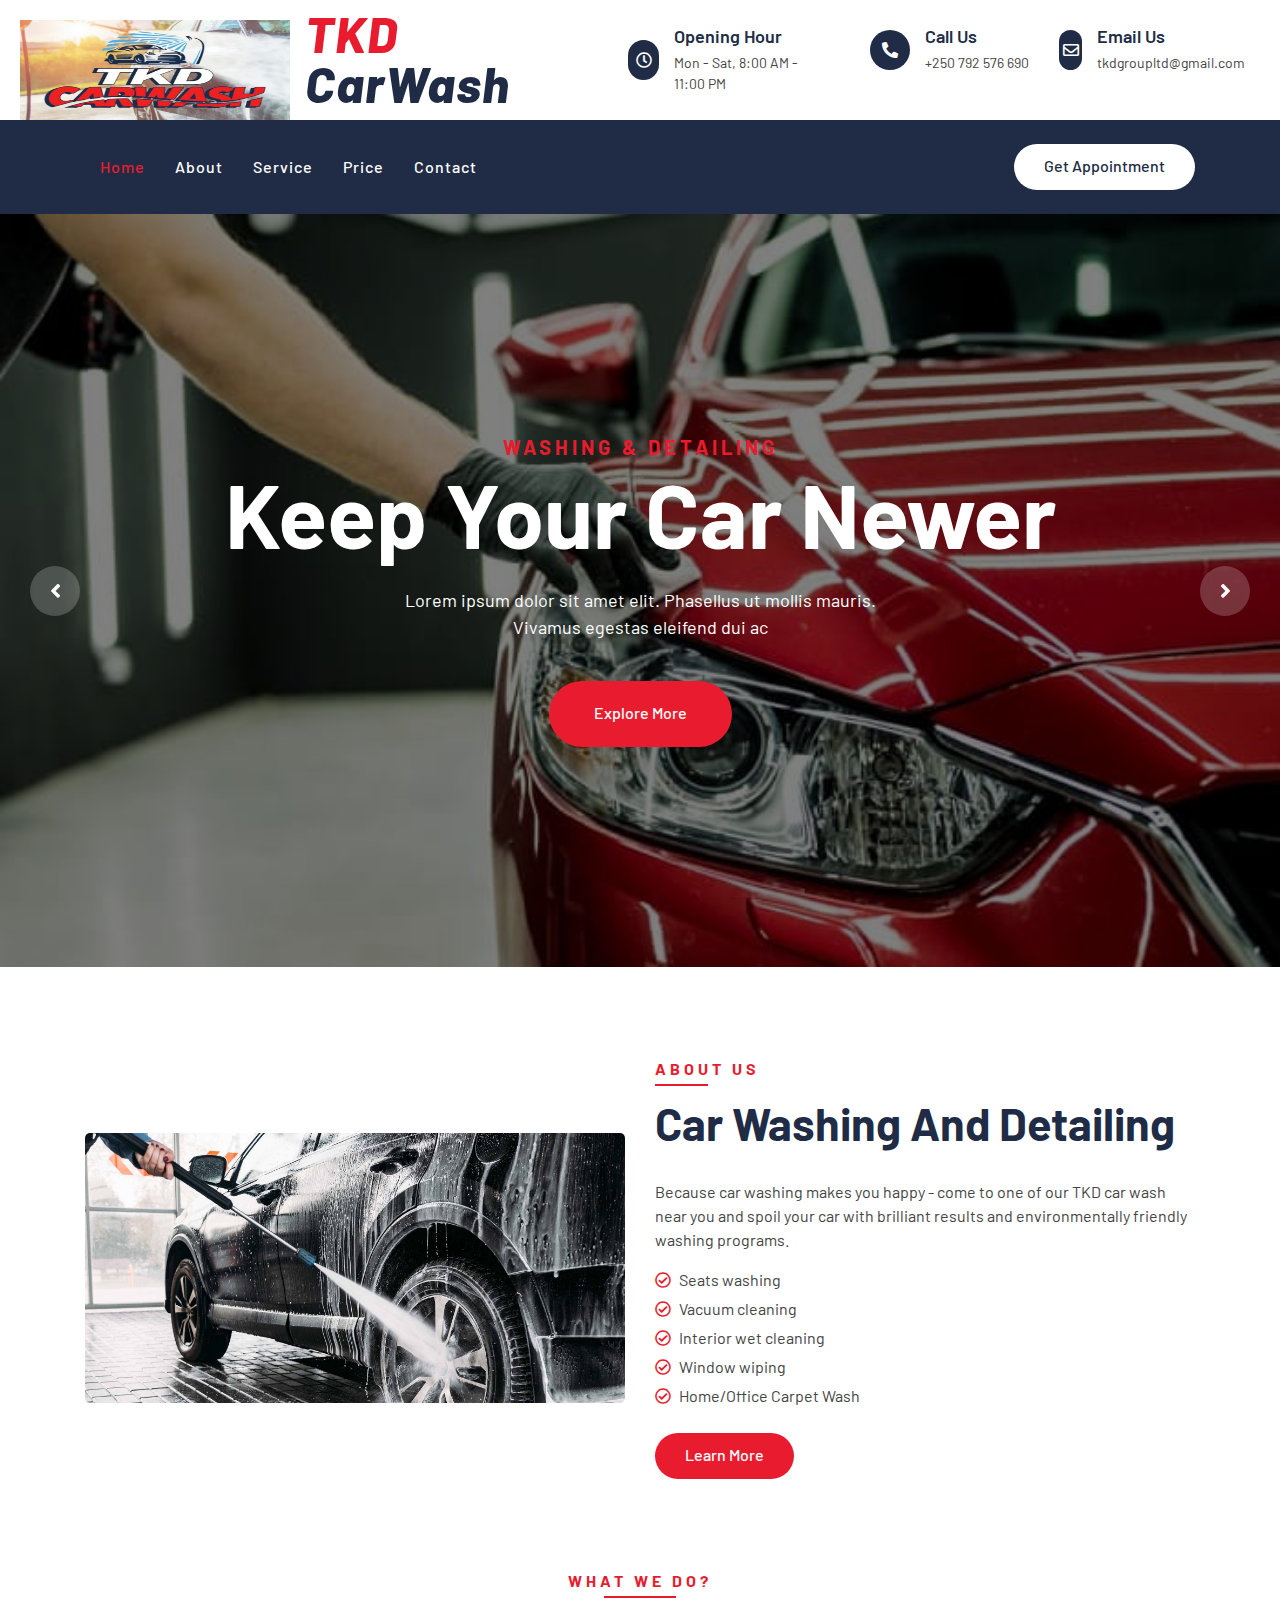
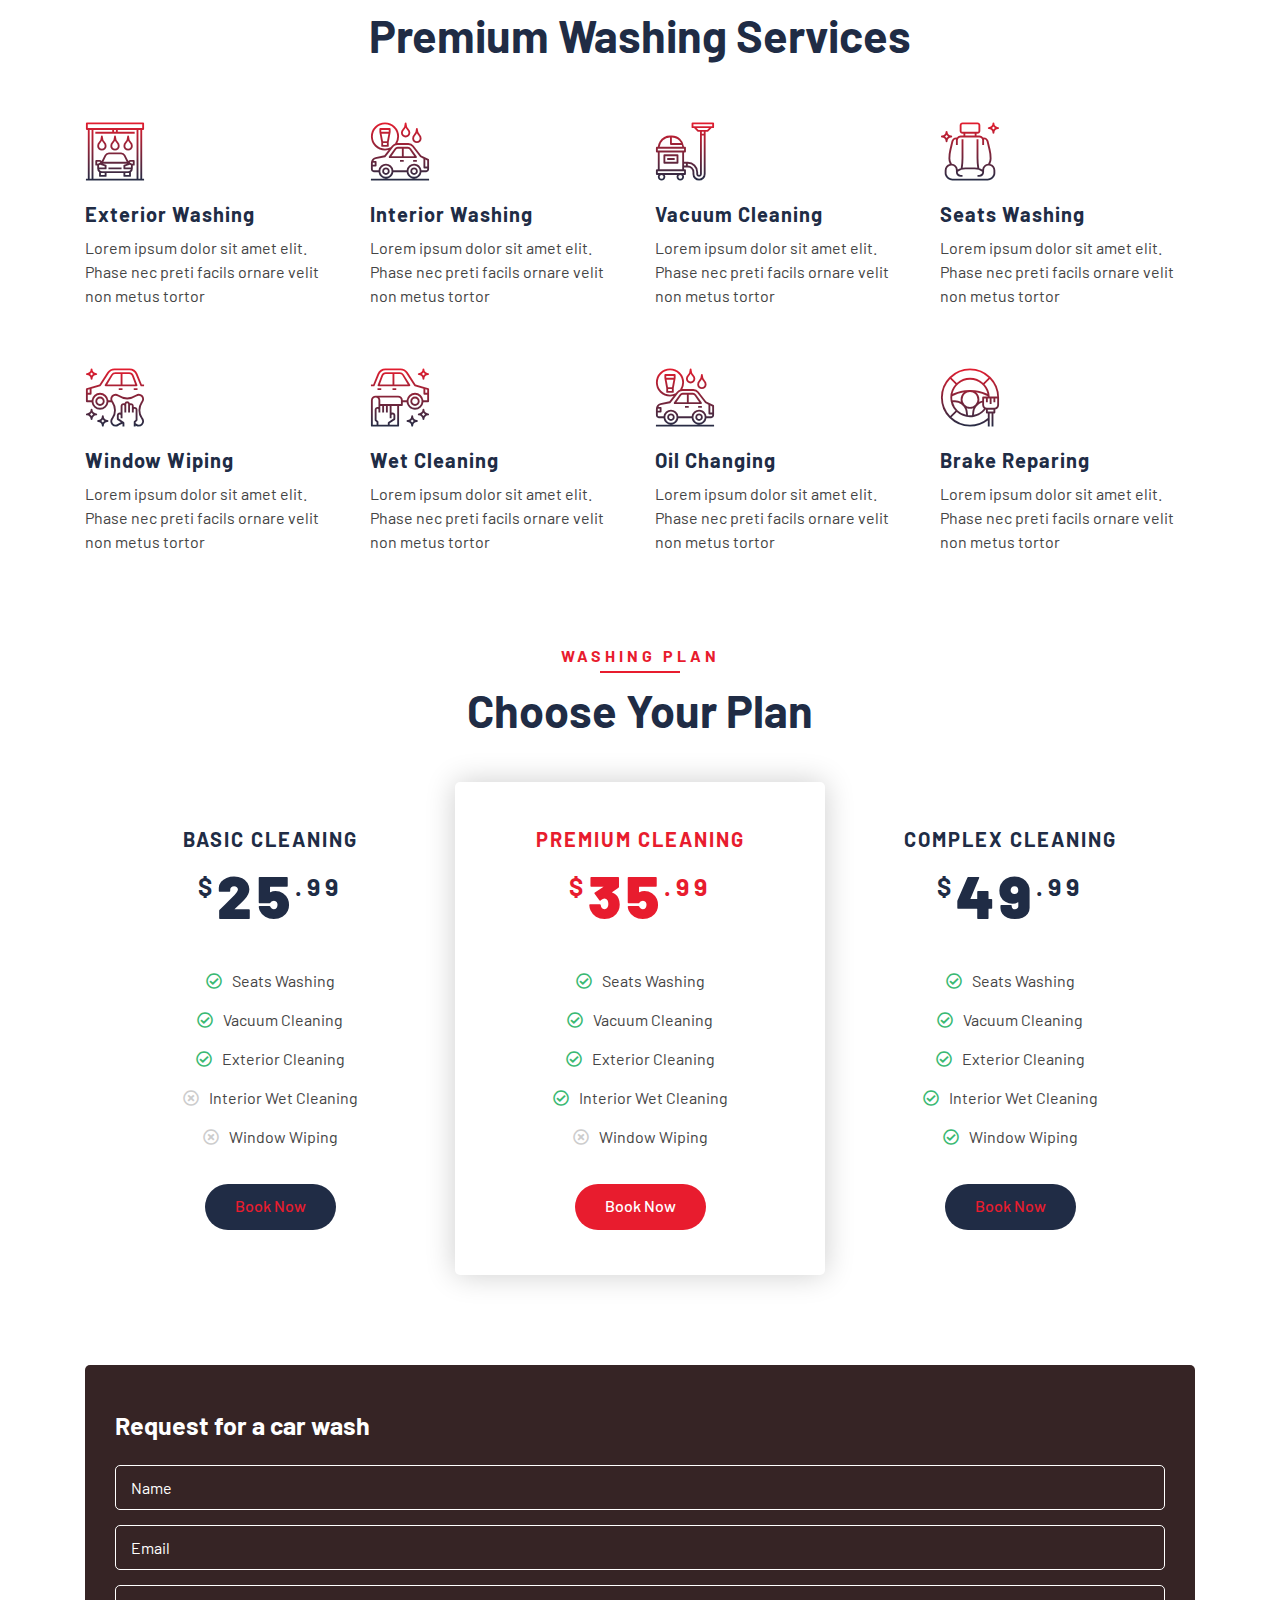
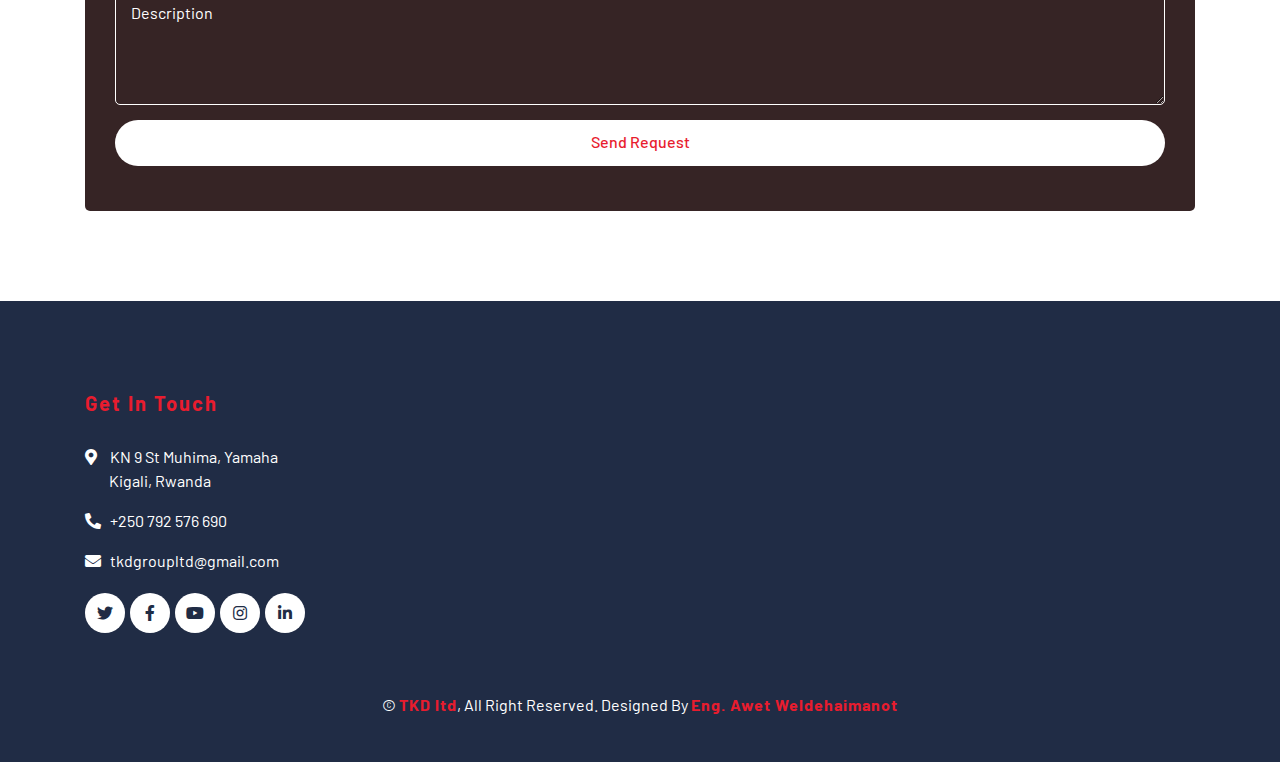
<file: index.html>
<!DOCTYPE html>
<html lang="en">
    <head>
        <meta charset="utf-8">
        <title>TKD - Car Wash</title>
        <meta content="width=device-width, initial-scale=1.0" name="viewport">
        <meta content="Free Website Template" name="keywords">
        <meta content="Free Website Template" name="description">

        <!-- Favicon -->
        <link href="img/favicon.ico" rel="icon">

        <!-- Google Font -->
        <link href="https://fonts.googleapis.com/css2?family=Barlow:wght@400;500;600;700;800;900&display=swap" rel="stylesheet"> 
        
        <!-- CSS Libraries -->
        <link href="https://stackpath.bootstrapcdn.com/bootstrap/4.4.1/css/bootstrap.min.css" rel="stylesheet">
        <link href="https://cdnjs.cloudflare.com/ajax/libs/font-awesome/5.10.0/css/all.min.css" rel="stylesheet">
        <link href="lib/flaticon/font/flaticon.css" rel="stylesheet">
        <link href="lib/animate/animate.min.css" rel="stylesheet">
        <link href="lib/owlcarousel/assets/owl.carousel.min.css" rel="stylesheet">

        <!-- Template Stylesheet -->
        <link href="css/style.css" rel="stylesheet">
    </head>

    <body>
        <!-- Top Bar Start -->
        <p></p>
        <div class="top-bar">
            <a href="index.html">
                <img src="img/logo.png" alt="logo" style="float: left;margin-top: 20px;width: 270px; height: 100px;">
            </a>
            <div class="container">
                <div class="row align-items-center">
                    <div class="col-lg-4 col-md-12">
                        <div class="logo">
                            <a href="index.html">
                                <h1>TKD <span>CarWash</span></h1>
                                <!-- <img src="img/logo2.png" alt="Logo" width="300px"> -->
                            </a>
                        </div>
                    </div>
                    <div class="col-lg-8 col-md-7 d-none d-lg-block">
                        <div class="row">
                            <div class="col-4">
                                <div class="top-bar-item">
                                    <div class="top-bar-icon">
                                        <i class="far fa-clock"></i>
                                    </div>
                                    <div class="top-bar-text">
                                        <h3>Opening Hour</h3>
                                        <p>Mon - Sat, 8:00 AM - 11:00 PM</p>
                                    </div>
                                </div>
                            </div>
                            <div class="col-4">
                                <div class="top-bar-item">
                                    <div class="top-bar-icon">
                                        <i class="fa fa-phone-alt"></i>
                                    </div>
                                    <div class="top-bar-text">
                                        <h3>Call Us</h3>
                                        <p>+250 792 576 690</p>
                                    </div>
                                </div>
                            </div>
                            <div class="col-4">
                                <div class="top-bar-item">
                                    <div class="top-bar-icon">
                                        <i class="far fa-envelope"></i>
                                    </div>
                                    <div class="top-bar-text">
                                        <h3>Email Us</h3>
                                        <p>tkdgroupltd@gmail.com</p>
                                    </div>
                                </div>
                            </div>
                        </div>
                    </div>
                </div>
            </div>
        </div>
        <!-- Top Bar End -->

        <!-- Nav Bar Start -->
        <div class="nav-bar">
            <div class="container">
                <nav class="navbar navbar-expand-lg bg-dark navbar-dark">
                    <a href="#" class="navbar-brand">MENU</a>
                    <button type="button" class="navbar-toggler" data-toggle="collapse" data-target="#navbarCollapse">
                        <span class="navbar-toggler-icon"></span>
                    </button>

                    <div class="collapse navbar-collapse justify-content-between" id="navbarCollapse">
                        <div class="navbar-nav mr-auto">
                            <a href="index.html" class="nav-item nav-link active">Home</a>
                            <a href="about.html" class="nav-item nav-link">About</a>
                            <a href="service.html" class="nav-item nav-link">Service</a>
                            <a href="price.html" class="nav-item nav-link">Price</a>
                            <!-- <a href="location.html" class="nav-item nav-link">Washing Points</a> -->
                            <!-- <div class="nav-item dropdown">
                                <a href="#" class="nav-link dropdown-toggle" data-toggle="dropdown">Pages</a>
                                <div class="dropdown-menu">
                                    <a href="blog.html" class="dropdown-item">Blog Grid</a>
                                    <a href="single.html" class="dropdown-item">Detail Page</a>
                                    <a href="team.html" class="dropdown-item">Team Member</a>
                                    <a href="booking.html" class="dropdown-item">Schedule Booking</a>
                                </div>
                            </div> -->
                            <a href="contact.html" class="nav-item nav-link">Contact</a>
                        </div>
                        <div class="ml-auto">
                            <a class="btn btn-custom" href="#">Get Appointment</a>
                        </div>
                    </div>
                </nav>
            </div>
        </div>
        <!-- Nav Bar End -->


        <!-- Carousel Start -->
        <div class="carousel">
            <div class="container-fluid">
                <div class="owl-carousel">
                    <div class="carousel-item">
                        <div class="carousel-img">
                            <img src="img/clean_car.jpg" alt="Image">
                        </div>
                        <div class="carousel-text">
                            <h3>Washing & Detailing</h3>
                            <h1>Keep your Car Newer</h1>
                            <p>
                                Lorem ipsum dolor sit amet elit. Phasellus ut mollis mauris. Vivamus egestas eleifend dui ac
                            </p>
                            <a class="btn btn-custom" href="">Explore More</a>
                        </div>
                    </div>
                    <div class="carousel-item">
                        <div class="carousel-img">
                            <img src="img/carousel-2.jpg" alt="Image">
                        </div>
                        <div class="carousel-text">
                            <h3>Washing & Detailing</h3>
                            <h1>Quality service for you</h1>
                            <p>
                                Morbi sagittis turpis id suscipit feugiat. Suspendisse eu augue urna. Morbi sagittis orci sodales
                            </p>
                            <a class="btn btn-custom" href="">Explore More</a>
                        </div>
                    </div>
                    <div class="carousel-item">
                        <div class="carousel-img">
                            <img src="img/carousel-3.jpg" alt="Image">
                        </div>
                        <div class="carousel-text">
                            <h3>Washing & Detailing</h3>
                            <h1>Exterior & Interior Washing</h1>
                            <p>
                                Sed ultrices, est eget feugiat accumsan, dui nibh egestas tortor, ut rhoncus nibh ligula euismod quam
                            </p>
                            <a class="btn btn-custom" href="">Explore More</a>
                        </div>
                    </div>
                </div>
            </div>
        </div>
        <!-- Carousel End -->
        

        <!-- About Start -->
        <div class="about">
            <div class="container">
                <div class="row align-items-center">
                    <div class="col-lg-6">
                        <div class="about-img">
                            <img src="img/aboutUs.jpg" alt="Image">
                        </div>
                    </div>
                    <div class="col-lg-6">
                        <div class="section-header text-left">
                            <p>About Us</p>
                            <h2>car washing and detailing</h2>
                        </div>
                        <div class="about-content">
                            <p>
                                Because car washing makes you happy - come to one of our TKD car wash  near you and spoil your car with brilliant results and environmentally friendly washing programs.
                            </p>
                            <ul>
                                <li><i class="far fa-check-circle"></i>Seats washing</li>
                                <li><i class="far fa-check-circle"></i>Vacuum cleaning</li>
                                <li><i class="far fa-check-circle"></i>Interior wet cleaning</li>
                                <li><i class="far fa-check-circle"></i>Window wiping</li>
                                <li><i class="far fa-check-circle"></i>Home/Office Carpet Wash</li>
                            </ul>
                            <a class="btn btn-custom" href="">Learn More</a>
                        </div>
                    </div>
                </div>
            </div>
        </div>
        <!-- About End -->


        <!-- Service Start -->
        <div class="service">
            <div class="container">
                <div class="section-header text-center">
                    <p>What We Do?</p>
                    <h2>Premium Washing Services</h2>
                </div>
                <div class="row">
                    <div class="col-lg-3 col-md-6">
                        <div class="service-item">
                            <i class="flaticon-car-wash-1"></i>
                            <h3>Exterior Washing</h3>
                            <p>Lorem ipsum dolor sit amet elit. Phase nec preti facils ornare velit non metus tortor</p>
                        </div>
                    </div>
                    <div class="col-lg-3 col-md-6">
                        <div class="service-item">
                            <i class="flaticon-car-wash"></i>
                            <h3>Interior Washing</h3>
                            <p>Lorem ipsum dolor sit amet elit. Phase nec preti facils ornare velit non metus tortor</p>
                        </div>
                    </div>
                    <div class="col-lg-3 col-md-6">
                        <div class="service-item">
                            <i class="flaticon-vacuum-cleaner"></i>
                            <h3>Vacuum Cleaning</h3>
                            <p>Lorem ipsum dolor sit amet elit. Phase nec preti facils ornare velit non metus tortor</p>
                        </div>
                    </div>
                    <div class="col-lg-3 col-md-6">
                        <div class="service-item">
                            <i class="flaticon-seat"></i>
                            <h3>Seats Washing</h3>
                            <p>Lorem ipsum dolor sit amet elit. Phase nec preti facils ornare velit non metus tortor</p>
                        </div>
                    </div>
                    <div class="col-lg-3 col-md-6">
                        <div class="service-item">
                            <i class="flaticon-car-service"></i>
                            <h3>Window Wiping</h3>
                            <p>Lorem ipsum dolor sit amet elit. Phase nec preti facils ornare velit non metus tortor</p>
                        </div>
                    </div>
                    <div class="col-lg-3 col-md-6">
                        <div class="service-item">
                            <i class="flaticon-car-service-2"></i>
                            <h3>Wet Cleaning</h3>
                            <p>Lorem ipsum dolor sit amet elit. Phase nec preti facils ornare velit non metus tortor</p>
                        </div>
                    </div>
                    <div class="col-lg-3 col-md-6">
                        <div class="service-item">
                            <i class="flaticon-car-wash"></i>
                            <h3>Oil Changing</h3>
                            <p>Lorem ipsum dolor sit amet elit. Phase nec preti facils ornare velit non metus tortor</p>
                        </div>
                    </div>
                    <div class="col-lg-3 col-md-6">
                        <div class="service-item">
                            <i class="flaticon-brush-1"></i>
                            <h3>Brake Reparing</h3>
                            <p>Lorem ipsum dolor sit amet elit. Phase nec preti facils ornare velit non metus tortor</p>
                        </div>
                    </div>
                </div>
            </div>
        </div>
        <!-- Service End -->
        
        
        <!-- Facts Start -->
        <!-- <div class="facts" data-parallax="scroll" data-image-src="img/facts.jpg">
            <div class="container">
                <div class="row">
                    <div class="col-lg-3 col-md-6">
                        <div class="facts-item">
                            <i class="fa fa-map-marker-alt"></i>
                            <div class="facts-text">
                                <h3 data-toggle="counter-up">25</h3>
                                <p>Service Points</p>
                            </div>
                        </div>
                    </div>
                    <div class="col-lg-3 col-md-6">
                        <div class="facts-item">
                            <i class="fa fa-user"></i>
                            <div class="facts-text">
                                <h3 data-toggle="counter-up">350</h3>
                                <p>Engineers & Workers</p>
                            </div>
                        </div>
                    </div>
                    <div class="col-lg-3 col-md-6">
                        <div class="facts-item">
                            <i class="fa fa-users"></i>
                            <div class="facts-text">
                                <h3 data-toggle="counter-up">1500</h3>
                                <p>Happy Clients</p>
                            </div>
                        </div>
                    </div>
                    <div class="col-lg-3 col-md-6">
                        <div class="facts-item">
                            <i class="fa fa-check"></i>
                            <div class="facts-text">
                                <h3 data-toggle="counter-up">5000</h3>
                                <p>Projects Completed</p>
                            </div>
                        </div>
                    </div>
                </div>
            </div>
        </div> -->
        <!-- Facts End -->
        
        
        <!-- Price Start -->
        <div class="price">
            <div class="container">
                <div class="section-header text-center">
                    <p>Washing Plan</p>
                    <h2>Choose Your Plan</h2>
                </div>
                <div class="row">
                    <div class="col-md-4">
                        <div class="price-item">
                            <div class="price-header">
                                <h3>Basic Cleaning</h3>
                                <h2><span>$</span><strong>25</strong><span>.99</span></h2>
                            </div>
                            <div class="price-body">
                                <ul>
                                    <li><i class="far fa-check-circle"></i>Seats Washing</li>
                                    <li><i class="far fa-check-circle"></i>Vacuum Cleaning</li>
                                    <li><i class="far fa-check-circle"></i>Exterior Cleaning</li>
                                    <li><i class="far fa-times-circle"></i>Interior Wet Cleaning</li>
                                    <li><i class="far fa-times-circle"></i>Window Wiping</li>
                                </ul>
                            </div>
                            <div class="price-footer">
                                <a class="btn btn-custom" href="">Book Now</a>
                            </div>
                        </div>
                    </div>
                    <div class="col-md-4">
                        <div class="price-item featured-item">
                            <div class="price-header">
                                <h3>Premium Cleaning</h3>
                                <h2><span>$</span><strong>35</strong><span>.99</span></h2>
                            </div>
                            <div class="price-body">
                                <ul>
                                    <li><i class="far fa-check-circle"></i>Seats Washing</li>
                                    <li><i class="far fa-check-circle"></i>Vacuum Cleaning</li>
                                    <li><i class="far fa-check-circle"></i>Exterior Cleaning</li>
                                    <li><i class="far fa-check-circle"></i>Interior Wet Cleaning</li>
                                    <li><i class="far fa-times-circle"></i>Window Wiping</li>
                                </ul>
                            </div>
                            <div class="price-footer">
                                <a class="btn btn-custom" href="">Book Now</a>
                            </div>
                        </div>
                    </div>
                    <div class="col-md-4">
                        <div class="price-item">
                            <div class="price-header">
                                <h3>Complex Cleaning</h3>
                                <h2><span>$</span><strong>49</strong><span>.99</span></h2>
                            </div>
                            <div class="price-body">
                                <ul>
                                    <li><i class="far fa-check-circle"></i>Seats Washing</li>
                                    <li><i class="far fa-check-circle"></i>Vacuum Cleaning</li>
                                    <li><i class="far fa-check-circle"></i>Exterior Cleaning</li>
                                    <li><i class="far fa-check-circle"></i>Interior Wet Cleaning</li>
                                    <li><i class="far fa-check-circle"></i>Window Wiping</li>
                                </ul>
                            </div>
                            <div class="price-footer">
                                <a class="btn btn-custom" href="">Book Now</a>
                            </div>
                        </div>
                    </div>
                </div>
            </div>
        </div>
        <!-- Price End -->
        
        
        <!-- Location Start -->
        <div class="location">
            <div class="container" style="align-items: center;">
                    <div class="row-md-6">

                        <div class="location-form" >
                            <h3>Request for a car wash</h3>
                            <form>
                                <div class="control-group">
                                    <input type="text" class="form-control" placeholder="Name" required="required" />
                                </div>
                                <div class="control-group">
                                    <input type="email" class="form-control" placeholder="Email" required="required" />
                                </div>
                                <div class="control-group">
                                    <textarea class="form-control" placeholder="Description" required="required"></textarea>
                                </div>
                                <div>
                                    <button class="btn btn-custom" type="submit">Send Request</button>
                                </div>
                            </form>
                        </div>
                    </center>
                    </div>
                </div>
            </div>
        </div>
        <!-- Location End -->


        <!-- Team Start -->
        <!-- <div class="team">
            <div class="container">
                <div class="section-header text-center">
                    <p>Meet Our Team</p>
                    <h2>Our Engineers & Workers</h2>
                </div>
                <div class="row">
                    <div class="col-lg-3 col-md-6">
                        <div class="team-item">
                            <div class="team-img">
                                <img src="img/team-1.jpg" alt="Team Image">
                            </div>
                            <div class="team-text">
                                <h2>Donald John</h2>
                                <p>Engineer</p>
                                <div class="team-social">
                                    <a href=""><i class="fab fa-twitter"></i></a>
                                    <a href=""><i class="fab fa-facebook-f"></i></a>
                                    <a href=""><i class="fab fa-linkedin-in"></i></a>
                                    <a href=""><i class="fab fa-instagram"></i></a>
                                </div>
                            </div>
                        </div>
                    </div>
                    <div class="col-lg-3 col-md-6">
                        <div class="team-item">
                            <div class="team-img">
                                <img src="img/team-2.jpg" alt="Team Image">
                            </div>
                            <div class="team-text">
                                <h2>Adam Phillips</h2>
                                <p>Engineer</p>
                                <div class="team-social">
                                    <a href=""><i class="fab fa-twitter"></i></a>
                                    <a href=""><i class="fab fa-facebook-f"></i></a>
                                    <a href=""><i class="fab fa-linkedin-in"></i></a>
                                    <a href=""><i class="fab fa-instagram"></i></a>
                                </div>
                            </div>
                        </div>
                    </div>
                    <div class="col-lg-3 col-md-6">
                        <div class="team-item">
                            <div class="team-img">
                                <img src="img/team-3.jpg" alt="Team Image">
                            </div>
                            <div class="team-text">
                                <h2>Thomas Olsen</h2>
                                <p>Worker</p>
                                <div class="team-social">
                                    <a href=""><i class="fab fa-twitter"></i></a>
                                    <a href=""><i class="fab fa-facebook-f"></i></a>
                                    <a href=""><i class="fab fa-linkedin-in"></i></a>
                                    <a href=""><i class="fab fa-instagram"></i></a>
                                </div>
                            </div>
                        </div>
                    </div>
                    <div class="col-lg-3 col-md-6">
                        <div class="team-item">
                            <div class="team-img">
                                <img src="img/team-4.jpg" alt="Team Image">
                            </div>
                            <div class="team-text">
                                <h2>James Alien</h2>
                                <p>Worker</p>
                                <div class="team-social">
                                    <a href=""><i class="fab fa-twitter"></i></a>
                                    <a href=""><i class="fab fa-facebook-f"></i></a>
                                    <a href=""><i class="fab fa-linkedin-in"></i></a>
                                    <a href=""><i class="fab fa-instagram"></i></a>
                                </div>
                            </div>
                        </div>
                    </div>
                </div>
            </div>
        </div> -->
        <!-- Team End -->
        
        
        <!-- Testimonial Start -->
        <!-- <div class="testimonial">
            <div class="container">
                <div class="section-header text-center">
                    <p>Testimonial</p>
                    <h2>What our clients say</h2>
                </div>
                <div class="owl-carousel testimonials-carousel">
                    <div class="testimonial-item">
                        <img src="img/testimonial-1.jpg" alt="Image">
                        <div class="testimonial-text">
                            <h3>Client Name</h3>
                            <h4>Profession</h4>
                            <p>
                                Lorem ipsum dolor sit amet elit. Phasel preti mi facilis ornare velit non vulputa. Aliqu metus tortor auctor gravid
                            </p>
                        </div>
                    </div>
                    <div class="testimonial-item">
                        <img src="img/testimonial-2.jpg" alt="Image">
                        <div class="testimonial-text">
                            <h3>Client Name</h3>
                            <h4>Profession</h4>
                            <p>
                                Lorem ipsum dolor sit amet elit. Phasel preti mi facilis ornare velit non vulputa. Aliqu metus tortor auctor gravid
                            </p>
                        </div>
                    </div>
                    <div class="testimonial-item">
                        <img src="img/testimonial-3.jpg" alt="Image">
                        <div class="testimonial-text">
                            <h3>Client Name</h3>
                            <h4>Profession</h4>
                            <p>
                                Lorem ipsum dolor sit amet elit. Phasel preti mi facilis ornare velit non vulputa. Aliqu metus tortor auctor gravid
                            </p>
                        </div>
                    </div>
                    <div class="testimonial-item">
                        <img src="img/testimonial-4.jpg" alt="Image">
                        <div class="testimonial-text">
                            <h3>Client Name</h3>
                            <h4>Profession</h4>
                            <p>
                                Lorem ipsum dolor sit amet elit. Phasel preti mi facilis ornare velit non vulputa. Aliqu metus tortor auctor gravid
                            </p>
                        </div>
                    </div>
                </div>
            </div>
        </div> -->
        <!-- Testimonial End -->


        <!-- Blog Start -->
        <!-- <div class="blog">
            <div class="container">
                <div class="section-header text-center">
                    <p>Our Blog</p>
                    <h2>Latest news & articles</h2>
                </div>
                <div class="row">
                    <div class="col-lg-4">
                        <div class="blog-item">
                            <div class="blog-img">
                                <img src="img/blog-1.jpg" alt="Image">
                                <div class="meta-date">
                                    <span>01</span>
                                    <strong>Jan</strong>
                                    <span>2045</span>
                                </div>
                            </div>
                            <div class="blog-text">
                                <h3><a href="#">Lorem ipsum dolor sit amet</a></h3>
                                <p>
                                    Lorem ipsum dolor sit amet elit. Pellent iaculis blandit lorem, quis convall diam eleife. Nam in arcu sit amet massa ferment quis enim. Nunc  augue velit metus congue eget semper
                                </p>
                            </div>
                            <div class="blog-meta">
                                <p><i class="fa fa-user"></i><a href="">Admin</a></p>
                                <p><i class="fa fa-folder"></i><a href="">Web Design</a></p>
                                <p><i class="fa fa-comments"></i><a href="">15 Comments</a></p>
                            </div>
                        </div>
                    </div>
                    <div class="col-lg-4">
                        <div class="blog-item">
                            <div class="blog-img">
                                <img src="img/blog-2.jpg" alt="Image">
                                <div class="meta-date">
                                    <span>01</span>
                                    <strong>Jan</strong>
                                    <span>2045</span>
                                </div>
                            </div>
                            <div class="blog-text">
                                <h3><a href="#">Lorem ipsum dolor sit amet</a></h3>
                                <p>
                                    Lorem ipsum dolor sit amet elit. Pellent iaculis blandit lorem, quis convall diam eleife. Nam in arcu sit amet massa ferment quis enim. Nunc  augue velit metus congue eget semper
                                </p>
                            </div>
                            <div class="blog-meta">
                                <p><i class="fa fa-user"></i><a href="">Admin</a></p>
                                <p><i class="fa fa-folder"></i><a href="">Web Design</a></p>
                                <p><i class="fa fa-comments"></i><a href="">15 Comments</a></p>
                            </div>
                        </div>
                    </div>
                    <div class="col-lg-4">
                        <div class="blog-item">
                            <div class="blog-img">
                                <img src="img/blog-3.jpg" alt="Image">
                                <div class="meta-date">
                                    <span>01</span>
                                    <strong>Jan</strong>
                                    <span>2045</span>
                                </div>
                            </div>
                            <div class="blog-text">
                                <h3><a href="#">Lorem ipsum dolor sit amet</a></h3>
                                <p>
                                    Lorem ipsum dolor sit amet elit. Pellent iaculis blandit lorem, quis convall diam eleife. Nam in arcu sit amet massa ferment quis enim. Nunc  augue velit metus congue eget semper
                                </p>
                            </div>
                            <div class="blog-meta">
                                <p><i class="fa fa-user"></i><a href="">Admin</a></p>
                                <p><i class="fa fa-folder"></i><a href="">Web Design</a></p>
                                <p><i class="fa fa-comments"></i><a href="">15 Comments</a></p>
                            </div>
                        </div>
                    </div>
                </div>
            </div>
        </div> -->
        <!-- Blog End -->


        <!-- Footer Start -->
        <div class="footer">
            <div class="container">
                <div class="row">
                    <div class="col-lg-3 col-md-6">
                        <div class="footer-contact">
                            <h2>Get In Touch</h2>
                            <p><i class="fa fa-map-marker-alt"></i>KN 9 St Muhima, Yamaha<br> &nbsp;&nbsp;&nbsp;&nbsp;&nbsp;&nbsp;&nbsp;&nbsp;Kigali, Rwanda</p>
                            <p><i class="fa fa-phone-alt"></i>+250 792 576 690</p>
                            <p><i class="fa fa-envelope"></i>tkdgroupltd@gmail.com</p>
                            <div class="footer-social">
                                <a class="btn" href=""><i class="fab fa-twitter"></i></a>
                                <a class="btn" href=""><i class="fab fa-facebook-f"></i></a>
                                <a class="btn" href=""><i class="fab fa-youtube"></i></a>
                                <a class="btn" href=""><i class="fab fa-instagram"></i></a>
                                <a class="btn" href=""><i class="fab fa-linkedin-in"></i></a>
                            </div>
                        </div>
                    </div>
                    <!-- <div class="col-lg-3 col-md-6">
                        <div class="footer-link">
                            <h2>Popular Links</h2>
                            <a href="">About Us</a>
                            <a href="">Contact Us</a>
                            <a href="">Our Service</a>
                            <a href="">Service Points</a>
                            <a href="">Pricing Plan</a>
                        </div>
                    </div>
                    <div class="col-lg-3 col-md-6">
                        <div class="footer-link">
                            <h2>Useful Links</h2>
                            <a href="">Terms of use</a>
                            <a href="">Privacy policy</a>
                            <a href="">Cookies</a>
                            <a href="">Help</a>
                            <a href="">FQAs</a>
                        </div>
                    </div>
                    <div class="col-lg-3 col-md-6">
                        <div class="footer-newsletter">
                            <h2>Newsletter</h2>
                            <form>
                                <input class="form-control" placeholder="Full Name">
                                <input class="form-control" placeholder="Email">
                                <button class="btn btn-custom">Submit</button>
                            </form>
                        </div>
                    </div> -->
                </div>
            </div>
            <div class="container copyright">
                <p>&copy; <a href="#">TKD ltd</a>, All Right Reserved. Designed By <a href="https://github.com/Awate19">Eng. Awet Weldehaimanot</a></p>
            </div>
        </div>
        <!-- Footer End -->
        
        <!-- Back to top button -->
        <a href="#" class="back-to-top"><i class="fa fa-chevron-up"></i></a>
        
        <!-- Pre Loader -->
        <div id="loader" class="show">
            <div class="loader"></div>
        </div>

        <!-- JavaScript Libraries -->
        <script src="https://code.jquery.com/jquery-3.4.1.min.js"></script>
        <script src="https://stackpath.bootstrapcdn.com/bootstrap/4.4.1/js/bootstrap.bundle.min.js"></script>
        <script src="lib/easing/easing.min.js"></script>
        <script src="lib/owlcarousel/owl.carousel.min.js"></script>
        <script src="lib/waypoints/waypoints.min.js"></script>
        <script src="lib/counterup/counterup.min.js"></script>
        
        <!-- Contact Javascript File -->
        <script src="mail/jqBootstrapValidation.min.js"></script>
        <script src="mail/contact.js"></script>

        <!-- Template Javascript -->
        <script src="js/main.js"></script>
    </body>
</html>
</file>
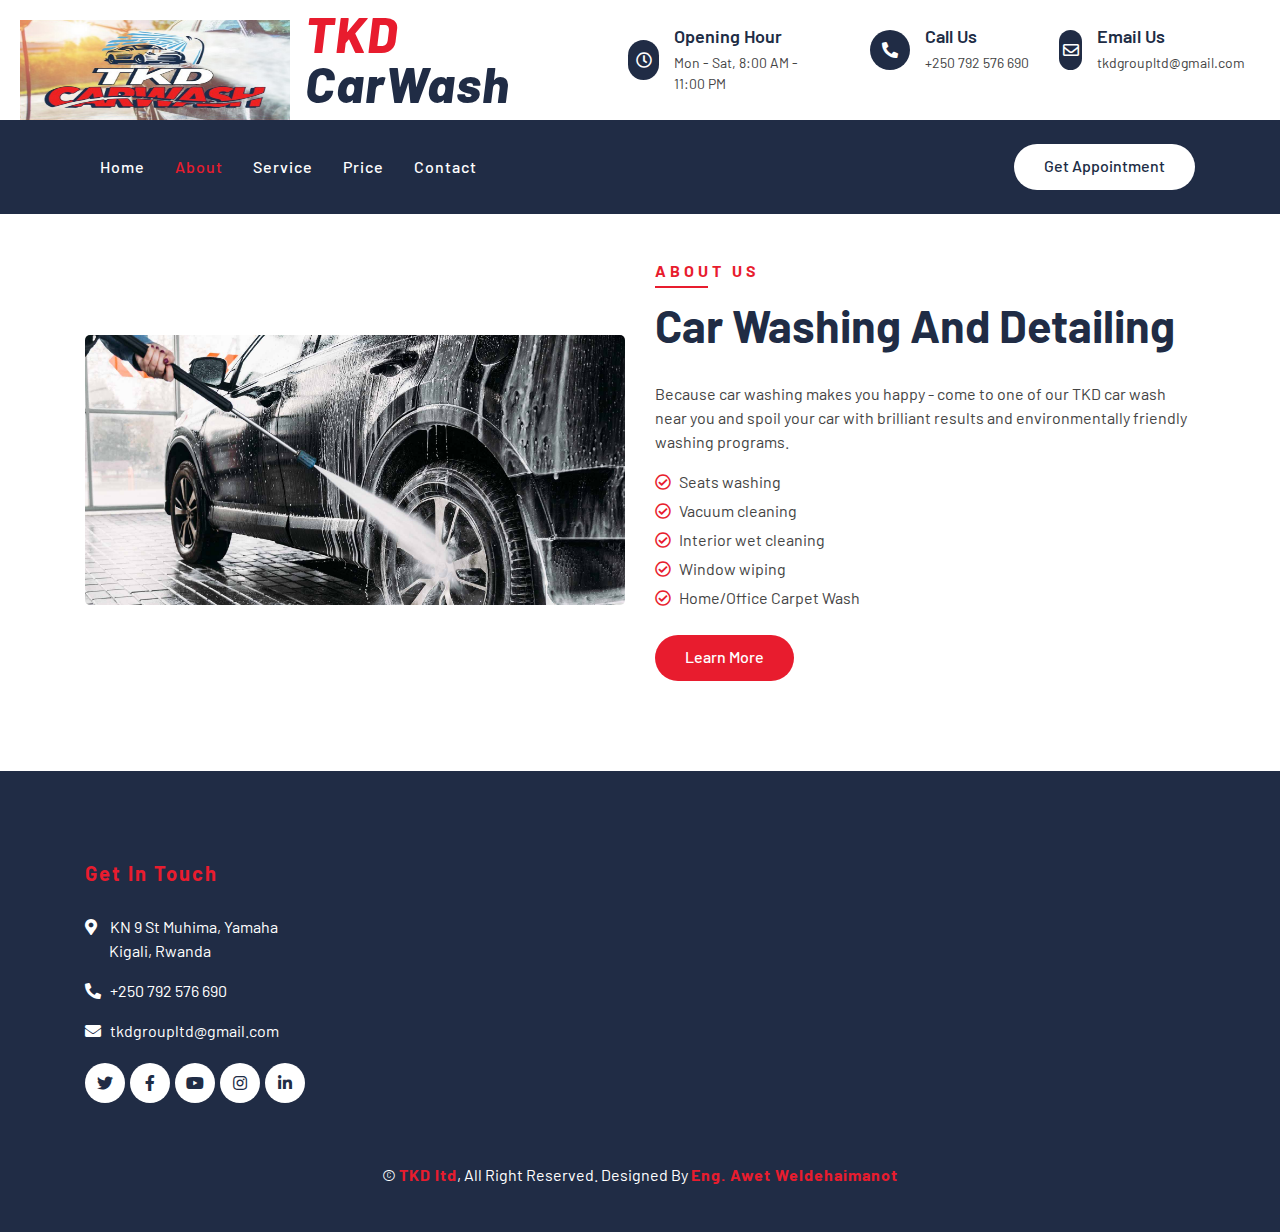
<file: about.html>
<!DOCTYPE html>
<html lang="en">
    <head>
        <meta charset="utf-8">
        <title>AutoWash - Car Wash Website Template</title>
        <meta content="width=device-width, initial-scale=1.0" name="viewport">
        <meta content="Free Website Template" name="keywords">
        <meta content="Free Website Template" name="description">

        <!-- Favicon -->
        <link href="img/favicon.ico" rel="icon">

        <!-- Google Font -->
        <link href="https://fonts.googleapis.com/css2?family=Barlow:wght@400;500;600;700;800;900&display=swap" rel="stylesheet"> 
        
        <!-- CSS Libraries -->
        <link href="https://stackpath.bootstrapcdn.com/bootstrap/4.4.1/css/bootstrap.min.css" rel="stylesheet">
        <link href="https://cdnjs.cloudflare.com/ajax/libs/font-awesome/5.10.0/css/all.min.css" rel="stylesheet">
        <link href="lib/flaticon/font/flaticon.css" rel="stylesheet">
        <link href="lib/animate/animate.min.css" rel="stylesheet">
        <link href="lib/owlcarousel/assets/owl.carousel.min.css" rel="stylesheet">

        <!-- Template Stylesheet -->
        <link href="css/style.css" rel="stylesheet">
    </head>

    <body>
        <!-- Top Bar Start -->
        <p></p>
        <div class="top-bar">
            <a href="index.html">
                <img src="img/logo.png" alt="logo" style="float: left;margin-top: 20px;width: 270px; height: 100px;">
            </a>
            <div class="container">
                <div class="row align-items-center">
                    <div class="col-lg-4 col-md-12">
                        <div class="logo">
                            <a href="index.html">
                                <h1>TKD <span>CarWash</span></h1>
                                <!-- <img src="img/logo2.png" alt="Logo" width="300px"> -->
                            </a>
                        </div>
                    </div>
                    <div class="col-lg-8 col-md-7 d-none d-lg-block">
                        <div class="row">
                            <div class="col-4">
                                <div class="top-bar-item">
                                    <div class="top-bar-icon">
                                        <i class="far fa-clock"></i>
                                    </div>
                                    <div class="top-bar-text">
                                        <h3>Opening Hour</h3>
                                        <p>Mon - Sat, 8:00 AM - 11:00 PM</p>
                                    </div>
                                </div>
                            </div>
                            <div class="col-4">
                                <div class="top-bar-item">
                                    <div class="top-bar-icon">
                                        <i class="fa fa-phone-alt"></i>
                                    </div>
                                    <div class="top-bar-text">
                                        <h3>Call Us</h3>
                                        <p>+250 792 576 690</p>
                                    </div>
                                </div>
                            </div>
                            <div class="col-4">
                                <div class="top-bar-item">
                                    <div class="top-bar-icon">
                                        <i class="far fa-envelope"></i>
                                    </div>
                                    <div class="top-bar-text">
                                        <h3>Email Us</h3>
                                        <p>tkdgroupltd@gmail.com</p>
                                    </div>
                                </div>
                            </div>
                        </div>
                    </div>
                </div>
            </div>
        </div>
        <!-- Top Bar End -->

        <!-- Nav Bar Start -->
        <div class="nav-bar">
            <div class="container">
                <nav class="navbar navbar-expand-lg bg-dark navbar-dark">
                    <a href="#" class="navbar-brand">MENU</a>
                    <button type="button" class="navbar-toggler" data-toggle="collapse" data-target="#navbarCollapse">
                        <span class="navbar-toggler-icon"></span>
                    </button>

                    <div class="collapse navbar-collapse justify-content-between" id="navbarCollapse">
                        <div class="navbar-nav mr-auto">
                            <a href="index.html" class="nav-item nav-link">Home</a>
                            <a href="about.html" class="nav-item nav-link active">About</a>
                            <a href="service.html" class="nav-item nav-link">Service</a>
                            <a href="price.html" class="nav-item nav-link">Price</a>
                            <!-- <a href="location.html" class="nav-item nav-link">Washing Points</a> -->
                            <!-- <div class="nav-item dropdown">
                                <a href="#" class="nav-link dropdown-toggle" data-toggle="dropdown">Pages</a>
                                <div class="dropdown-menu">
                                    <a href="blog.html" class="dropdown-item">Blog Grid</a>
                                    <a href="single.html" class="dropdown-item">Detail Page</a>
                                    <a href="team.html" class="dropdown-item">Team Member</a>
                                    <a href="booking.html" class="dropdown-item">Schedule Booking</a>
                                </div>
                            </div> -->
                            <a href="contact.html" class="nav-item nav-link">Contact</a>
                        </div>
                        <div class="ml-auto">
                            <a class="btn btn-custom" href="#">Get Appointment</a>
                        </div>
                    </div>
                </nav>
            </div>
        </div>
        <!-- Nav Bar End -->

        
        
        <!-- Page Header Start -->
        <!-- <div class="page-header">
            <div class="container">
                <div class="row">
                    <div class="col-12">
                        <h2>About Us</h2>
                    </div>
                    <div class="col-12">
                        <a href="">Home</a>
                        <a href="">About Us</a>
                    </div>
                </div>
            </div>
        </div> -->
        <!-- Page Header End -->
        

        <!-- About Start -->
        <div class="about">
            <div class="container">
                <div class="row align-items-center">
                    <div class="col-lg-6">
                        <div class="about-img">
                            <img src="img/aboutUs.jpg" alt="Image">
                        </div>
                    </div>
                    <div class="col-lg-6">
                        <div class="section-header text-left">
                            <p>About Us</p>
                            <h2>car washing and detailing</h2>
                        </div>
                        <div class="about-content">
                            <p>
                                Because car washing makes you happy - come to one of our TKD car wash  near you and spoil your car with brilliant results and environmentally friendly washing programs.
                            </p>
                            <ul>
                                <li><i class="far fa-check-circle"></i>Seats washing</li>
                                <li><i class="far fa-check-circle"></i>Vacuum cleaning</li>
                                <li><i class="far fa-check-circle"></i>Interior wet cleaning</li>
                                <li><i class="far fa-check-circle"></i>Window wiping</li>
                                <li><i class="far fa-check-circle"></i>Home/Office Carpet Wash</li>
                            </ul>
                            <a class="btn btn-custom" href="">Learn More</a>
                        </div>
                    </div>
                </div>
            </div>
        </div>
        <!-- About End -->
        
        
        <!-- Facts Start -->
        <!-- <div class="facts" data-parallax="scroll" data-image-src="img/facts.jpg">
            <div class="container">
                <div class="row">
                    <div class="col-lg-3 col-md-6">
                        <div class="facts-item">
                            <i class="fa fa-map-marker-alt"></i>
                            <div class="facts-text">
                                <h3 data-toggle="counter-up">25</h3>
                                <p>Service Points</p>
                            </div>
                        </div>
                    </div>
                    <div class="col-lg-3 col-md-6">
                        <div class="facts-item">
                            <i class="fa fa-user"></i>
                            <div class="facts-text">
                                <h3 data-toggle="counter-up">350</h3>
                                <p>Engineers & Workers</p>
                            </div>
                        </div>
                    </div>
                    <div class="col-lg-3 col-md-6">
                        <div class="facts-item">
                            <i class="fa fa-users"></i>
                            <div class="facts-text">
                                <h3 data-toggle="counter-up">1500</h3>
                                <p>Happy Clients</p>
                            </div>
                        </div>
                    </div>
                    <div class="col-lg-3 col-md-6">
                        <div class="facts-item">
                            <i class="fa fa-check"></i>
                            <div class="facts-text">
                                <h3 data-toggle="counter-up">5000</h3>
                                <p>Projects Completed</p>
                            </div>
                        </div>
                    </div>
                </div>
            </div>
        </div> -->
        <!-- Facts End -->


        <!-- Team Start -->
        <!-- <div class="team">
            <div class="container">
                <div class="section-header text-center">
                    <p>Meet Our Team</p>
                    <h2>Our Engineers & Workers</h2>
                </div>
                <div class="row">
                    <div class="col-lg-3 col-md-6">
                        <div class="team-item">
                            <div class="team-img">
                                <img src="img/team-1.jpg" alt="Team Image">
                            </div>
                            <div class="team-text">
                                <h2>Donald John</h2>
                                <p>Engineer</p>
                                <div class="team-social">
                                    <a href=""><i class="fab fa-twitter"></i></a>
                                    <a href=""><i class="fab fa-facebook-f"></i></a>
                                    <a href=""><i class="fab fa-linkedin-in"></i></a>
                                    <a href=""><i class="fab fa-instagram"></i></a>
                                </div>
                            </div>
                        </div>
                    </div>
                    <div class="col-lg-3 col-md-6">
                        <div class="team-item">
                            <div class="team-img">
                                <img src="img/team-2.jpg" alt="Team Image">
                            </div>
                            <div class="team-text">
                                <h2>Adam Phillips</h2>
                                <p>Engineer</p>
                                <div class="team-social">
                                    <a href=""><i class="fab fa-twitter"></i></a>
                                    <a href=""><i class="fab fa-facebook-f"></i></a>
                                    <a href=""><i class="fab fa-linkedin-in"></i></a>
                                    <a href=""><i class="fab fa-instagram"></i></a>
                                </div>
                            </div>
                        </div>
                    </div>
                    <div class="col-lg-3 col-md-6">
                        <div class="team-item">
                            <div class="team-img">
                                <img src="img/team-3.jpg" alt="Team Image">
                            </div>
                            <div class="team-text">
                                <h2>Thomas Olsen</h2>
                                <p>Worker</p>
                                <div class="team-social">
                                    <a href=""><i class="fab fa-twitter"></i></a>
                                    <a href=""><i class="fab fa-facebook-f"></i></a>
                                    <a href=""><i class="fab fa-linkedin-in"></i></a>
                                    <a href=""><i class="fab fa-instagram"></i></a>
                                </div>
                            </div>
                        </div>
                    </div>
                    <div class="col-lg-3 col-md-6">
                        <div class="team-item">
                            <div class="team-img">
                                <img src="img/team-4.jpg" alt="Team Image">
                            </div>
                            <div class="team-text">
                                <h2>James Alien</h2>
                                <p>Worker</p>
                                <div class="team-social">
                                    <a href=""><i class="fab fa-twitter"></i></a>
                                    <a href=""><i class="fab fa-facebook-f"></i></a>
                                    <a href=""><i class="fab fa-linkedin-in"></i></a>
                                    <a href=""><i class="fab fa-instagram"></i></a>
                                </div>
                            </div>
                        </div>
                    </div>
                </div>
            </div>
        </div> -->
        <!-- Team End -->


        <!-- Footer Start -->
        <div class="footer">
            <div class="container">
                <div class="row">
                    <div class="col-lg-3 col-md-6">
                        <div class="footer-contact">
                            <h2>Get In Touch</h2>
                            <p><i class="fa fa-map-marker-alt"></i>KN 9 St Muhima, Yamaha<br> &nbsp;&nbsp;&nbsp;&nbsp;&nbsp;&nbsp;&nbsp;&nbsp;Kigali, Rwanda</p>
                            <p><i class="fa fa-phone-alt"></i>+250 792 576 690</p>
                            <p><i class="fa fa-envelope"></i>tkdgroupltd@gmail.com</p>
                            <div class="footer-social">
                                <a class="btn" href=""><i class="fab fa-twitter"></i></a>
                                <a class="btn" href=""><i class="fab fa-facebook-f"></i></a>
                                <a class="btn" href=""><i class="fab fa-youtube"></i></a>
                                <a class="btn" href=""><i class="fab fa-instagram"></i></a>
                                <a class="btn" href=""><i class="fab fa-linkedin-in"></i></a>
                            </div>
                        </div>
                    </div>
                    <!-- <div class="col-lg-3 col-md-6">
                        <div class="footer-link">
                            <h2>Popular Links</h2>
                            <a href="">About Us</a>
                            <a href="">Contact Us</a>
                            <a href="">Our Service</a>
                            <a href="">Service Points</a>
                            <a href="">Pricing Plan</a>
                        </div>
                    </div>
                    <div class="col-lg-3 col-md-6">
                        <div class="footer-link">
                            <h2>Useful Links</h2>
                            <a href="">Terms of use</a>
                            <a href="">Privacy policy</a>
                            <a href="">Cookies</a>
                            <a href="">Help</a>
                            <a href="">FQAs</a>
                        </div>
                    </div>
                    <div class="col-lg-3 col-md-6">
                        <div class="footer-newsletter">
                            <h2>Newsletter</h2>
                            <form>
                                <input class="form-control" placeholder="Full Name">
                                <input class="form-control" placeholder="Email">
                                <button class="btn btn-custom">Submit</button>
                            </form>
                        </div>
                    </div> -->
                </div>
            </div>
            <div class="container copyright">
                <p>&copy; <a href="#">TKD ltd</a>, All Right Reserved. Designed By <a href="https://github.com/Awate19">Eng. Awet Weldehaimanot</a></p>
            </div>
        </div>
        <!-- Footer End -->
        
        <!-- Back to top button -->
        <a href="#" class="back-to-top"><i class="fa fa-chevron-up"></i></a>
        
        <!-- Pre Loader -->
        <div id="loader" class="show">
            <div class="loader"></div>
        </div>

        <!-- JavaScript Libraries -->
        <script src="https://code.jquery.com/jquery-3.4.1.min.js"></script>
        <script src="https://stackpath.bootstrapcdn.com/bootstrap/4.4.1/js/bootstrap.bundle.min.js"></script>
        <script src="lib/easing/easing.min.js"></script>
        <script src="lib/owlcarousel/owl.carousel.min.js"></script>
        <script src="lib/waypoints/waypoints.min.js"></script>
        <script src="lib/counterup/counterup.min.js"></script>
        
        <!-- Contact Javascript File -->
        <script src="mail/jqBootstrapValidation.min.js"></script>
        <script src="mail/contact.js"></script>

        <!-- Template Javascript -->
        <script src="js/main.js"></script>
    </body>
</html>
</file>
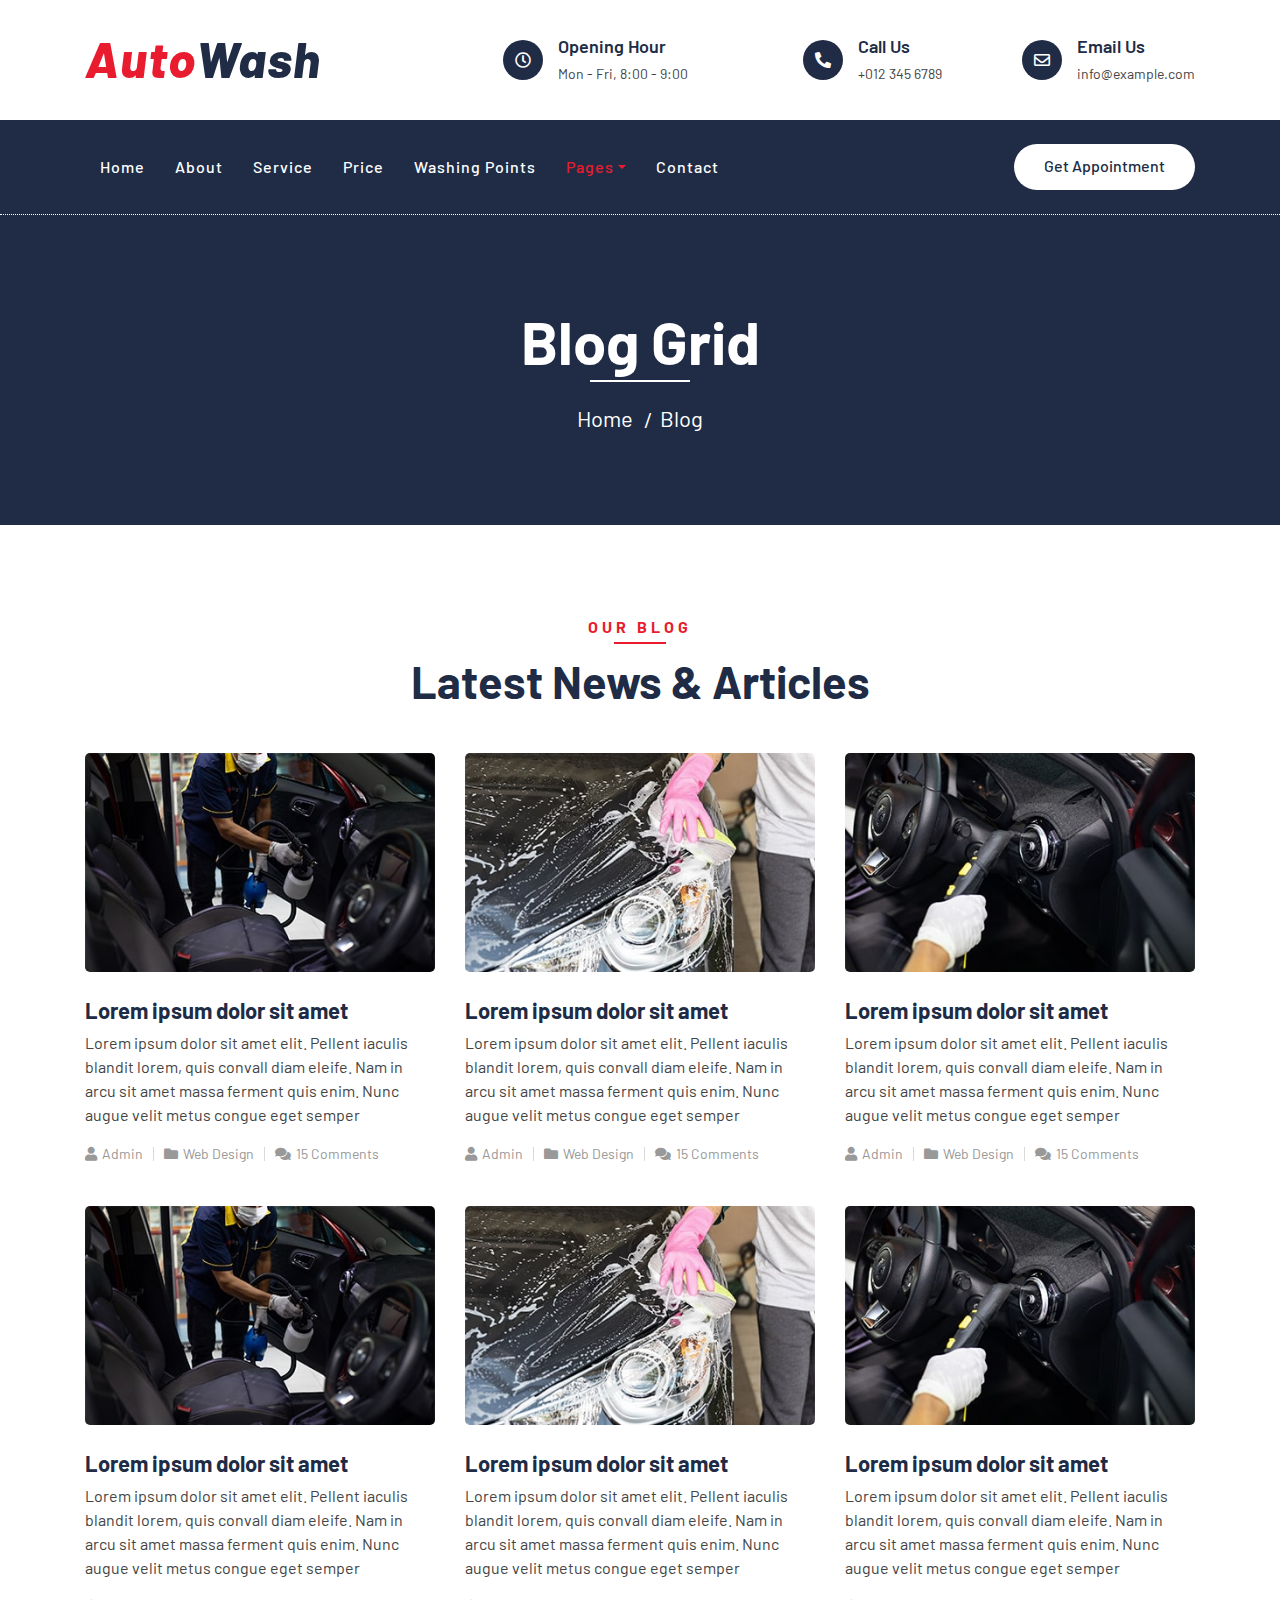
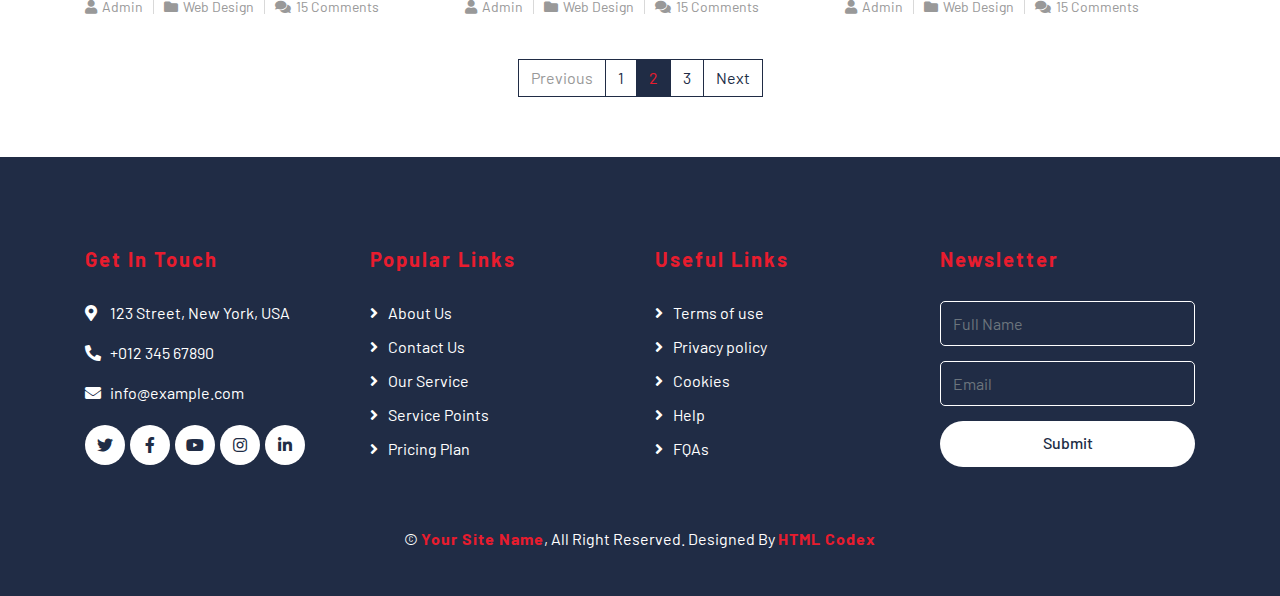
<file: blog.html>
<!DOCTYPE html>
<html lang="en">
    <head>
        <meta charset="utf-8">
        <title>AutoWash - Car Wash Website Template</title>
        <meta content="width=device-width, initial-scale=1.0" name="viewport">
        <meta content="Free Website Template" name="keywords">
        <meta content="Free Website Template" name="description">

        <!-- Favicon -->
        <link href="img/favicon.ico" rel="icon">

        <!-- Google Font -->
        <link href="https://fonts.googleapis.com/css2?family=Barlow:wght@400;500;600;700;800;900&display=swap" rel="stylesheet"> 
        
        <!-- CSS Libraries -->
        <link href="https://stackpath.bootstrapcdn.com/bootstrap/4.4.1/css/bootstrap.min.css" rel="stylesheet">
        <link href="https://cdnjs.cloudflare.com/ajax/libs/font-awesome/5.10.0/css/all.min.css" rel="stylesheet">
        <link href="lib/flaticon/font/flaticon.css" rel="stylesheet">
        <link href="lib/animate/animate.min.css" rel="stylesheet">
        <link href="lib/owlcarousel/assets/owl.carousel.min.css" rel="stylesheet">

        <!-- Template Stylesheet -->
        <link href="css/style.css" rel="stylesheet">
    </head>

    <body>
        <!-- Top Bar Start -->
        <div class="top-bar">
            <div class="container">
                <div class="row align-items-center">
                    <div class="col-lg-4 col-md-12">
                        <div class="logo">
                            <a href="index.html">
                                <h1>Auto<span>Wash</span></h1>
                                <!-- <img src="img/logo.jpg" alt="Logo"> -->
                            </a>
                        </div>
                    </div>
                    <div class="col-lg-8 col-md-7 d-none d-lg-block">
                        <div class="row">
                            <div class="col-4">
                                <div class="top-bar-item">
                                    <div class="top-bar-icon">
                                        <i class="far fa-clock"></i>
                                    </div>
                                    <div class="top-bar-text">
                                        <h3>Opening Hour</h3>
                                        <p>Mon - Fri, 8:00 - 9:00</p>
                                    </div>
                                </div>
                            </div>
                            <div class="col-4">
                                <div class="top-bar-item">
                                    <div class="top-bar-icon">
                                        <i class="fa fa-phone-alt"></i>
                                    </div>
                                    <div class="top-bar-text">
                                        <h3>Call Us</h3>
                                        <p>+012 345 6789</p>
                                    </div>
                                </div>
                            </div>
                            <div class="col-4">
                                <div class="top-bar-item">
                                    <div class="top-bar-icon">
                                        <i class="far fa-envelope"></i>
                                    </div>
                                    <div class="top-bar-text">
                                        <h3>Email Us</h3>
                                        <p>info@example.com</p>
                                    </div>
                                </div>
                            </div>
                        </div>
                    </div>
                </div>
            </div>
        </div>
        <!-- Top Bar End -->

        <!-- Nav Bar Start -->
        <div class="nav-bar">
            <div class="container">
                <nav class="navbar navbar-expand-lg bg-dark navbar-dark">
                    <a href="#" class="navbar-brand">MENU</a>
                    <button type="button" class="navbar-toggler" data-toggle="collapse" data-target="#navbarCollapse">
                        <span class="navbar-toggler-icon"></span>
                    </button>

                    <div class="collapse navbar-collapse justify-content-between" id="navbarCollapse">
                        <div class="navbar-nav mr-auto">
                            <a href="index.html" class="nav-item nav-link">Home</a>
                            <a href="about.html" class="nav-item nav-link">About</a>
                            <a href="service.html" class="nav-item nav-link">Service</a>
                            <a href="price.html" class="nav-item nav-link">Price</a>
                            <a href="location.html" class="nav-item nav-link">Washing Points</a>
                            <div class="nav-item dropdown">
                                <a href="#" class="nav-link dropdown-toggle active" data-toggle="dropdown">Pages</a>
                                <div class="dropdown-menu">
                                    <a href="blog.html" class="dropdown-item">Blog Grid</a>
                                    <a href="single.html" class="dropdown-item">Detail Page</a>
                                    <a href="team.html" class="dropdown-item">Team Member</a>
                                    <a href="booking.html" class="dropdown-item">Schedule Booking</a>
                                </div>
                            </div>
                            <a href="contact.html" class="nav-item nav-link">Contact</a>
                        </div>
                        <div class="ml-auto">
                            <a class="btn btn-custom" href="#">Get Appointment</a>
                        </div>
                    </div>
                </nav>
            </div>
        </div>
        <!-- Nav Bar End -->
        
        
        <!-- Page Header Start -->
        <div class="page-header">
            <div class="container">
                <div class="row">
                    <div class="col-12">
                        <h2>Blog Grid</h2>
                    </div>
                    <div class="col-12">
                        <a href="">Home</a>
                        <a href="">Blog</a>
                    </div>
                </div>
            </div>
        </div>
        <!-- Page Header End -->
        
        
        <!-- Blog Start -->
        <div class="blog">
            <div class="container">
                <div class="section-header text-center">
                    <p>Our Blog</p>
                    <h2>Latest news & articles</h2>
                </div>
                <div class="row">
                    <div class="col-lg-4">
                        <div class="blog-item">
                            <div class="blog-img">
                                <img src="img/blog-1.jpg" alt="Image">
                                <div class="meta-date">
                                    <span>01</span>
                                    <strong>Jan</strong>
                                    <span>2045</span>
                                </div>
                            </div>
                            <div class="blog-text">
                                <h3><a href="#">Lorem ipsum dolor sit amet</a></h3>
                                <p>
                                    Lorem ipsum dolor sit amet elit. Pellent iaculis blandit lorem, quis convall diam eleife. Nam in arcu sit amet massa ferment quis enim. Nunc  augue velit metus congue eget semper
                                </p>
                            </div>
                            <div class="blog-meta">
                                <p><i class="fa fa-user"></i><a href="">Admin</a></p>
                                <p><i class="fa fa-folder"></i><a href="">Web Design</a></p>
                                <p><i class="fa fa-comments"></i><a href="">15 Comments</a></p>
                            </div>
                        </div>
                    </div>
                    <div class="col-lg-4">
                        <div class="blog-item">
                            <div class="blog-img">
                                <img src="img/blog-2.jpg" alt="Image">
                                <div class="meta-date">
                                    <span>01</span>
                                    <strong>Jan</strong>
                                    <span>2045</span>
                                </div>
                            </div>
                            <div class="blog-text">
                                <h3><a href="#">Lorem ipsum dolor sit amet</a></h3>
                                <p>
                                    Lorem ipsum dolor sit amet elit. Pellent iaculis blandit lorem, quis convall diam eleife. Nam in arcu sit amet massa ferment quis enim. Nunc  augue velit metus congue eget semper
                                </p>
                            </div>
                            <div class="blog-meta">
                                <p><i class="fa fa-user"></i><a href="">Admin</a></p>
                                <p><i class="fa fa-folder"></i><a href="">Web Design</a></p>
                                <p><i class="fa fa-comments"></i><a href="">15 Comments</a></p>
                            </div>
                        </div>
                    </div>
                    <div class="col-lg-4">
                        <div class="blog-item">
                            <div class="blog-img">
                                <img src="img/blog-3.jpg" alt="Image">
                                <div class="meta-date">
                                    <span>01</span>
                                    <strong>Jan</strong>
                                    <span>2045</span>
                                </div>
                            </div>
                            <div class="blog-text">
                                <h3><a href="#">Lorem ipsum dolor sit amet</a></h3>
                                <p>
                                    Lorem ipsum dolor sit amet elit. Pellent iaculis blandit lorem, quis convall diam eleife. Nam in arcu sit amet massa ferment quis enim. Nunc  augue velit metus congue eget semper
                                </p>
                            </div>
                            <div class="blog-meta">
                                <p><i class="fa fa-user"></i><a href="">Admin</a></p>
                                <p><i class="fa fa-folder"></i><a href="">Web Design</a></p>
                                <p><i class="fa fa-comments"></i><a href="">15 Comments</a></p>
                            </div>
                        </div>
                    </div>
                    <div class="col-lg-4">
                        <div class="blog-item">
                            <div class="blog-img">
                                <img src="img/blog-1.jpg" alt="Image">
                                <div class="meta-date">
                                    <span>01</span>
                                    <strong>Jan</strong>
                                    <span>2045</span>
                                </div>
                            </div>
                            <div class="blog-text">
                                <h3><a href="#">Lorem ipsum dolor sit amet</a></h3>
                                <p>
                                    Lorem ipsum dolor sit amet elit. Pellent iaculis blandit lorem, quis convall diam eleife. Nam in arcu sit amet massa ferment quis enim. Nunc  augue velit metus congue eget semper
                                </p>
                            </div>
                            <div class="blog-meta">
                                <p><i class="fa fa-user"></i><a href="">Admin</a></p>
                                <p><i class="fa fa-folder"></i><a href="">Web Design</a></p>
                                <p><i class="fa fa-comments"></i><a href="">15 Comments</a></p>
                            </div>
                        </div>
                    </div>
                    <div class="col-lg-4">
                        <div class="blog-item">
                            <div class="blog-img">
                                <img src="img/blog-2.jpg" alt="Image">
                                <div class="meta-date">
                                    <span>01</span>
                                    <strong>Jan</strong>
                                    <span>2045</span>
                                </div>
                            </div>
                            <div class="blog-text">
                                <h3><a href="#">Lorem ipsum dolor sit amet</a></h3>
                                <p>
                                    Lorem ipsum dolor sit amet elit. Pellent iaculis blandit lorem, quis convall diam eleife. Nam in arcu sit amet massa ferment quis enim. Nunc  augue velit metus congue eget semper
                                </p>
                            </div>
                            <div class="blog-meta">
                                <p><i class="fa fa-user"></i><a href="">Admin</a></p>
                                <p><i class="fa fa-folder"></i><a href="">Web Design</a></p>
                                <p><i class="fa fa-comments"></i><a href="">15 Comments</a></p>
                            </div>
                        </div>
                    </div>
                    <div class="col-lg-4">
                        <div class="blog-item">
                            <div class="blog-img">
                                <img src="img/blog-3.jpg" alt="Image">
                                <div class="meta-date">
                                    <span>01</span>
                                    <strong>Jan</strong>
                                    <span>2045</span>
                                </div>
                            </div>
                            <div class="blog-text">
                                <h3><a href="#">Lorem ipsum dolor sit amet</a></h3>
                                <p>
                                    Lorem ipsum dolor sit amet elit. Pellent iaculis blandit lorem, quis convall diam eleife. Nam in arcu sit amet massa ferment quis enim. Nunc  augue velit metus congue eget semper
                                </p>
                            </div>
                            <div class="blog-meta">
                                <p><i class="fa fa-user"></i><a href="">Admin</a></p>
                                <p><i class="fa fa-folder"></i><a href="">Web Design</a></p>
                                <p><i class="fa fa-comments"></i><a href="">15 Comments</a></p>
                            </div>
                        </div>
                    </div>
                </div>
                <div class="row">
                    <div class="col-12">
                        <ul class="pagination justify-content-center">
                            <li class="page-item disabled"><a class="page-link" href="#">Previous</a></li>
                            <li class="page-item"><a class="page-link" href="#">1</a></li>
                            <li class="page-item active"><a class="page-link" href="#">2</a></li>
                            <li class="page-item"><a class="page-link" href="#">3</a></li>
                            <li class="page-item"><a class="page-link" href="#">Next</a></li>
                        </ul> 
                    </div>
                </div>
            </div>
        </div>
        <!-- Blog End -->


        <!-- Footer Start -->
        <div class="footer">
            <div class="container">
                <div class="row">
                    <div class="col-lg-3 col-md-6">
                        <div class="footer-contact">
                            <h2>Get In Touch</h2>
                            <p><i class="fa fa-map-marker-alt"></i>123 Street, New York, USA</p>
                            <p><i class="fa fa-phone-alt"></i>+012 345 67890</p>
                            <p><i class="fa fa-envelope"></i>info@example.com</p>
                            <div class="footer-social">
                                <a class="btn" href=""><i class="fab fa-twitter"></i></a>
                                <a class="btn" href=""><i class="fab fa-facebook-f"></i></a>
                                <a class="btn" href=""><i class="fab fa-youtube"></i></a>
                                <a class="btn" href=""><i class="fab fa-instagram"></i></a>
                                <a class="btn" href=""><i class="fab fa-linkedin-in"></i></a>
                            </div>
                        </div>
                    </div>
                    <div class="col-lg-3 col-md-6">
                        <div class="footer-link">
                            <h2>Popular Links</h2>
                            <a href="">About Us</a>
                            <a href="">Contact Us</a>
                            <a href="">Our Service</a>
                            <a href="">Service Points</a>
                            <a href="">Pricing Plan</a>
                        </div>
                    </div>
                    <div class="col-lg-3 col-md-6">
                        <div class="footer-link">
                            <h2>Useful Links</h2>
                            <a href="">Terms of use</a>
                            <a href="">Privacy policy</a>
                            <a href="">Cookies</a>
                            <a href="">Help</a>
                            <a href="">FQAs</a>
                        </div>
                    </div>
                    <div class="col-lg-3 col-md-6">
                        <div class="footer-newsletter">
                            <h2>Newsletter</h2>
                            <form>
                                <input class="form-control" placeholder="Full Name">
                                <input class="form-control" placeholder="Email">
                                <button class="btn btn-custom">Submit</button>
                            </form>
                        </div>
                    </div>
                </div>
            </div>
            <div class="container copyright">
                <p>&copy; <a href="#">Your Site Name</a>, All Right Reserved. Designed By <a href="https://htmlcodex.com">HTML Codex</a></p>
            </div>
        </div>
        <!-- Footer End -->
        
        <!-- Back to top button -->
        <a href="#" class="back-to-top"><i class="fa fa-chevron-up"></i></a>
        
        <!-- Pre Loader -->
        <div id="loader" class="show">
            <div class="loader"></div>
        </div>

        <!-- JavaScript Libraries -->
        <script src="https://code.jquery.com/jquery-3.4.1.min.js"></script>
        <script src="https://stackpath.bootstrapcdn.com/bootstrap/4.4.1/js/bootstrap.bundle.min.js"></script>
        <script src="lib/easing/easing.min.js"></script>
        <script src="lib/owlcarousel/owl.carousel.min.js"></script>
        <script src="lib/waypoints/waypoints.min.js"></script>
        <script src="lib/counterup/counterup.min.js"></script>
        
        <!-- Contact Javascript File -->
        <script src="mail/jqBootstrapValidation.min.js"></script>
        <script src="mail/contact.js"></script>

        <!-- Template Javascript -->
        <script src="js/main.js"></script>
    </body>
</html>
</file>
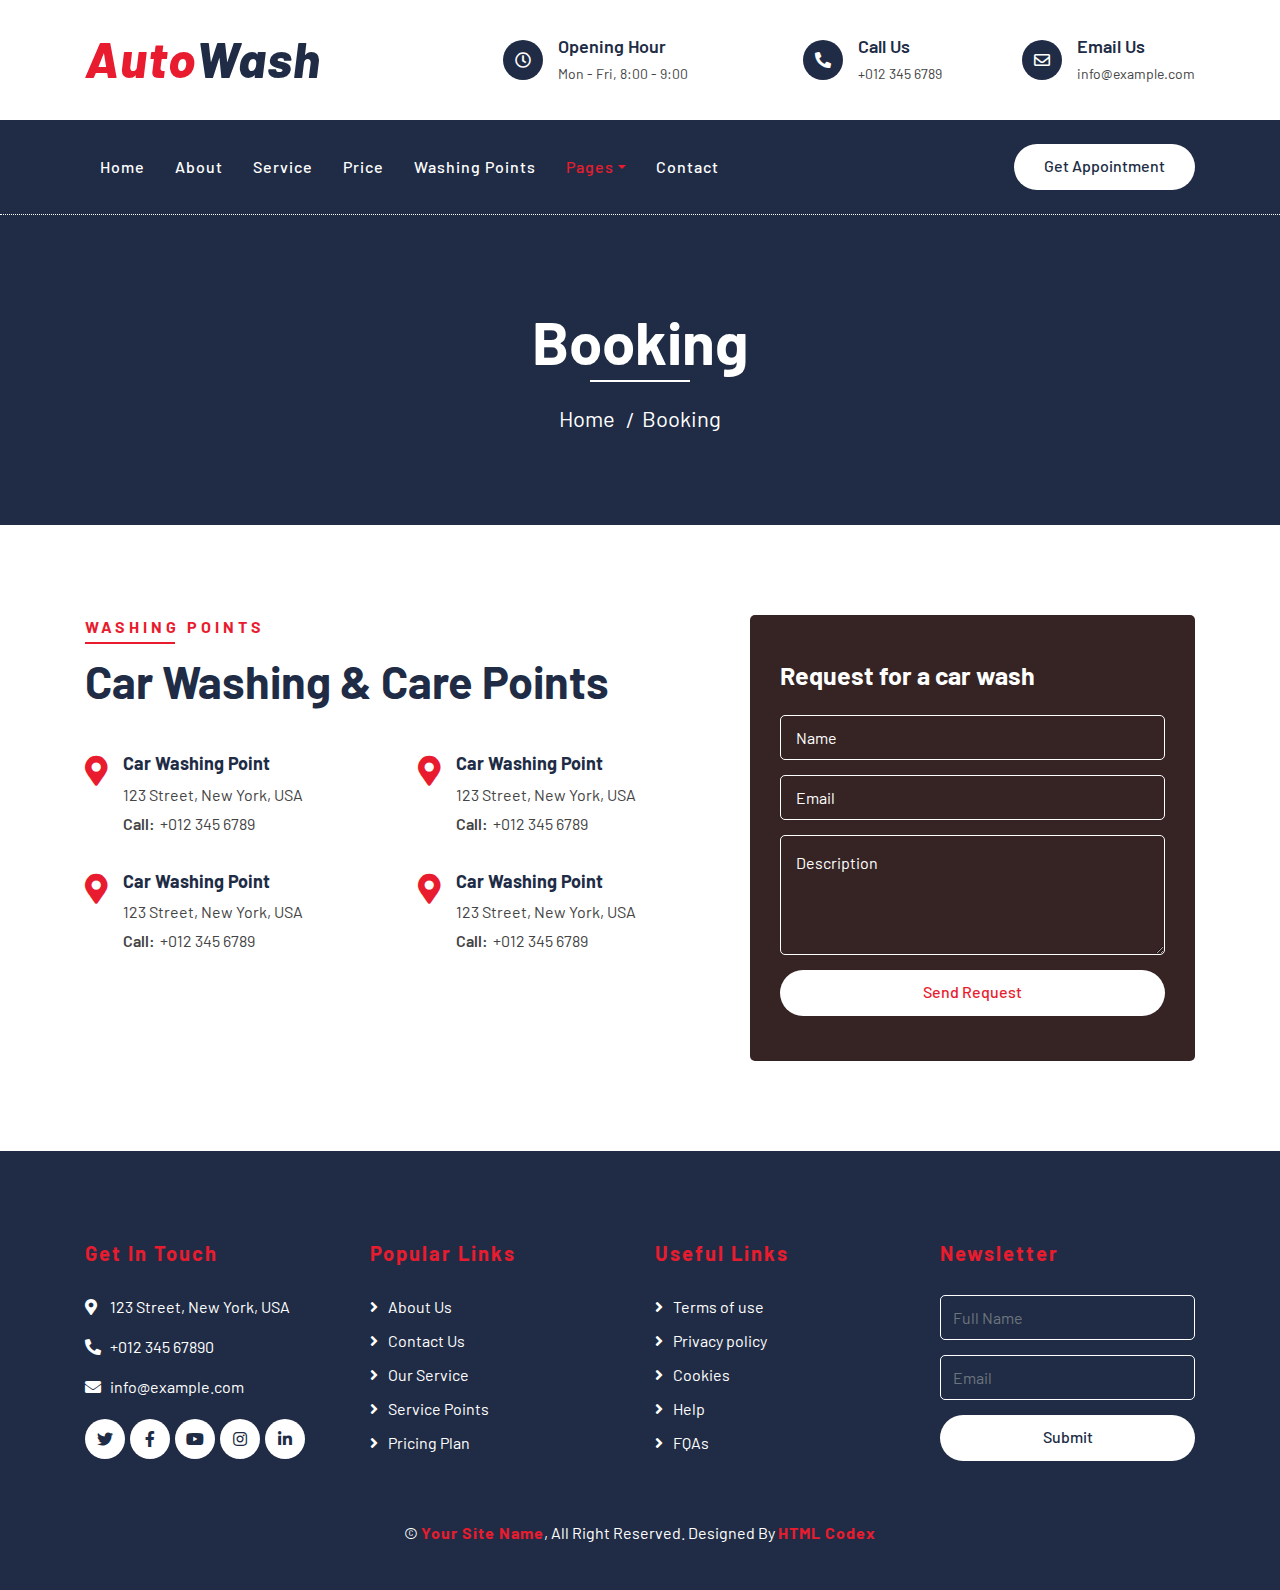
<file: booking.html>
<!DOCTYPE html>
<html lang="en">
    <head>
        <meta charset="utf-8">
        <title>AutoWash - Car Wash Website Template</title>
        <meta content="width=device-width, initial-scale=1.0" name="viewport">
        <meta content="Free Website Template" name="keywords">
        <meta content="Free Website Template" name="description">

        <!-- Favicon -->
        <link href="img/favicon.ico" rel="icon">

        <!-- Google Font -->
        <link href="https://fonts.googleapis.com/css2?family=Barlow:wght@400;500;600;700;800;900&display=swap" rel="stylesheet"> 
        
        <!-- CSS Libraries -->
        <link href="https://stackpath.bootstrapcdn.com/bootstrap/4.4.1/css/bootstrap.min.css" rel="stylesheet">
        <link href="https://cdnjs.cloudflare.com/ajax/libs/font-awesome/5.10.0/css/all.min.css" rel="stylesheet">
        <link href="lib/flaticon/font/flaticon.css" rel="stylesheet">
        <link href="lib/animate/animate.min.css" rel="stylesheet">
        <link href="lib/owlcarousel/assets/owl.carousel.min.css" rel="stylesheet">

        <!-- Template Stylesheet -->
        <link href="css/style.css" rel="stylesheet">
    </head>

    <body>
        <!-- Top Bar Start -->
        <div class="top-bar">
            <div class="container">
                <div class="row align-items-center">
                    <div class="col-lg-4 col-md-12">
                        <div class="logo">
                            <a href="index.html">
                                <h1>Auto<span>Wash</span></h1>
                                <!-- <img src="img/logo.jpg" alt="Logo"> -->
                            </a>
                        </div>
                    </div>
                    <div class="col-lg-8 col-md-7 d-none d-lg-block">
                        <div class="row">
                            <div class="col-4">
                                <div class="top-bar-item">
                                    <div class="top-bar-icon">
                                        <i class="far fa-clock"></i>
                                    </div>
                                    <div class="top-bar-text">
                                        <h3>Opening Hour</h3>
                                        <p>Mon - Fri, 8:00 - 9:00</p>
                                    </div>
                                </div>
                            </div>
                            <div class="col-4">
                                <div class="top-bar-item">
                                    <div class="top-bar-icon">
                                        <i class="fa fa-phone-alt"></i>
                                    </div>
                                    <div class="top-bar-text">
                                        <h3>Call Us</h3>
                                        <p>+012 345 6789</p>
                                    </div>
                                </div>
                            </div>
                            <div class="col-4">
                                <div class="top-bar-item">
                                    <div class="top-bar-icon">
                                        <i class="far fa-envelope"></i>
                                    </div>
                                    <div class="top-bar-text">
                                        <h3>Email Us</h3>
                                        <p>info@example.com</p>
                                    </div>
                                </div>
                            </div>
                        </div>
                    </div>
                </div>
            </div>
        </div>
        <!-- Top Bar End -->

        <!-- Nav Bar Start -->
        <div class="nav-bar">
            <div class="container">
                <nav class="navbar navbar-expand-lg bg-dark navbar-dark">
                    <a href="#" class="navbar-brand">MENU</a>
                    <button type="button" class="navbar-toggler" data-toggle="collapse" data-target="#navbarCollapse">
                        <span class="navbar-toggler-icon"></span>
                    </button>

                    <div class="collapse navbar-collapse justify-content-between" id="navbarCollapse">
                        <div class="navbar-nav mr-auto">
                            <a href="index.html" class="nav-item nav-link">Home</a>
                            <a href="about.html" class="nav-item nav-link">About</a>
                            <a href="service.html" class="nav-item nav-link">Service</a>
                            <a href="price.html" class="nav-item nav-link">Price</a>
                            <a href="location.html" class="nav-item nav-link">Washing Points</a>
                            <div class="nav-item dropdown">
                                <a href="#" class="nav-link dropdown-toggle active" data-toggle="dropdown">Pages</a>
                                <div class="dropdown-menu">
                                    <a href="blog.html" class="dropdown-item">Blog Grid</a>
                                    <a href="single.html" class="dropdown-item">Detail Page</a>
                                    <a href="team.html" class="dropdown-item">Team Member</a>
                                    <a href="booking.html" class="dropdown-item">Schedule Booking</a>
                                </div>
                            </div>
                            <a href="contact.html" class="nav-item nav-link">Contact</a>
                        </div>
                        <div class="ml-auto">
                            <a class="btn btn-custom" href="#">Get Appointment</a>
                        </div>
                    </div>
                </nav>
            </div>
        </div>
        <!-- Nav Bar End -->
        
        
        <!-- Page Header Start -->
        <div class="page-header">
            <div class="container">
                <div class="row">
                    <div class="col-12">
                        <h2>Booking</h2>
                    </div>
                    <div class="col-12">
                        <a href="">Home</a>
                        <a href="">Booking</a>
                    </div>
                </div>
            </div>
        </div>
        <!-- Page Header End -->
        
        
        <!-- Location Start -->
        <div class="location">
            <div class="container">
                <div class="row">
                    <div class="col-lg-7">
                        <div class="section-header text-left">
                            <p>Washing Points</p>
                            <h2>Car Washing & Care Points</h2>
                        </div>
                        <div class="row">
                            <div class="col-md-6">
                                <div class="location-item">
                                    <i class="fa fa-map-marker-alt"></i>
                                    <div class="location-text">
                                        <h3>Car Washing Point</h3>
                                        <p>123 Street, New York, USA</p>
                                        <p><strong>Call:</strong>+012 345 6789</p>
                                    </div>
                                </div>
                            </div>
                            <div class="col-md-6">
                                <div class="location-item">
                                    <i class="fa fa-map-marker-alt"></i>
                                    <div class="location-text">
                                        <h3>Car Washing Point</h3>
                                        <p>123 Street, New York, USA</p>
                                        <p><strong>Call:</strong>+012 345 6789</p>
                                    </div>
                                </div>
                            </div>
                            <div class="col-md-6">
                                <div class="location-item">
                                    <i class="fa fa-map-marker-alt"></i>
                                    <div class="location-text">
                                        <h3>Car Washing Point</h3>
                                        <p>123 Street, New York, USA</p>
                                        <p><strong>Call:</strong>+012 345 6789</p>
                                    </div>
                                </div>
                            </div>
                            <div class="col-md-6">
                                <div class="location-item">
                                    <i class="fa fa-map-marker-alt"></i>
                                    <div class="location-text">
                                        <h3>Car Washing Point</h3>
                                        <p>123 Street, New York, USA</p>
                                        <p><strong>Call:</strong>+012 345 6789</p>
                                    </div>
                                </div>
                            </div>
                        </div>
                    </div>
                    <div class="col-lg-5">
                        <div class="location-form">
                            <h3>Request for a car wash</h3>
                            <form>
                                <div class="control-group">
                                    <input type="text" class="form-control" placeholder="Name" required="required" />
                                </div>
                                <div class="control-group">
                                    <input type="email" class="form-control" placeholder="Email" required="required" />
                                </div>
                                <div class="control-group">
                                    <textarea class="form-control" placeholder="Description" required="required"></textarea>
                                </div>
                                <div>
                                    <button class="btn btn-custom" type="submit">Send Request</button>
                                </div>
                            </form>
                        </div>
                    </div>
                </div>
            </div>
        </div>
        <!-- Location End -->
        
        
        <!-- Footer Start -->
        <div class="footer">
            <div class="container">
                <div class="row">
                    <div class="col-lg-3 col-md-6">
                        <div class="footer-contact">
                            <h2>Get In Touch</h2>
                            <p><i class="fa fa-map-marker-alt"></i>123 Street, New York, USA</p>
                            <p><i class="fa fa-phone-alt"></i>+012 345 67890</p>
                            <p><i class="fa fa-envelope"></i>info@example.com</p>
                            <div class="footer-social">
                                <a class="btn" href=""><i class="fab fa-twitter"></i></a>
                                <a class="btn" href=""><i class="fab fa-facebook-f"></i></a>
                                <a class="btn" href=""><i class="fab fa-youtube"></i></a>
                                <a class="btn" href=""><i class="fab fa-instagram"></i></a>
                                <a class="btn" href=""><i class="fab fa-linkedin-in"></i></a>
                            </div>
                        </div>
                    </div>
                    <div class="col-lg-3 col-md-6">
                        <div class="footer-link">
                            <h2>Popular Links</h2>
                            <a href="">About Us</a>
                            <a href="">Contact Us</a>
                            <a href="">Our Service</a>
                            <a href="">Service Points</a>
                            <a href="">Pricing Plan</a>
                        </div>
                    </div>
                    <div class="col-lg-3 col-md-6">
                        <div class="footer-link">
                            <h2>Useful Links</h2>
                            <a href="">Terms of use</a>
                            <a href="">Privacy policy</a>
                            <a href="">Cookies</a>
                            <a href="">Help</a>
                            <a href="">FQAs</a>
                        </div>
                    </div>
                    <div class="col-lg-3 col-md-6">
                        <div class="footer-newsletter">
                            <h2>Newsletter</h2>
                            <form>
                                <input class="form-control" placeholder="Full Name">
                                <input class="form-control" placeholder="Email">
                                <button class="btn btn-custom">Submit</button>
                            </form>
                        </div>
                    </div>
                </div>
            </div>
            <div class="container copyright">
                <p>&copy; <a href="#">Your Site Name</a>, All Right Reserved. Designed By <a href="https://htmlcodex.com">HTML Codex</a></p>
            </div>
        </div>
        <!-- Footer End -->
        
        <!-- Back to top button -->
        <a href="#" class="back-to-top"><i class="fa fa-chevron-up"></i></a>
        
        <!-- Pre Loader -->
        <div id="loader" class="show">
            <div class="loader"></div>
        </div>

        <!-- JavaScript Libraries -->
        <script src="https://code.jquery.com/jquery-3.4.1.min.js"></script>
        <script src="https://stackpath.bootstrapcdn.com/bootstrap/4.4.1/js/bootstrap.bundle.min.js"></script>
        <script src="lib/easing/easing.min.js"></script>
        <script src="lib/owlcarousel/owl.carousel.min.js"></script>
        <script src="lib/waypoints/waypoints.min.js"></script>
        <script src="lib/counterup/counterup.min.js"></script>
        
        <!-- Contact Javascript File -->
        <script src="mail/jqBootstrapValidation.min.js"></script>
        <script src="mail/contact.js"></script>

        <!-- Template Javascript -->
        <script src="js/main.js"></script>
    </body>
</html>
</file>
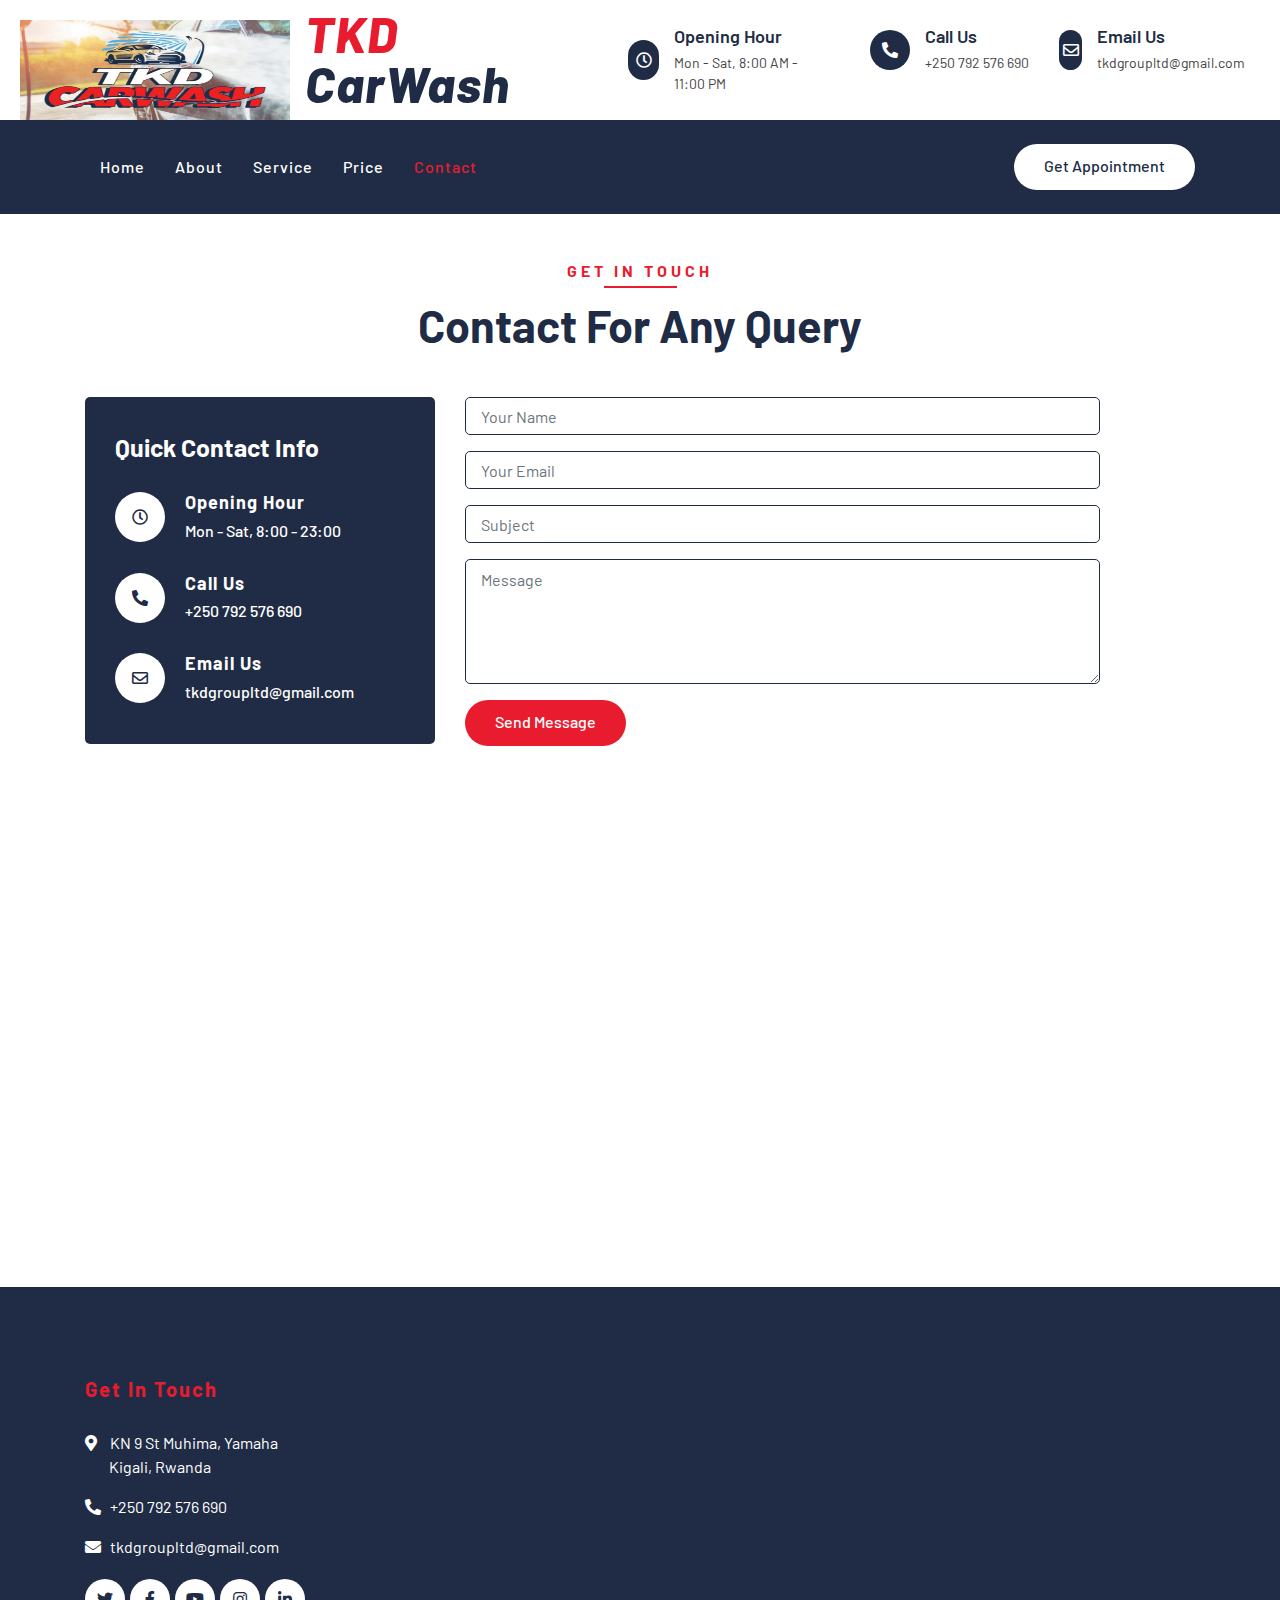
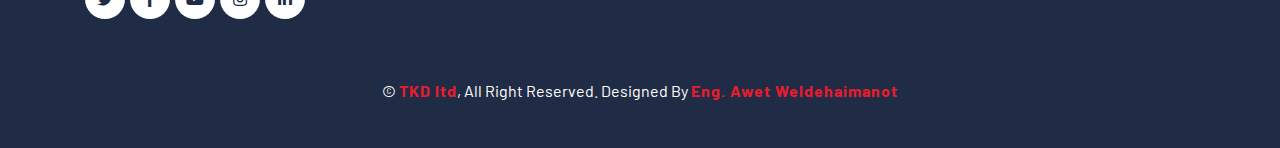
<file: contact.html>
<!DOCTYPE html>
<html lang="en">
    <head>
        <meta charset="utf-8">
        <title>Contact - TKD Car Wash</title>
        <meta content="width=device-width, initial-scale=1.0" name="viewport">
        <meta content="Free Website Template" name="keywords">
        <meta content="Free Website Template" name="description">

        <!-- Favicon -->
        <link href="img/favicon.ico" rel="icon">

        <!-- Google Font -->
        <link href="https://fonts.googleapis.com/css2?family=Barlow:wght@400;500;600;700;800;900&display=swap" rel="stylesheet"> 
        
        <!-- CSS Libraries -->
        <link href="https://stackpath.bootstrapcdn.com/bootstrap/4.4.1/css/bootstrap.min.css" rel="stylesheet">
        <link href="https://cdnjs.cloudflare.com/ajax/libs/font-awesome/5.10.0/css/all.min.css" rel="stylesheet">
        <link href="lib/flaticon/font/flaticon.css" rel="stylesheet">
        <link href="lib/animate/animate.min.css" rel="stylesheet">
        <link href="lib/owlcarousel/assets/owl.carousel.min.css" rel="stylesheet">

        <!-- Template Stylesheet -->
        <link href="css/style.css" rel="stylesheet">
    </head>

    <body>
        <!-- Top Bar Start -->
        <p></p>
        <div class="top-bar">
            <a href="index.html">
                <img src="img/logo.png" alt="logo" style="float: left;margin-top: 20px;width: 270px; height: 100px;">
            </a>
            <div class="container">
                <div class="row align-items-center">
                    <div class="col-lg-4 col-md-12">
                        <div class="logo">
                            <a href="index.html">
                                <h1>TKD <span>CarWash</span></h1>
                                <!-- <img src="img/logo2.png" alt="Logo" width="300px"> -->
                            </a>
                        </div>
                    </div>
                    <div class="col-lg-8 col-md-7 d-none d-lg-block">
                        <div class="row">
                            <div class="col-4">
                                <div class="top-bar-item">
                                    <div class="top-bar-icon">
                                        <i class="far fa-clock"></i>
                                    </div>
                                    <div class="top-bar-text">
                                        <h3>Opening Hour</h3>
                                        <p>Mon - Sat, 8:00 AM - 11:00 PM</p>
                                    </div>
                                </div>
                            </div>
                            <div class="col-4">
                                <div class="top-bar-item">
                                    <div class="top-bar-icon">
                                        <i class="fa fa-phone-alt"></i>
                                    </div>
                                    <div class="top-bar-text">
                                        <h3>Call Us</h3>
                                        <p>+250 792 576 690</p>
                                    </div>
                                </div>
                            </div>
                            <div class="col-4">
                                <div class="top-bar-item">
                                    <div class="top-bar-icon">
                                        <i class="far fa-envelope"></i>
                                    </div>
                                    <div class="top-bar-text">
                                        <h3>Email Us</h3>
                                        <p>tkdgroupltd@gmail.com</p>
                                    </div>
                                </div>
                            </div>
                        </div>
                    </div>
                </div>
            </div>
        </div>
        <!-- Top Bar End -->

        <!-- Nav Bar Start -->
        <div class="nav-bar">
            <div class="container">
                <nav class="navbar navbar-expand-lg bg-dark navbar-dark">
                    <a href="#" class="navbar-brand">MENU</a>
                    <button type="button" class="navbar-toggler" data-toggle="collapse" data-target="#navbarCollapse">
                        <span class="navbar-toggler-icon"></span>
                    </button>

                    <div class="collapse navbar-collapse justify-content-between" id="navbarCollapse">
                        <div class="navbar-nav mr-auto">
                            <a href="index.html" class="nav-item nav-link">Home</a>
                            <a href="about.html" class="nav-item nav-link">About</a>
                            <a href="service.html" class="nav-item nav-link">Service</a>
                            <a href="price.html" class="nav-item nav-link">Price</a>
                            <!-- <a href="location.html" class="nav-item nav-link">Washing Points</a> -->
                            <!-- <div class="nav-item dropdown">
                                <a href="#" class="nav-link dropdown-toggle" data-toggle="dropdown">Pages</a>
                                <div class="dropdown-menu">
                                    <a href="blog.html" class="dropdown-item">Blog Grid</a>
                                    <a href="single.html" class="dropdown-item">Detail Page</a>
                                    <a href="team.html" class="dropdown-item">Team Member</a>
                                    <a href="booking.html" class="dropdown-item">Schedule Booking</a>
                                </div>
                            </div> -->
                            <a href="contact.html" class="nav-item nav-link active">Contact</a>
                        </div>
                        <div class="ml-auto">
                            <a class="btn btn-custom" href="#">Get Appointment</a>
                        </div>
                    </div>
                </nav>
            </div>
        </div>
        <!-- Nav Bar End -->

        <!-- Page Header Start -->
        <!-- <div class="page-header">
            <div class="container">
                <div class="row">
                    <div class="col-12">
                        <h2>Contact Us</h2>
                    </div>
                    <div class="col-12">
                        <a href="">Home</a>
                        <a href="">Contact</a>
                    </div>
                </div>
            </div>
        </div> -->
        <!-- Page Header End -->
        
        
        <!-- Contact Start -->
        <div class="contact">
            <div class="container">
                <div class="section-header text-center">
                    <p>Get In Touch</p>
                    <h2>Contact for any query</h2>
                </div>
                <div class="row">
                    <div class="col-md-4">
                        <div class="contact-info">
                            <h2>Quick Contact Info</h2>
                            <div class="contact-info-item">
                                <div class="contact-info-icon">
                                    <i class="far fa-clock"></i>
                                </div>
                                <div class="contact-info-text">
                                    <h3>Opening Hour</h3>
                                    <p>Mon - Sat, 8:00 - 23:00</p>
                                </div>
                            </div>
                            <div class="contact-info-item">
                                <div class="contact-info-icon">
                                    <i class="fa fa-phone-alt"></i>
                                </div>
                                <div class="contact-info-text">
                                    <h3>Call Us</h3>
                                    <p>+250 792 576 690</p>
                                </div>
                            </div>
                            <div class="contact-info-item">
                                <div class="contact-info-icon">
                                    <i class="far fa-envelope"></i>
                                </div>
                                <div class="contact-info-text">
                                    <h3>Email Us</h3>
                                    <p>tkdgroupltd@gmail.com</p>
                                </div>
                            </div>
                        </div>
                    </div>
                    <div class="col-md-7">
                        <div class="contact-form">
                            <div id="success"></div>
                            <form name="sentMessage" id="contactForm" novalidate="novalidate">
                                <div class="control-group">
                                    <input type="text" class="form-control" id="name" placeholder="Your Name" required="required" data-validation-required-message="Please enter your name" />
                                    <p class="help-block text-danger"></p>
                                </div>
                                <div class="control-group">
                                    <input type="email" class="form-control" id="email" placeholder="Your Email" required="required" data-validation-required-message="Please enter your email" />
                                    <p class="help-block text-danger"></p>
                                </div>
                                <div class="control-group">
                                    <input type="text" class="form-control" id="subject" placeholder="Subject" required="required" data-validation-required-message="Please enter a subject" />
                                    <p class="help-block text-danger"></p>
                                </div>
                                <div class="control-group">
                                    <textarea class="form-control" id="message" placeholder="Message" required="required" data-validation-required-message="Please enter your message"></textarea>
                                    <p class="help-block text-danger"></p>
                                </div>
                                <div>
                                    <button class="btn btn-custom" type="submit" id="sendMessageButton">Send Message</button>
                                </div>
                            </form>
                        </div>
                    </div>
                    <div class="col-md-12">
                        <!-- <iframe src="https://www.google.com/maps/embed?pb=!1m18!1m12!1m3!1d3001156.4288297426!2d-78.01371936852176!3d42.72876761954724!2m3!1f0!2f0!3f0!3m2!1i1024!2i768!4f13.1!3m3!1m2!1s0x4ccc4bf0f123a5a9%3A0xddcfc6c1de189567!2sNew%20York%2C%20USA!5e0!3m2!1sen!2sbd!4v1600663868074!5m2!1sen!2sbd" frameborder="0" style="border:0;" allowfullscreen="" aria-hidden="false" tabindex="0"></iframe> -->
                        <iframe src="https://www.google.com/maps/embed?pb=!1m18!1m12!1m3!1d388.36824093451963!2d30.056862379787493!3d-1.9388872359300426!2m3!1f0!2f0!3f0!3m2!1i1024!2i768!4f13.1!3m3!1m2!1s0x19dca527b3b43673%3A0x41dda836c35a603a!2sCity%20Optical!5e0!3m2!1sam!2set!4v1680196085852!5m2!1sam!2set" frameborder="0" style="border:0;" allowfullscreen="" aria-hidden="false" tabindex="0"></iframe>
                     </div>
                </div>
            </div>
        </div>
        <!-- Contact End -->


        <!-- Footer Start -->
        <div class="footer">
            <div class="container">
                <div class="row">
                    <div class="col-lg-3 col-md-6">
                        <div class="footer-contact">
                            <h2>Get In Touch</h2>
                            <p><i class="fa fa-map-marker-alt"></i>KN 9 St Muhima, Yamaha<br> &nbsp;&nbsp;&nbsp;&nbsp;&nbsp;&nbsp;&nbsp;&nbsp;Kigali, Rwanda</p>
                            <p><i class="fa fa-phone-alt"></i>+250 792 576 690</p>
                            <p><i class="fa fa-envelope"></i>tkdgroupltd@gmail.com</p>
                            <div class="footer-social">
                                <a class="btn" href=""><i class="fab fa-twitter"></i></a>
                                <a class="btn" href=""><i class="fab fa-facebook-f"></i></a>
                                <a class="btn" href=""><i class="fab fa-youtube"></i></a>
                                <a class="btn" href=""><i class="fab fa-instagram"></i></a>
                                <a class="btn" href=""><i class="fab fa-linkedin-in"></i></a>
                            </div>
                        </div>
                    </div>
                    <!-- <div class="col-lg-3 col-md-6">
                        <div class="footer-link">
                            <h2>Popular Links</h2>
                            <a href="">About Us</a>
                            <a href="">Contact Us</a>
                            <a href="">Our Service</a>
                            <a href="">Service Points</a>
                            <a href="">Pricing Plan</a>
                        </div>
                    </div>
                    <div class="col-lg-3 col-md-6">
                        <div class="footer-link">
                            <h2>Useful Links</h2>
                            <a href="">Terms of use</a>
                            <a href="">Privacy policy</a>
                            <a href="">Cookies</a>
                            <a href="">Help</a>
                            <a href="">FQAs</a>
                        </div>
                    </div>
                    <div class="col-lg-3 col-md-6">
                        <div class="footer-newsletter">
                            <h2>Newsletter</h2>
                            <form>
                                <input class="form-control" placeholder="Full Name">
                                <input class="form-control" placeholder="Email">
                                <button class="btn btn-custom">Submit</button>
                            </form>
                        </div>
                    </div> -->
                </div>
            </div>
            <div class="container copyright">
                <p>&copy; <a href="#">TKD ltd</a>, All Right Reserved. Designed By <a href="https://github.com/Awate19">Eng. Awet Weldehaimanot</a></p>
            </div>
        </div>
        <!-- Footer End -->
        
        <!-- Back to top button -->
        <a href="#" class="back-to-top"><i class="fa fa-chevron-up"></i></a>
        
        <!-- Pre Loader -->
        <div id="loader" class="show">
            <div class="loader"></div>
        </div>

        <!-- JavaScript Libraries -->
        <script src="https://code.jquery.com/jquery-3.4.1.min.js"></script>
        <script src="https://stackpath.bootstrapcdn.com/bootstrap/4.4.1/js/bootstrap.bundle.min.js"></script>
        <script src="lib/easing/easing.min.js"></script>
        <script src="lib/owlcarousel/owl.carousel.min.js"></script>
        <script src="lib/waypoints/waypoints.min.js"></script>
        <script src="lib/counterup/counterup.min.js"></script>
        
        <!-- Contact Javascript File -->
        <script src="mail/jqBootstrapValidation.min.js"></script>
        <script src="mail/contact.js"></script>

        <!-- Template Javascript -->
        <script src="js/main.js"></script>
    </body>
</html>
</file>
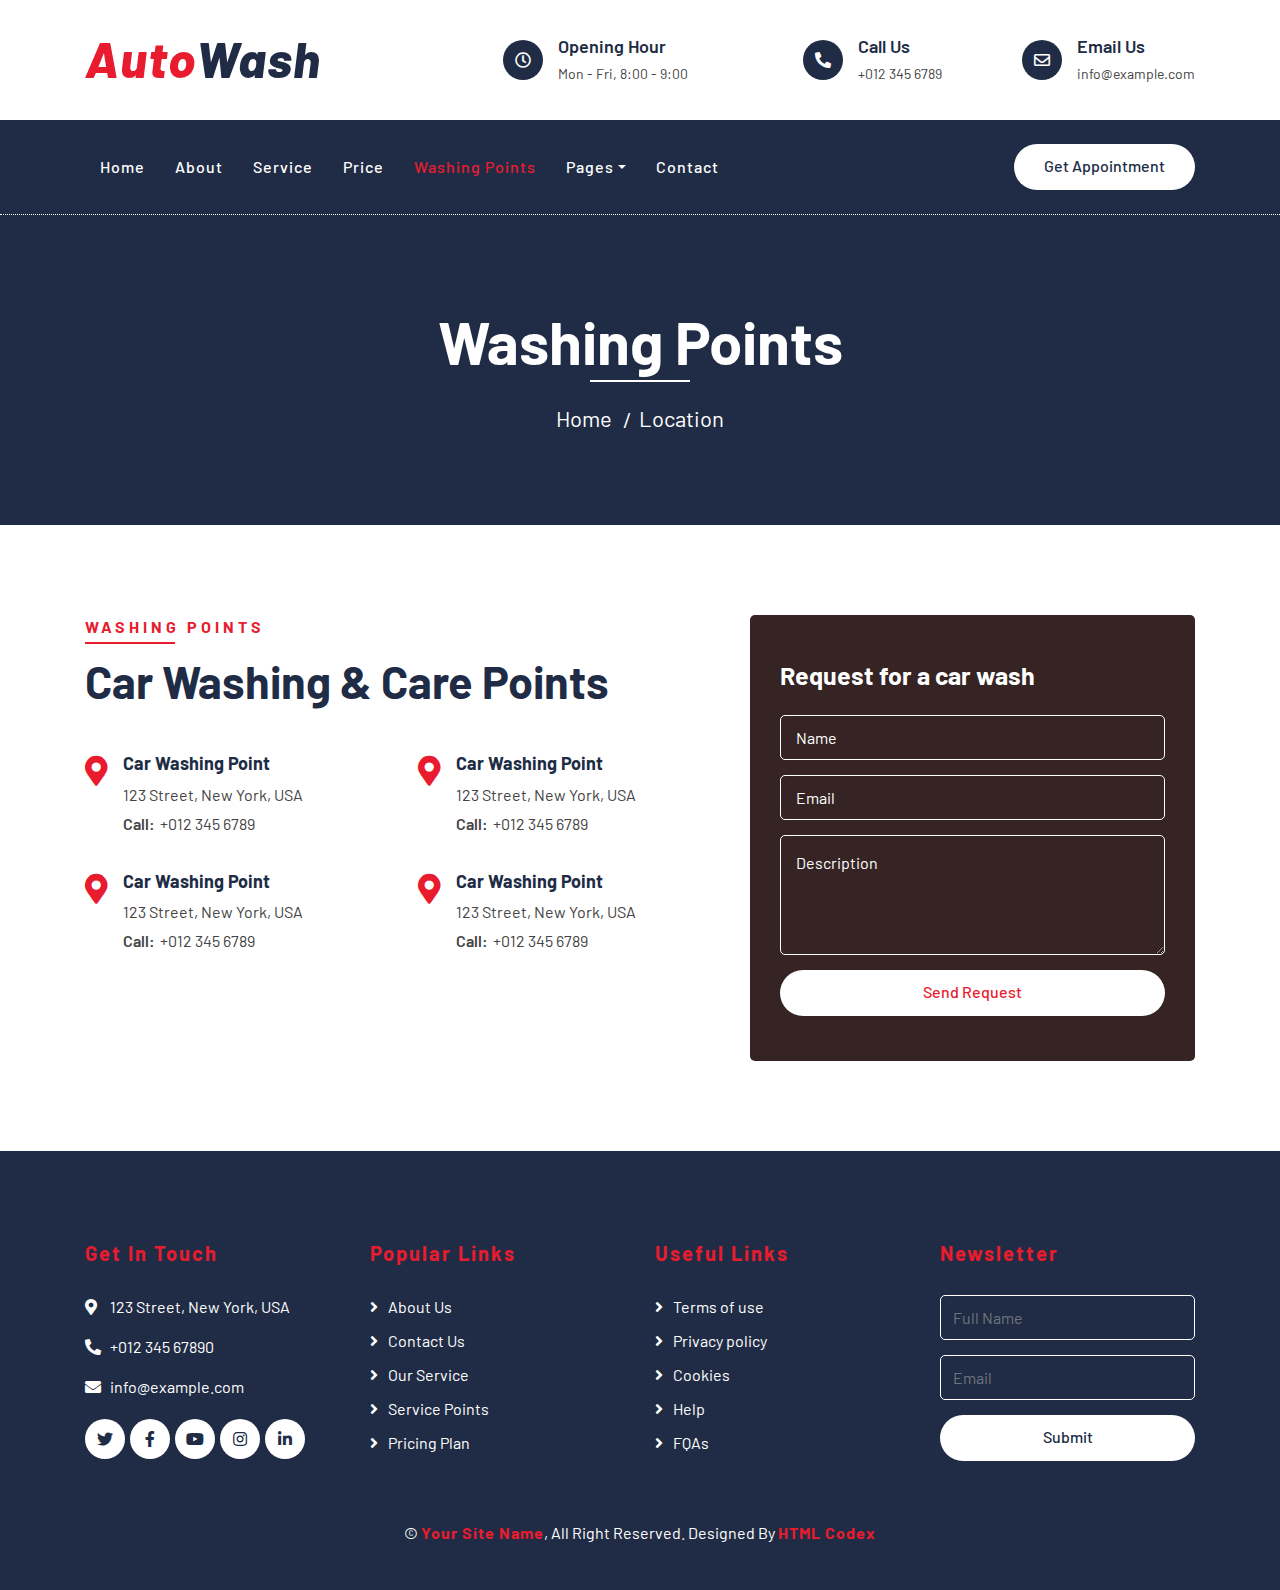
<file: location.html>
<!DOCTYPE html>
<html lang="en">
    <head>
        <meta charset="utf-8">
        <title>AutoWash - Car Wash Website Template</title>
        <meta content="width=device-width, initial-scale=1.0" name="viewport">
        <meta content="Free Website Template" name="keywords">
        <meta content="Free Website Template" name="description">

        <!-- Favicon -->
        <link href="img/favicon.ico" rel="icon">

        <!-- Google Font -->
        <link href="https://fonts.googleapis.com/css2?family=Barlow:wght@400;500;600;700;800;900&display=swap" rel="stylesheet"> 
        
        <!-- CSS Libraries -->
        <link href="https://stackpath.bootstrapcdn.com/bootstrap/4.4.1/css/bootstrap.min.css" rel="stylesheet">
        <link href="https://cdnjs.cloudflare.com/ajax/libs/font-awesome/5.10.0/css/all.min.css" rel="stylesheet">
        <link href="lib/flaticon/font/flaticon.css" rel="stylesheet">
        <link href="lib/animate/animate.min.css" rel="stylesheet">
        <link href="lib/owlcarousel/assets/owl.carousel.min.css" rel="stylesheet">

        <!-- Template Stylesheet -->
        <link href="css/style.css" rel="stylesheet">
    </head>

    <body>
        <!-- Top Bar Start -->
        <div class="top-bar">
            <div class="container">
                <div class="row align-items-center">
                    <div class="col-lg-4 col-md-12">
                        <div class="logo">
                            <a href="index.html">
                                <h1>Auto<span>Wash</span></h1>
                                <!-- <img src="img/logo.jpg" alt="Logo"> -->
                            </a>
                        </div>
                    </div>
                    <div class="col-lg-8 col-md-7 d-none d-lg-block">
                        <div class="row">
                            <div class="col-4">
                                <div class="top-bar-item">
                                    <div class="top-bar-icon">
                                        <i class="far fa-clock"></i>
                                    </div>
                                    <div class="top-bar-text">
                                        <h3>Opening Hour</h3>
                                        <p>Mon - Fri, 8:00 - 9:00</p>
                                    </div>
                                </div>
                            </div>
                            <div class="col-4">
                                <div class="top-bar-item">
                                    <div class="top-bar-icon">
                                        <i class="fa fa-phone-alt"></i>
                                    </div>
                                    <div class="top-bar-text">
                                        <h3>Call Us</h3>
                                        <p>+012 345 6789</p>
                                    </div>
                                </div>
                            </div>
                            <div class="col-4">
                                <div class="top-bar-item">
                                    <div class="top-bar-icon">
                                        <i class="far fa-envelope"></i>
                                    </div>
                                    <div class="top-bar-text">
                                        <h3>Email Us</h3>
                                        <p>info@example.com</p>
                                    </div>
                                </div>
                            </div>
                        </div>
                    </div>
                </div>
            </div>
        </div>
        <!-- Top Bar End -->

        <!-- Nav Bar Start -->
        <div class="nav-bar">
            <div class="container">
                <nav class="navbar navbar-expand-lg bg-dark navbar-dark">
                    <a href="#" class="navbar-brand">MENU</a>
                    <button type="button" class="navbar-toggler" data-toggle="collapse" data-target="#navbarCollapse">
                        <span class="navbar-toggler-icon"></span>
                    </button>

                    <div class="collapse navbar-collapse justify-content-between" id="navbarCollapse">
                        <div class="navbar-nav mr-auto">
                            <a href="index.html" class="nav-item nav-link">Home</a>
                            <a href="about.html" class="nav-item nav-link">About</a>
                            <a href="service.html" class="nav-item nav-link">Service</a>
                            <a href="price.html" class="nav-item nav-link">Price</a>
                            <a href="location.html" class="nav-item nav-link active">Washing Points</a>
                            <div class="nav-item dropdown">
                                <a href="#" class="nav-link dropdown-toggle" data-toggle="dropdown">Pages</a>
                                <div class="dropdown-menu">
                                    <a href="blog.html" class="dropdown-item">Blog Grid</a>
                                    <a href="single.html" class="dropdown-item">Detail Page</a>
                                    <a href="team.html" class="dropdown-item">Team Member</a>
                                    <a href="booking.html" class="dropdown-item">Schedule Booking</a>
                                </div>
                            </div>
                            <a href="contact.html" class="nav-item nav-link">Contact</a>
                        </div>
                        <div class="ml-auto">
                            <a class="btn btn-custom" href="#">Get Appointment</a>
                        </div>
                    </div>
                </nav>
            </div>
        </div>
        <!-- Nav Bar End -->
        
        
        <!-- Page Header Start -->
        <div class="page-header">
            <div class="container">
                <div class="row">
                    <div class="col-12">
                        <h2>Washing Points</h2>
                    </div>
                    <div class="col-12">
                        <a href="">Home</a>
                        <a href="">Location</a>
                    </div>
                </div>
            </div>
        </div>
        <!-- Page Header End -->
        
        
        <!-- Location Start -->
        <div class="location">
            <div class="container">
                <div class="row">
                    <div class="col-lg-7">
                        <div class="section-header text-left">
                            <p>Washing Points</p>
                            <h2>Car Washing & Care Points</h2>
                        </div>
                        <div class="row">
                            <div class="col-md-6">
                                <div class="location-item">
                                    <i class="fa fa-map-marker-alt"></i>
                                    <div class="location-text">
                                        <h3>Car Washing Point</h3>
                                        <p>123 Street, New York, USA</p>
                                        <p><strong>Call:</strong>+012 345 6789</p>
                                    </div>
                                </div>
                            </div>
                            <div class="col-md-6">
                                <div class="location-item">
                                    <i class="fa fa-map-marker-alt"></i>
                                    <div class="location-text">
                                        <h3>Car Washing Point</h3>
                                        <p>123 Street, New York, USA</p>
                                        <p><strong>Call:</strong>+012 345 6789</p>
                                    </div>
                                </div>
                            </div>
                            <div class="col-md-6">
                                <div class="location-item">
                                    <i class="fa fa-map-marker-alt"></i>
                                    <div class="location-text">
                                        <h3>Car Washing Point</h3>
                                        <p>123 Street, New York, USA</p>
                                        <p><strong>Call:</strong>+012 345 6789</p>
                                    </div>
                                </div>
                            </div>
                            <div class="col-md-6">
                                <div class="location-item">
                                    <i class="fa fa-map-marker-alt"></i>
                                    <div class="location-text">
                                        <h3>Car Washing Point</h3>
                                        <p>123 Street, New York, USA</p>
                                        <p><strong>Call:</strong>+012 345 6789</p>
                                    </div>
                                </div>
                            </div>
                        </div>
                    </div>
                    <div class="col-lg-5">
                        <div class="location-form">
                            <h3>Request for a car wash</h3>
                            <form>
                                <div class="control-group">
                                    <input type="text" class="form-control" placeholder="Name" required="required" />
                                </div>
                                <div class="control-group">
                                    <input type="email" class="form-control" placeholder="Email" required="required" />
                                </div>
                                <div class="control-group">
                                    <textarea class="form-control" placeholder="Description" required="required"></textarea>
                                </div>
                                <div>
                                    <button class="btn btn-custom" type="submit">Send Request</button>
                                </div>
                            </form>
                        </div>
                    </div>
                </div>
            </div>
        </div>
        <!-- Location End -->
        
        
        <!-- Footer Start -->
        <div class="footer">
            <div class="container">
                <div class="row">
                    <div class="col-lg-3 col-md-6">
                        <div class="footer-contact">
                            <h2>Get In Touch</h2>
                            <p><i class="fa fa-map-marker-alt"></i>123 Street, New York, USA</p>
                            <p><i class="fa fa-phone-alt"></i>+012 345 67890</p>
                            <p><i class="fa fa-envelope"></i>info@example.com</p>
                            <div class="footer-social">
                                <a class="btn" href=""><i class="fab fa-twitter"></i></a>
                                <a class="btn" href=""><i class="fab fa-facebook-f"></i></a>
                                <a class="btn" href=""><i class="fab fa-youtube"></i></a>
                                <a class="btn" href=""><i class="fab fa-instagram"></i></a>
                                <a class="btn" href=""><i class="fab fa-linkedin-in"></i></a>
                            </div>
                        </div>
                    </div>
                    <div class="col-lg-3 col-md-6">
                        <div class="footer-link">
                            <h2>Popular Links</h2>
                            <a href="">About Us</a>
                            <a href="">Contact Us</a>
                            <a href="">Our Service</a>
                            <a href="">Service Points</a>
                            <a href="">Pricing Plan</a>
                        </div>
                    </div>
                    <div class="col-lg-3 col-md-6">
                        <div class="footer-link">
                            <h2>Useful Links</h2>
                            <a href="">Terms of use</a>
                            <a href="">Privacy policy</a>
                            <a href="">Cookies</a>
                            <a href="">Help</a>
                            <a href="">FQAs</a>
                        </div>
                    </div>
                    <div class="col-lg-3 col-md-6">
                        <div class="footer-newsletter">
                            <h2>Newsletter</h2>
                            <form>
                                <input class="form-control" placeholder="Full Name">
                                <input class="form-control" placeholder="Email">
                                <button class="btn btn-custom">Submit</button>
                            </form>
                        </div>
                    </div>
                </div>
            </div>
            <div class="container copyright">
                <p>&copy; <a href="#">Your Site Name</a>, All Right Reserved. Designed By <a href="https://htmlcodex.com">HTML Codex</a></p>
            </div>
        </div>
        <!-- Footer End -->
        
        <!-- Back to top button -->
        <a href="#" class="back-to-top"><i class="fa fa-chevron-up"></i></a>
        
        <!-- Pre Loader -->
        <div id="loader" class="show">
            <div class="loader"></div>
        </div>

        <!-- JavaScript Libraries -->
        <script src="https://code.jquery.com/jquery-3.4.1.min.js"></script>
        <script src="https://stackpath.bootstrapcdn.com/bootstrap/4.4.1/js/bootstrap.bundle.min.js"></script>
        <script src="lib/easing/easing.min.js"></script>
        <script src="lib/owlcarousel/owl.carousel.min.js"></script>
        <script src="lib/waypoints/waypoints.min.js"></script>
        <script src="lib/counterup/counterup.min.js"></script>
        
        <!-- Contact Javascript File -->
        <script src="mail/jqBootstrapValidation.min.js"></script>
        <script src="mail/contact.js"></script>

        <!-- Template Javascript -->
        <script src="js/main.js"></script>
    </body>
</html>
</file>
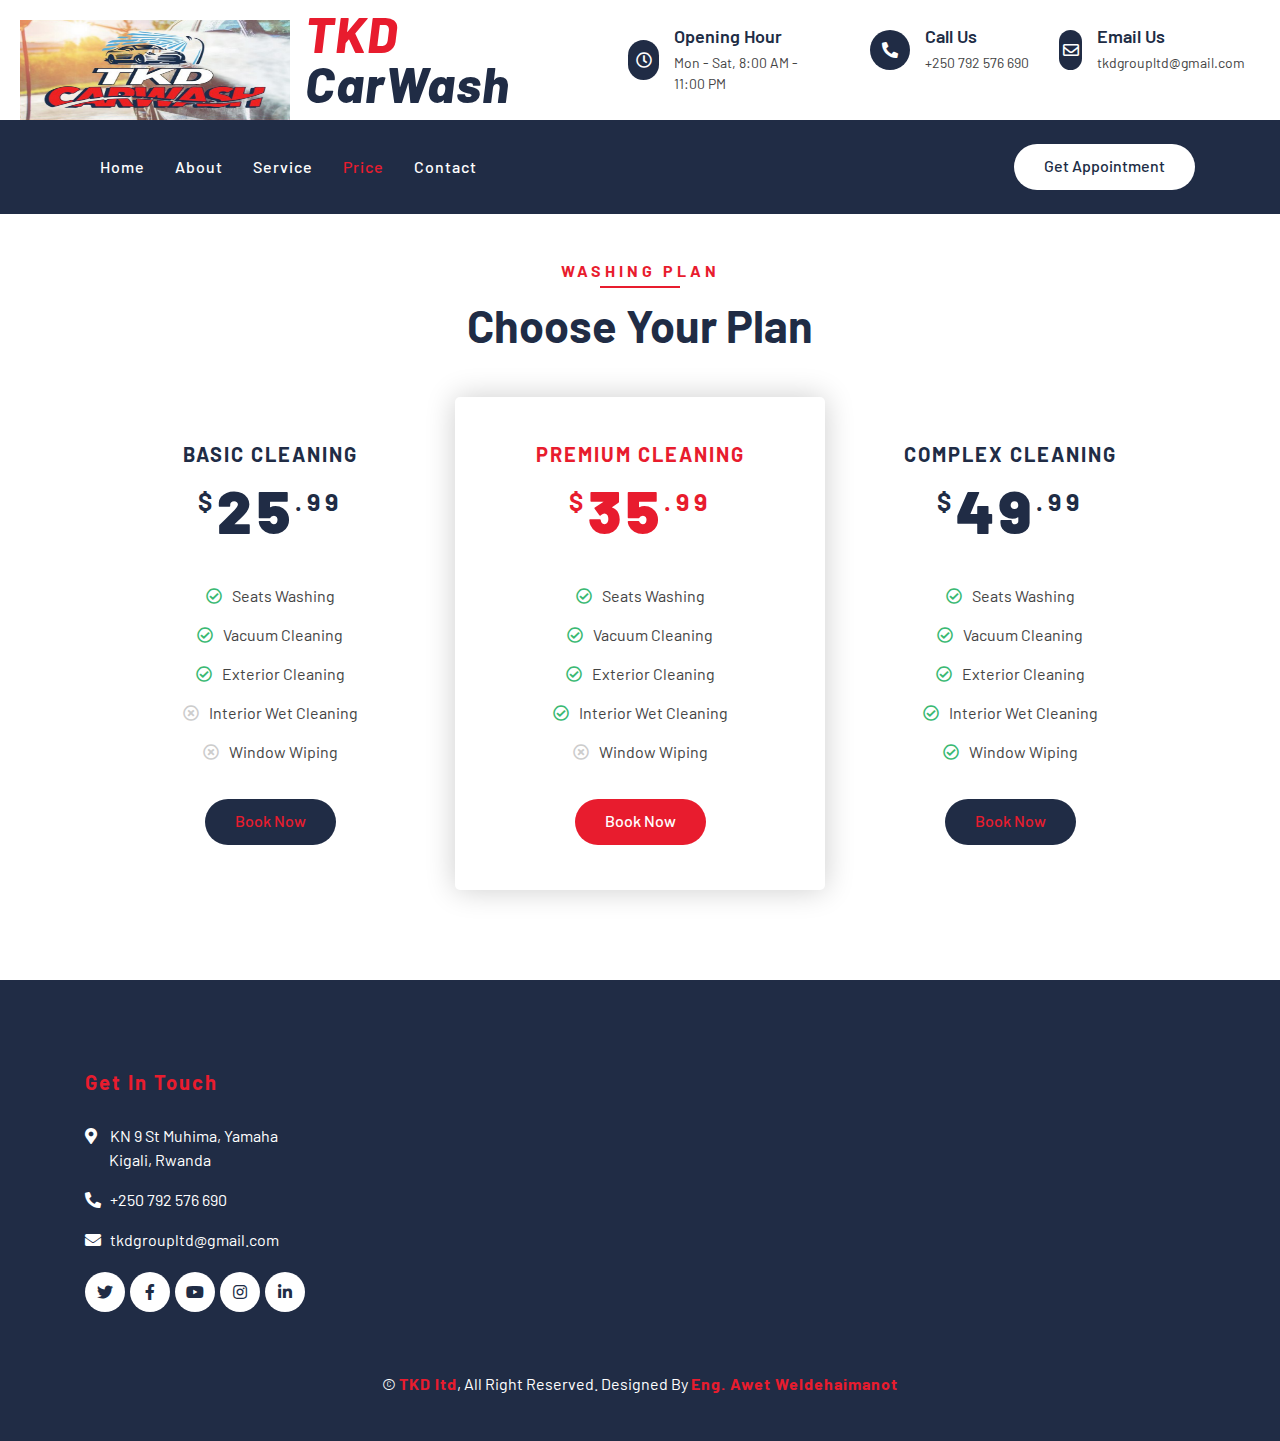
<file: price.html>
<!DOCTYPE html>
<html lang="en">
    <head>
        <meta charset="utf-8">
        <title>AutoWash - Car Wash Website Template</title>
        <meta content="width=device-width, initial-scale=1.0" name="viewport">
        <meta content="Free Website Template" name="keywords">
        <meta content="Free Website Template" name="description">

        <!-- Favicon -->
        <link href="img/favicon.ico" rel="icon">

        <!-- Google Font -->
        <link href="https://fonts.googleapis.com/css2?family=Barlow:wght@400;500;600;700;800;900&display=swap" rel="stylesheet"> 
        
        <!-- CSS Libraries -->
        <link href="https://stackpath.bootstrapcdn.com/bootstrap/4.4.1/css/bootstrap.min.css" rel="stylesheet">
        <link href="https://cdnjs.cloudflare.com/ajax/libs/font-awesome/5.10.0/css/all.min.css" rel="stylesheet">
        <link href="lib/flaticon/font/flaticon.css" rel="stylesheet">
        <link href="lib/animate/animate.min.css" rel="stylesheet">
        <link href="lib/owlcarousel/assets/owl.carousel.min.css" rel="stylesheet">

        <!-- Template Stylesheet -->
        <link href="css/style.css" rel="stylesheet">
    </head>

    <body>
        <!-- Top Bar Start -->
        <p></p>
        <div class="top-bar">
            <a href="index.html">
                <img src="img/logo.png" alt="logo" style="float: left;margin-top: 20px;width: 270px; height: 100px;">
            </a>
            <div class="container">
                <div class="row align-items-center">
                    <div class="col-lg-4 col-md-12">
                        <div class="logo">
                            <a href="index.html">
                                <h1>TKD <span>CarWash</span></h1>
                                <!-- <img src="img/logo2.png" alt="Logo" width="300px"> -->
                            </a>
                        </div>
                    </div>
                    <div class="col-lg-8 col-md-7 d-none d-lg-block">
                        <div class="row">
                            <div class="col-4">
                                <div class="top-bar-item">
                                    <div class="top-bar-icon">
                                        <i class="far fa-clock"></i>
                                    </div>
                                    <div class="top-bar-text">
                                        <h3>Opening Hour</h3>
                                        <p>Mon - Sat, 8:00 AM - 11:00 PM</p>
                                    </div>
                                </div>
                            </div>
                            <div class="col-4">
                                <div class="top-bar-item">
                                    <div class="top-bar-icon">
                                        <i class="fa fa-phone-alt"></i>
                                    </div>
                                    <div class="top-bar-text">
                                        <h3>Call Us</h3>
                                        <p>+250 792 576 690</p>
                                    </div>
                                </div>
                            </div>
                            <div class="col-4">
                                <div class="top-bar-item">
                                    <div class="top-bar-icon">
                                        <i class="far fa-envelope"></i>
                                    </div>
                                    <div class="top-bar-text">
                                        <h3>Email Us</h3>
                                        <p>tkdgroupltd@gmail.com</p>
                                    </div>
                                </div>
                            </div>
                        </div>
                    </div>
                </div>
            </div>
        </div>
        <!-- Top Bar End -->

        <!-- Nav Bar Start -->
        <div class="nav-bar">
            <div class="container">
                <nav class="navbar navbar-expand-lg bg-dark navbar-dark">
                    <a href="#" class="navbar-brand">MENU</a>
                    <button type="button" class="navbar-toggler" data-toggle="collapse" data-target="#navbarCollapse">
                        <span class="navbar-toggler-icon"></span>
                    </button>

                    <div class="collapse navbar-collapse justify-content-between" id="navbarCollapse">
                        <div class="navbar-nav mr-auto">
                            <a href="index.html" class="nav-item nav-link">Home</a>
                            <a href="about.html" class="nav-item nav-link">About</a>
                            <a href="service.html" class="nav-item nav-link">Service</a>
                            <a href="price.html" class="nav-item nav-link active">Price</a>
                            <!-- <a href="location.html" class="nav-item nav-link">Washing Points</a> -->
                            <!-- <div class="nav-item dropdown">
                                <a href="#" class="nav-link dropdown-toggle" data-toggle="dropdown">Pages</a>
                                <div class="dropdown-menu">
                                    <a href="blog.html" class="dropdown-item">Blog Grid</a>
                                    <a href="single.html" class="dropdown-item">Detail Page</a>
                                    <a href="team.html" class="dropdown-item">Team Member</a>
                                    <a href="booking.html" class="dropdown-item">Schedule Booking</a>
                                </div>
                            </div> -->
                            <a href="contact.html" class="nav-item nav-link">Contact</a>
                        </div>
                        <div class="ml-auto">
                            <a class="btn btn-custom" href="#">Get Appointment</a>
                        </div>
                    </div>
                </nav>
            </div>
        </div>
        <!-- Nav Bar End -->
        
        
        <!-- Page Header Start -->
        <!-- <div class="page-header">
            <div class="container">
                <div class="row">
                    <div class="col-12">
                        <h2>Washing Plan</h2>
                    </div>
                    <div class="col-12">
                        <a href="">Home</a>
                        <a href="">Price</a>
                    </div>
                </div>
            </div>
        </div> -->
        <!-- Page Header End -->
        
        
        <!-- Price Start -->
        <div class="price">
            <div class="container">
                <div class="section-header text-center">
                    <p>Washing Plan</p>
                    <h2>Choose Your Plan</h2>
                </div>
                <div class="row">
                    <div class="col-md-4">
                        <div class="price-item">
                            <div class="price-header">
                                <h3>Basic Cleaning</h3>
                                <h2><span>$</span><strong>25</strong><span>.99</span></h2>
                            </div>
                            <div class="price-body">
                                <ul>
                                    <li><i class="far fa-check-circle"></i>Seats Washing</li>
                                    <li><i class="far fa-check-circle"></i>Vacuum Cleaning</li>
                                    <li><i class="far fa-check-circle"></i>Exterior Cleaning</li>
                                    <li><i class="far fa-times-circle"></i>Interior Wet Cleaning</li>
                                    <li><i class="far fa-times-circle"></i>Window Wiping</li>
                                </ul>
                            </div>
                            <div class="price-footer">
                                <a class="btn btn-custom" href="">Book Now</a>
                            </div>
                        </div>
                    </div>
                    <div class="col-md-4">
                        <div class="price-item featured-item">
                            <div class="price-header">
                                <h3>Premium Cleaning</h3>
                                <h2><span>$</span><strong>35</strong><span>.99</span></h2>
                            </div>
                            <div class="price-body">
                                <ul>
                                    <li><i class="far fa-check-circle"></i>Seats Washing</li>
                                    <li><i class="far fa-check-circle"></i>Vacuum Cleaning</li>
                                    <li><i class="far fa-check-circle"></i>Exterior Cleaning</li>
                                    <li><i class="far fa-check-circle"></i>Interior Wet Cleaning</li>
                                    <li><i class="far fa-times-circle"></i>Window Wiping</li>
                                </ul>
                            </div>
                            <div class="price-footer">
                                <a class="btn btn-custom" href="">Book Now</a>
                            </div>
                        </div>
                    </div>
                    <div class="col-md-4">
                        <div class="price-item">
                            <div class="price-header">
                                <h3>Complex Cleaning</h3>
                                <h2><span>$</span><strong>49</strong><span>.99</span></h2>
                            </div>
                            <div class="price-body">
                                <ul>
                                    <li><i class="far fa-check-circle"></i>Seats Washing</li>
                                    <li><i class="far fa-check-circle"></i>Vacuum Cleaning</li>
                                    <li><i class="far fa-check-circle"></i>Exterior Cleaning</li>
                                    <li><i class="far fa-check-circle"></i>Interior Wet Cleaning</li>
                                    <li><i class="far fa-check-circle"></i>Window Wiping</li>
                                </ul>
                            </div>
                            <div class="price-footer">
                                <a class="btn btn-custom" href="">Book Now</a>
                            </div>
                        </div>
                    </div>
                </div>
            </div>
        </div>
        <!-- Price End -->
        
        
        <!-- Footer Start -->
        <div class="footer">
            <div class="container">
                <div class="row">
                    <div class="col-lg-3 col-md-6">
                        <div class="footer-contact">
                            <h2>Get In Touch</h2>
                            <p><i class="fa fa-map-marker-alt"></i>KN 9 St Muhima, Yamaha<br> &nbsp;&nbsp;&nbsp;&nbsp;&nbsp;&nbsp;&nbsp;&nbsp;Kigali, Rwanda</p>
                            <p><i class="fa fa-phone-alt"></i>+250 792 576 690</p>
                            <p><i class="fa fa-envelope"></i>tkdgroupltd@gmail.com</p>
                            <div class="footer-social">
                                <a class="btn" href=""><i class="fab fa-twitter"></i></a>
                                <a class="btn" href=""><i class="fab fa-facebook-f"></i></a>
                                <a class="btn" href=""><i class="fab fa-youtube"></i></a>
                                <a class="btn" href=""><i class="fab fa-instagram"></i></a>
                                <a class="btn" href=""><i class="fab fa-linkedin-in"></i></a>
                            </div>
                        </div>
                    </div>
                    <!-- <div class="col-lg-3 col-md-6">
                        <div class="footer-link">
                            <h2>Popular Links</h2>
                            <a href="">About Us</a>
                            <a href="">Contact Us</a>
                            <a href="">Our Service</a>
                            <a href="">Service Points</a>
                            <a href="">Pricing Plan</a>
                        </div>
                    </div>
                    <div class="col-lg-3 col-md-6">
                        <div class="footer-link">
                            <h2>Useful Links</h2>
                            <a href="">Terms of use</a>
                            <a href="">Privacy policy</a>
                            <a href="">Cookies</a>
                            <a href="">Help</a>
                            <a href="">FQAs</a>
                        </div>
                    </div>
                    <div class="col-lg-3 col-md-6">
                        <div class="footer-newsletter">
                            <h2>Newsletter</h2>
                            <form>
                                <input class="form-control" placeholder="Full Name">
                                <input class="form-control" placeholder="Email">
                                <button class="btn btn-custom">Submit</button>
                            </form>
                        </div>
                    </div> -->
                </div>
            </div>
            <div class="container copyright">
                <p>&copy; <a href="#">TKD ltd</a>, All Right Reserved. Designed By <a href="https://github.com/Awate19">Eng. Awet Weldehaimanot</a></p>
            </div>
        </div>
        <!-- Footer End -->
        
        <!-- Back to top button -->
        <a href="#" class="back-to-top"><i class="fa fa-chevron-up"></i></a>
        
        <!-- Pre Loader -->
        <div id="loader" class="show">
            <div class="loader"></div>
        </div>

        <!-- JavaScript Libraries -->
        <script src="https://code.jquery.com/jquery-3.4.1.min.js"></script>
        <script src="https://stackpath.bootstrapcdn.com/bootstrap/4.4.1/js/bootstrap.bundle.min.js"></script>
        <script src="lib/easing/easing.min.js"></script>
        <script src="lib/owlcarousel/owl.carousel.min.js"></script>
        <script src="lib/waypoints/waypoints.min.js"></script>
        <script src="lib/counterup/counterup.min.js"></script>
        
        <!-- Contact Javascript File -->
        <script src="mail/jqBootstrapValidation.min.js"></script>
        <script src="mail/contact.js"></script>

        <!-- Template Javascript -->
        <script src="js/main.js"></script>
    </body>
</html>
</file>
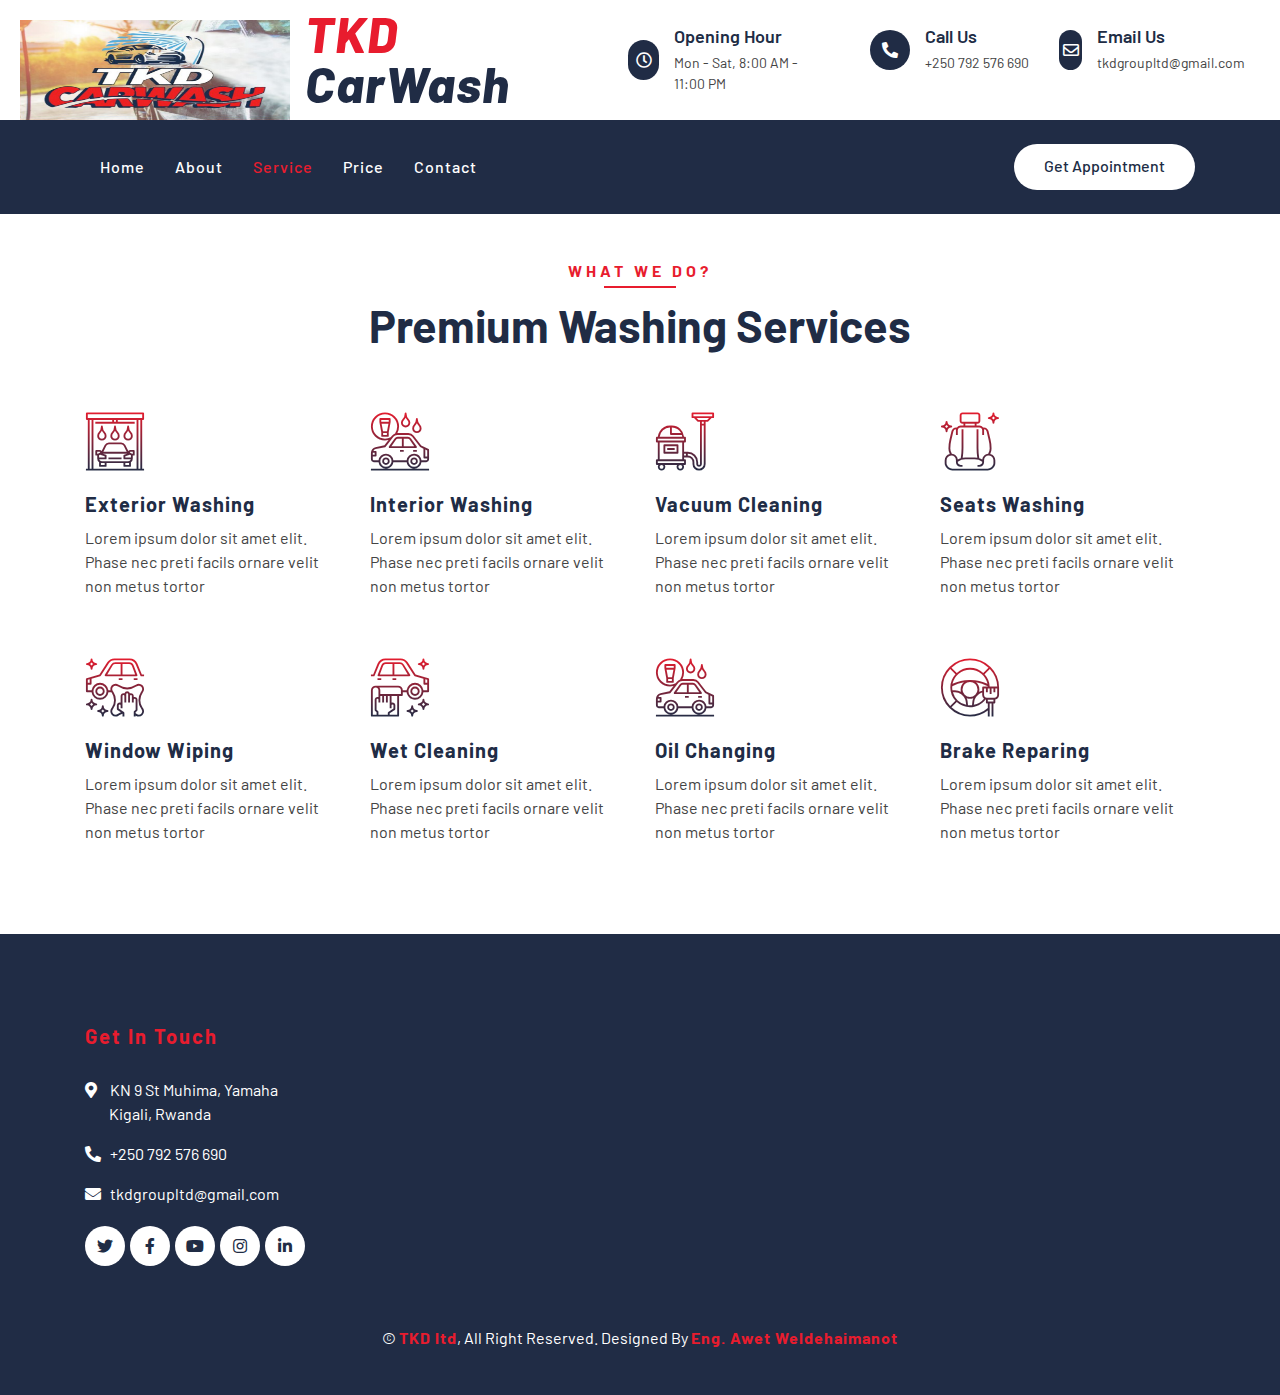
<file: service.html>
<!DOCTYPE html>
<html lang="en">
    <head>
        <meta charset="utf-8">
        <title>Duta Car Wash</title>
        <meta content="width=device-width, initial-scale=1.0" name="viewport">
        <meta content="Free Website Template" name="keywords">
        <meta content="Free Website Template" name="description">

        <!-- Favicon -->
        <link href="img/favicon.ico" rel="icon">

        <!-- Google Font -->
        <link href="https://fonts.googleapis.com/css2?family=Barlow:wght@400;500;600;700;800;900&display=swap" rel="stylesheet"> 
        
        <!-- CSS Libraries -->
        <link href="https://stackpath.bootstrapcdn.com/bootstrap/4.4.1/css/bootstrap.min.css" rel="stylesheet">
        <link href="https://cdnjs.cloudflare.com/ajax/libs/font-awesome/5.10.0/css/all.min.css" rel="stylesheet">
        <link href="lib/flaticon/font/flaticon.css" rel="stylesheet">
        <link href="lib/animate/animate.min.css" rel="stylesheet">
        <link href="lib/owlcarousel/assets/owl.carousel.min.css" rel="stylesheet">

        <!-- Template Stylesheet -->
        <link href="css/style.css" rel="stylesheet">
    </head>

    <body>
       <!-- Top Bar Start -->
       <p></p>
       <div class="top-bar">
           <a href="index.html">
               <img src="img/logo.png" alt="logo" style="float: left;margin-top: 20px;width: 270px; height: 100px;">
           </a>
           <div class="container">
               <div class="row align-items-center">
                   <div class="col-lg-4 col-md-12">
                       <div class="logo">
                           <a href="index.html">
                               <h1>TKD <span>CarWash</span></h1>
                               <!-- <img src="img/logo2.png" alt="Logo" width="300px"> -->
                           </a>
                       </div>
                   </div>
                   <div class="col-lg-8 col-md-7 d-none d-lg-block">
                       <div class="row">
                           <div class="col-4">
                               <div class="top-bar-item">
                                   <div class="top-bar-icon">
                                       <i class="far fa-clock"></i>
                                   </div>
                                   <div class="top-bar-text">
                                       <h3>Opening Hour</h3>
                                       <p>Mon - Sat, 8:00 AM - 11:00 PM</p>
                                   </div>
                               </div>
                           </div>
                           <div class="col-4">
                               <div class="top-bar-item">
                                   <div class="top-bar-icon">
                                       <i class="fa fa-phone-alt"></i>
                                   </div>
                                   <div class="top-bar-text">
                                       <h3>Call Us</h3>
                                       <p>+250 792 576 690</p>
                                   </div>
                               </div>
                           </div>
                           <div class="col-4">
                               <div class="top-bar-item">
                                   <div class="top-bar-icon">
                                       <i class="far fa-envelope"></i>
                                   </div>
                                   <div class="top-bar-text">
                                       <h3>Email Us</h3>
                                       <p>tkdgroupltd@gmail.com</p>
                                   </div>
                               </div>
                           </div>
                       </div>
                   </div>
               </div>
           </div>
       </div>
       <!-- Top Bar End -->

       <!-- Nav Bar Start -->
       <div class="nav-bar">
           <div class="container">
               <nav class="navbar navbar-expand-lg bg-dark navbar-dark">
                   <a href="#" class="navbar-brand">MENU</a>
                   <button type="button" class="navbar-toggler" data-toggle="collapse" data-target="#navbarCollapse">
                       <span class="navbar-toggler-icon"></span>
                   </button>

                   <div class="collapse navbar-collapse justify-content-between" id="navbarCollapse">
                       <div class="navbar-nav mr-auto">
                           <a href="index.html" class="nav-item nav-link">Home</a>
                           <a href="about.html" class="nav-item nav-link">About</a>
                           <a href="service.html" class="nav-item nav-link active">Service</a>
                           <a href="price.html" class="nav-item nav-link">Price</a>
                           <!-- <a href="location.html" class="nav-item nav-link">Washing Points</a> -->
                           <!-- <div class="nav-item dropdown">
                               <a href="#" class="nav-link dropdown-toggle" data-toggle="dropdown">Pages</a>
                               <div class="dropdown-menu">
                                   <a href="blog.html" class="dropdown-item">Blog Grid</a>
                                   <a href="single.html" class="dropdown-item">Detail Page</a>
                                   <a href="team.html" class="dropdown-item">Team Member</a>
                                   <a href="booking.html" class="dropdown-item">Schedule Booking</a>
                               </div>
                           </div> -->
                           <a href="contact.html" class="nav-item nav-link">Contact</a>
                       </div>
                       <div class="ml-auto">
                           <a class="btn btn-custom" href="#">Get Appointment</a>
                       </div>
                   </div>
               </nav>
           </div>
       </div>
       <!-- Nav Bar End -->

        
        
        <!-- Page Header Start -->
        <!-- <div class="page-header">
            <div class="container">
                <div class="row">
                    <div class="col-12">
                        <h2>Service</h2>
                    </div>
                </div>
            </div>
        </div> -->
        <!-- Page Header End -->
        
        
        <!-- Service Start -->
        <div class="service">
            <div class="container">
                <div class="section-header text-center">
                    <p>What We Do?</p>
                    <h2>Premium Washing Services</h2>
                </div>
                <div class="row">
                    <div class="col-lg-3 col-md-6">
                        <div class="service-item">
                            <i class="flaticon-car-wash-1"></i>
                            <h3>Exterior Washing</h3>
                            <p>Lorem ipsum dolor sit amet elit. Phase nec preti facils ornare velit non metus tortor</p>
                        </div>
                    </div>
                    <div class="col-lg-3 col-md-6">
                        <div class="service-item">
                            <i class="flaticon-car-wash"></i>
                            <h3>Interior Washing</h3>
                            <p>Lorem ipsum dolor sit amet elit. Phase nec preti facils ornare velit non metus tortor</p>
                        </div>
                    </div>
                    <div class="col-lg-3 col-md-6">
                        <div class="service-item">
                            <i class="flaticon-vacuum-cleaner"></i>
                            <h3>Vacuum Cleaning</h3>
                            <p>Lorem ipsum dolor sit amet elit. Phase nec preti facils ornare velit non metus tortor</p>
                        </div>
                    </div>
                    <div class="col-lg-3 col-md-6">
                        <div class="service-item">
                            <i class="flaticon-seat"></i>
                            <h3>Seats Washing</h3>
                            <p>Lorem ipsum dolor sit amet elit. Phase nec preti facils ornare velit non metus tortor</p>
                        </div>
                    </div>
                    <div class="col-lg-3 col-md-6">
                        <div class="service-item">
                            <i class="flaticon-car-service"></i>
                            <h3>Window Wiping</h3>
                            <p>Lorem ipsum dolor sit amet elit. Phase nec preti facils ornare velit non metus tortor</p>
                        </div>
                    </div>
                    <div class="col-lg-3 col-md-6">
                        <div class="service-item">
                            <i class="flaticon-car-service-2"></i>
                            <h3>Wet Cleaning</h3>
                            <p>Lorem ipsum dolor sit amet elit. Phase nec preti facils ornare velit non metus tortor</p>
                        </div>
                    </div>
                    <div class="col-lg-3 col-md-6">
                        <div class="service-item">
                            <i class="flaticon-car-wash"></i>
                            <h3>Oil Changing</h3>
                            <p>Lorem ipsum dolor sit amet elit. Phase nec preti facils ornare velit non metus tortor</p>
                        </div>
                    </div>
                    <div class="col-lg-3 col-md-6">
                        <div class="service-item">
                            <i class="flaticon-brush-1"></i>
                            <h3>Brake Reparing</h3>
                            <p>Lorem ipsum dolor sit amet elit. Phase nec preti facils ornare velit non metus tortor</p>
                        </div>
                    </div>
                </div>
            </div>
        </div>
        <!-- Service End -->
        
        
        <!-- Testimonial Start -->
        <!-- <div class="testimonial">
            <div class="container">
                <div class="section-header text-center">
                    <p>Testimonial</p>
                    <h2>What our clients say</h2>
                </div>
                <div class="owl-carousel testimonials-carousel">
                    <div class="testimonial-item">
                        <img src="img/testimonial-1.jpg" alt="Image">
                        <div class="testimonial-text">
                            <h3>Client Name</h3>
                            <h4>Profession</h4>
                            <p>
                                Lorem ipsum dolor sit amet elit. Phasel preti mi facilis ornare velit non vulputa. Aliqu metus tortor auctor gravid
                            </p>
                        </div>
                    </div>
                    <div class="testimonial-item">
                        <img src="img/testimonial-2.jpg" alt="Image">
                        <div class="testimonial-text">
                            <h3>Client Name</h3>
                            <h4>Profession</h4>
                            <p>
                                Lorem ipsum dolor sit amet elit. Phasel preti mi facilis ornare velit non vulputa. Aliqu metus tortor auctor gravid
                            </p>
                        </div>
                    </div>
                    <div class="testimonial-item">
                        <img src="img/testimonial-3.jpg" alt="Image">
                        <div class="testimonial-text">
                            <h3>Client Name</h3>
                            <h4>Profession</h4>
                            <p>
                                Lorem ipsum dolor sit amet elit. Phasel preti mi facilis ornare velit non vulputa. Aliqu metus tortor auctor gravid
                            </p>
                        </div>
                    </div>
                    <div class="testimonial-item">
                        <img src="img/testimonial-4.jpg" alt="Image">
                        <div class="testimonial-text">
                            <h3>Client Name</h3>
                            <h4>Profession</h4>
                            <p>
                                Lorem ipsum dolor sit amet elit. Phasel preti mi facilis ornare velit non vulputa. Aliqu metus tortor auctor gravid
                            </p>
                        </div>
                    </div>
                </div>
            </div>
        </div> -->
        <!-- Testimonial End -->


        <!-- Footer Start -->
        <div class="footer">
            <div class="container">
                <div class="row">
                    <div class="col-lg-3 col-md-6">
                        <div class="footer-contact">
                            <h2>Get In Touch</h2>
                            <p><i class="fa fa-map-marker-alt"></i>KN 9 St Muhima, Yamaha<br> &nbsp;&nbsp;&nbsp;&nbsp;&nbsp;&nbsp;&nbsp;&nbsp;Kigali, Rwanda</p>
                            <p><i class="fa fa-phone-alt"></i>+250 792 576 690</p>
                            <p><i class="fa fa-envelope"></i>tkdgroupltd@gmail.com</p>
                            <div class="footer-social">
                                <a class="btn" href=""><i class="fab fa-twitter"></i></a>
                                <a class="btn" href=""><i class="fab fa-facebook-f"></i></a>
                                <a class="btn" href=""><i class="fab fa-youtube"></i></a>
                                <a class="btn" href=""><i class="fab fa-instagram"></i></a>
                                <a class="btn" href=""><i class="fab fa-linkedin-in"></i></a>
                            </div>
                        </div>
                    </div>
                    <!-- <div class="col-lg-3 col-md-6">
                        <div class="footer-link">
                            <h2>Popular Links</h2>
                            <a href="">About Us</a>
                            <a href="">Contact Us</a>
                            <a href="">Our Service</a>
                            <a href="">Service Points</a>
                            <a href="">Pricing Plan</a>
                        </div>
                    </div>
                    <div class="col-lg-3 col-md-6">
                        <div class="footer-link">
                            <h2>Useful Links</h2>
                            <a href="">Terms of use</a>
                            <a href="">Privacy policy</a>
                            <a href="">Cookies</a>
                            <a href="">Help</a>
                            <a href="">FQAs</a>
                        </div>
                    </div>
                    <div class="col-lg-3 col-md-6">
                        <div class="footer-newsletter">
                            <h2>Newsletter</h2>
                            <form>
                                <input class="form-control" placeholder="Full Name">
                                <input class="form-control" placeholder="Email">
                                <button class="btn btn-custom">Submit</button>
                            </form>
                        </div>
                    </div> -->
                </div>
            </div>
            <div class="container copyright">
                <p>&copy; <a href="#">TKD ltd</a>, All Right Reserved. Designed By <a href="https://github.com/Awate19">Eng. Awet Weldehaimanot</a></p>
            </div>
        </div>
        <!-- Footer End -->
        
        <!-- Back to top button -->
        <a href="#" class="back-to-top"><i class="fa fa-chevron-up"></i></a>
        
        <!-- Pre Loader -->
        <div id="loader" class="show">
            <div class="loader"></div>
        </div>

        <!-- JavaScript Libraries -->
        <script src="https://code.jquery.com/jquery-3.4.1.min.js"></script>
        <script src="https://stackpath.bootstrapcdn.com/bootstrap/4.4.1/js/bootstrap.bundle.min.js"></script>
        <script src="lib/easing/easing.min.js"></script>
        <script src="lib/owlcarousel/owl.carousel.min.js"></script>
        <script src="lib/waypoints/waypoints.min.js"></script>
        <script src="lib/counterup/counterup.min.js"></script>
        
        <!-- Contact Javascript File -->
        <script src="mail/jqBootstrapValidation.min.js"></script>
        <script src="mail/contact.js"></script>

        <!-- Template Javascript -->
        <script src="js/main.js"></script>
    </body>
</html>
</file>
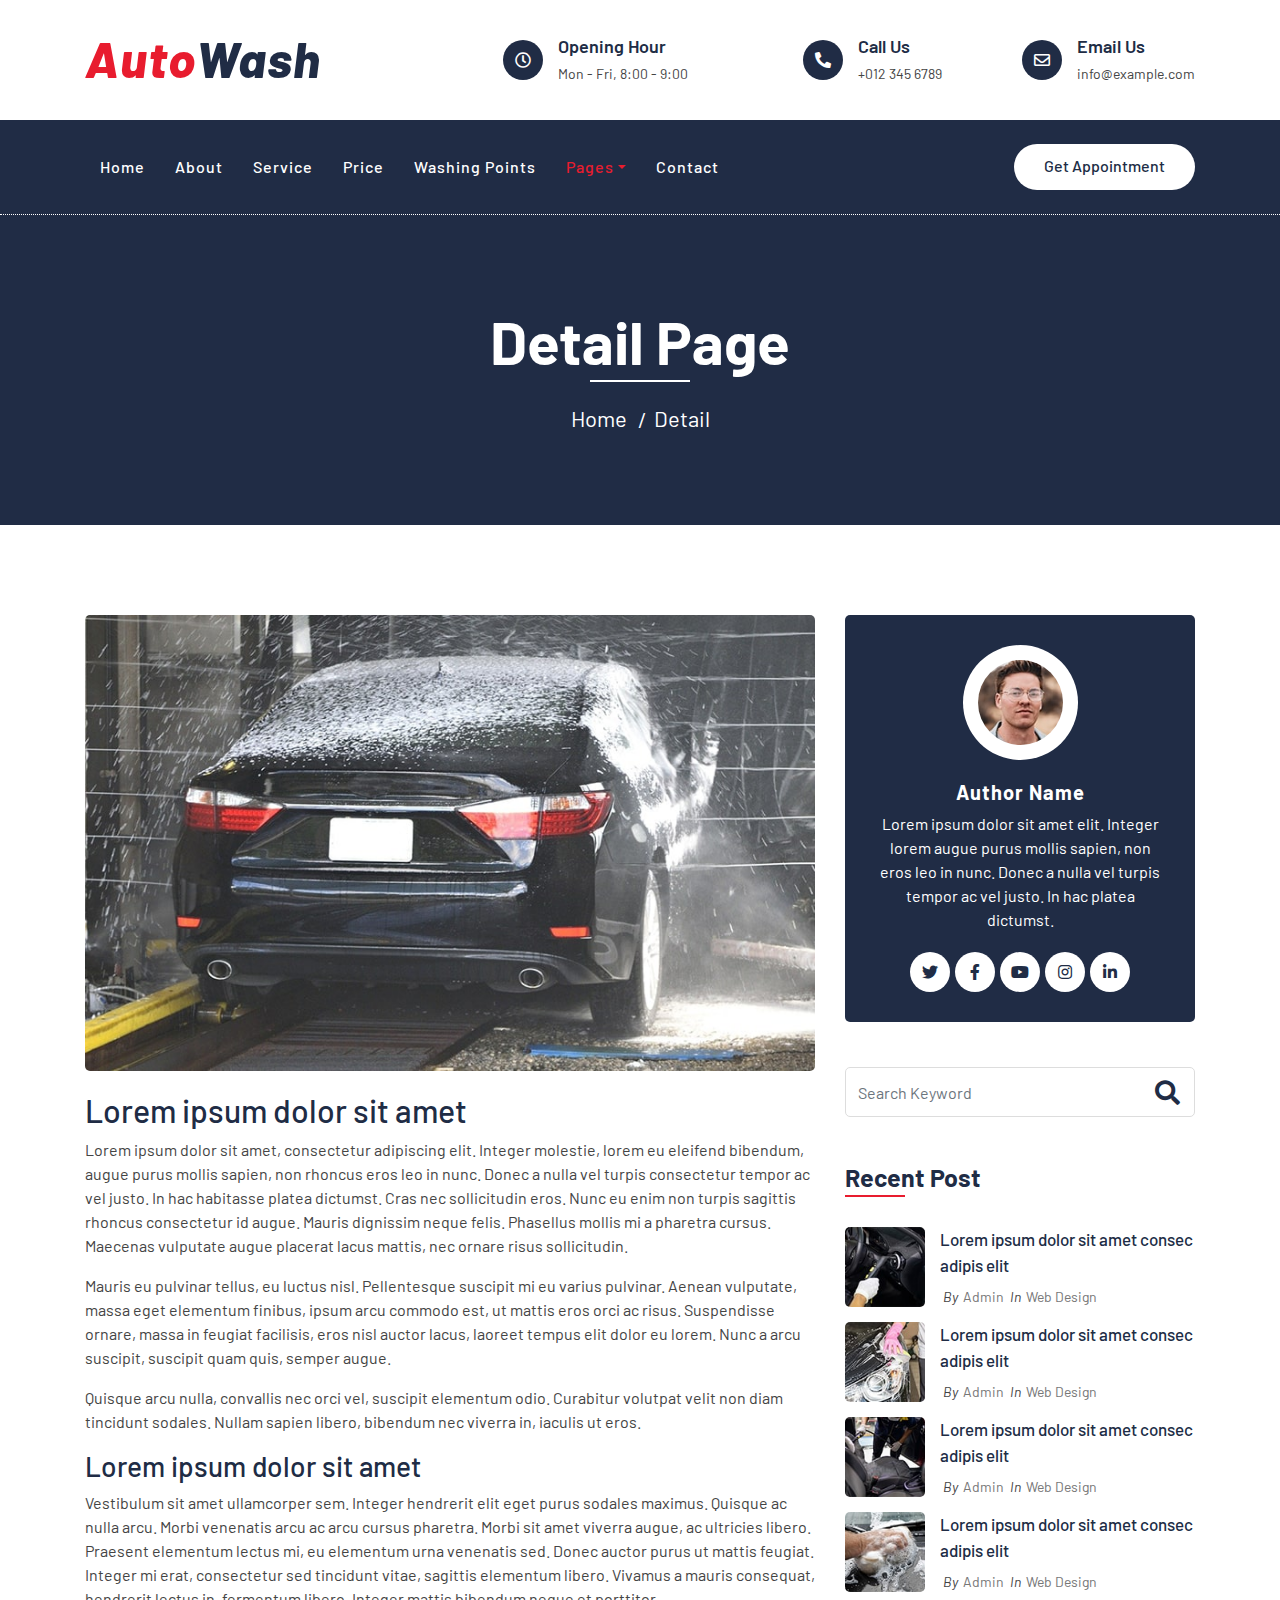
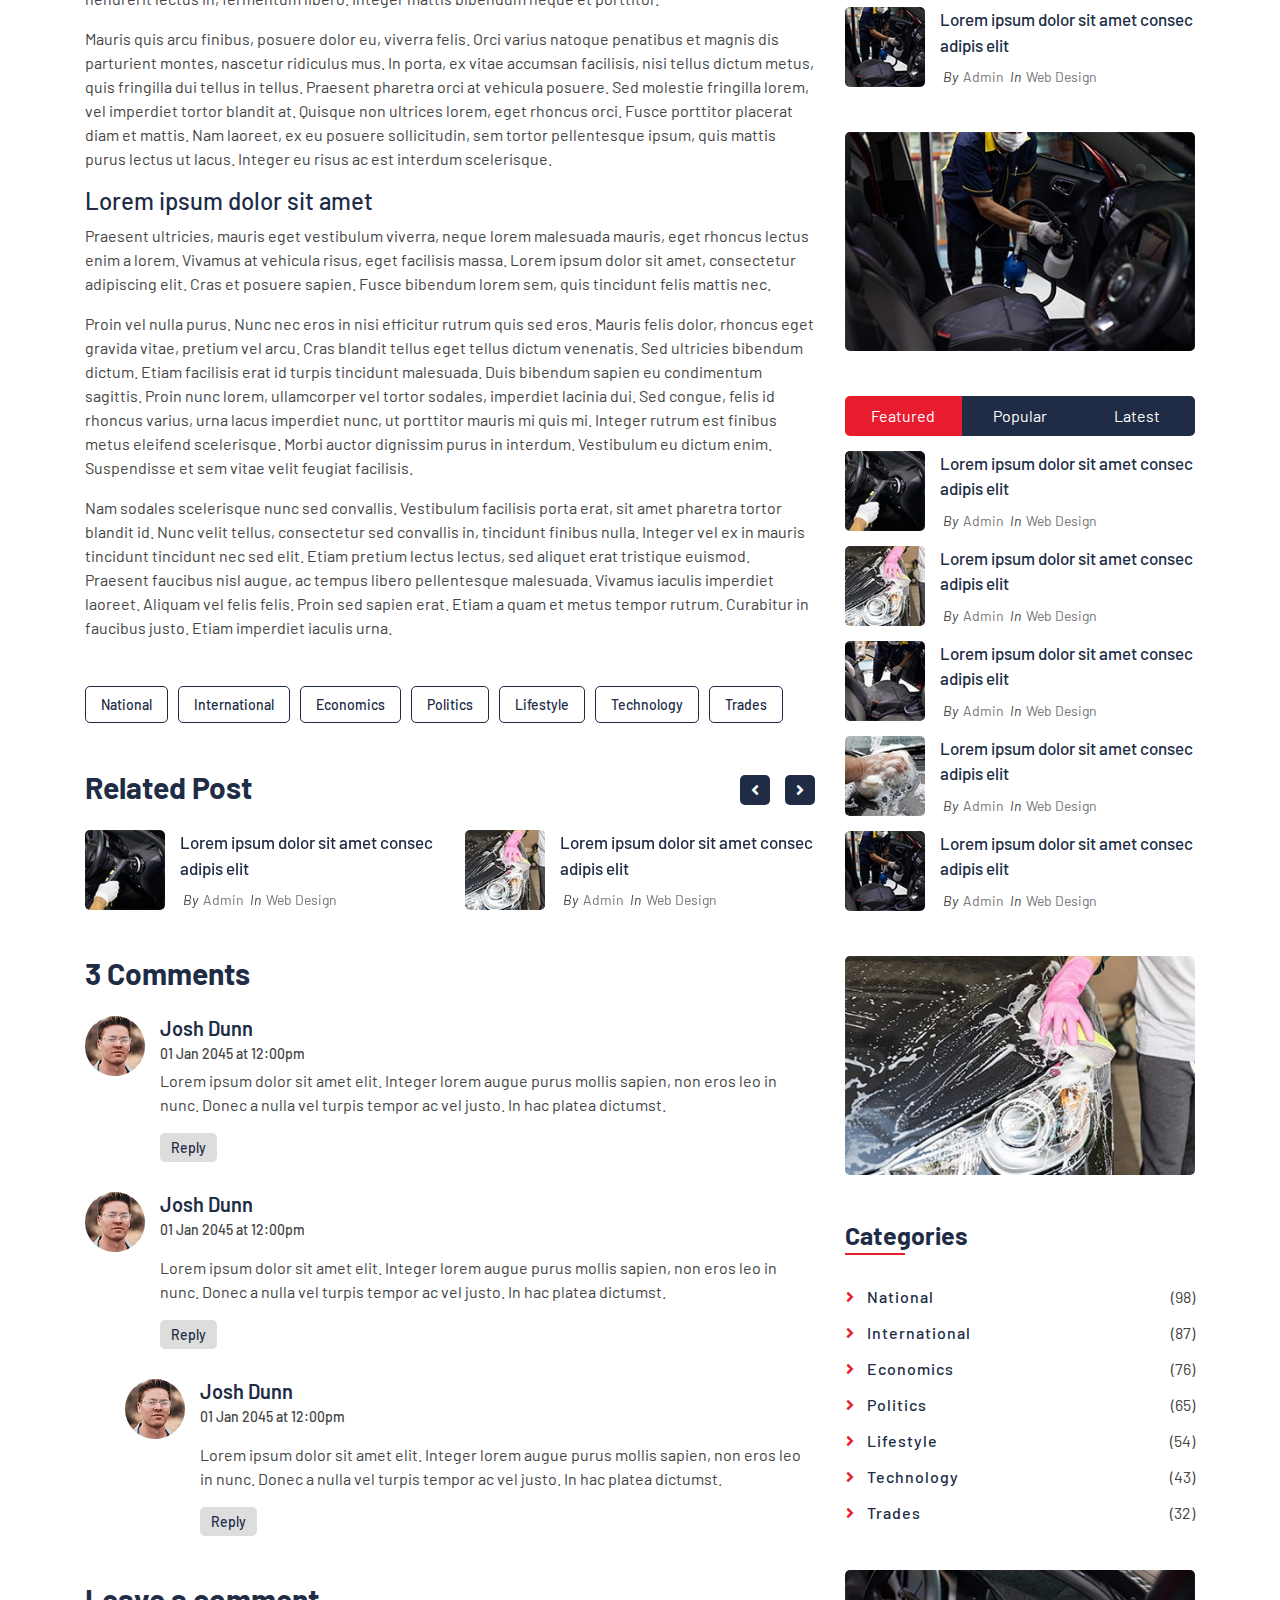
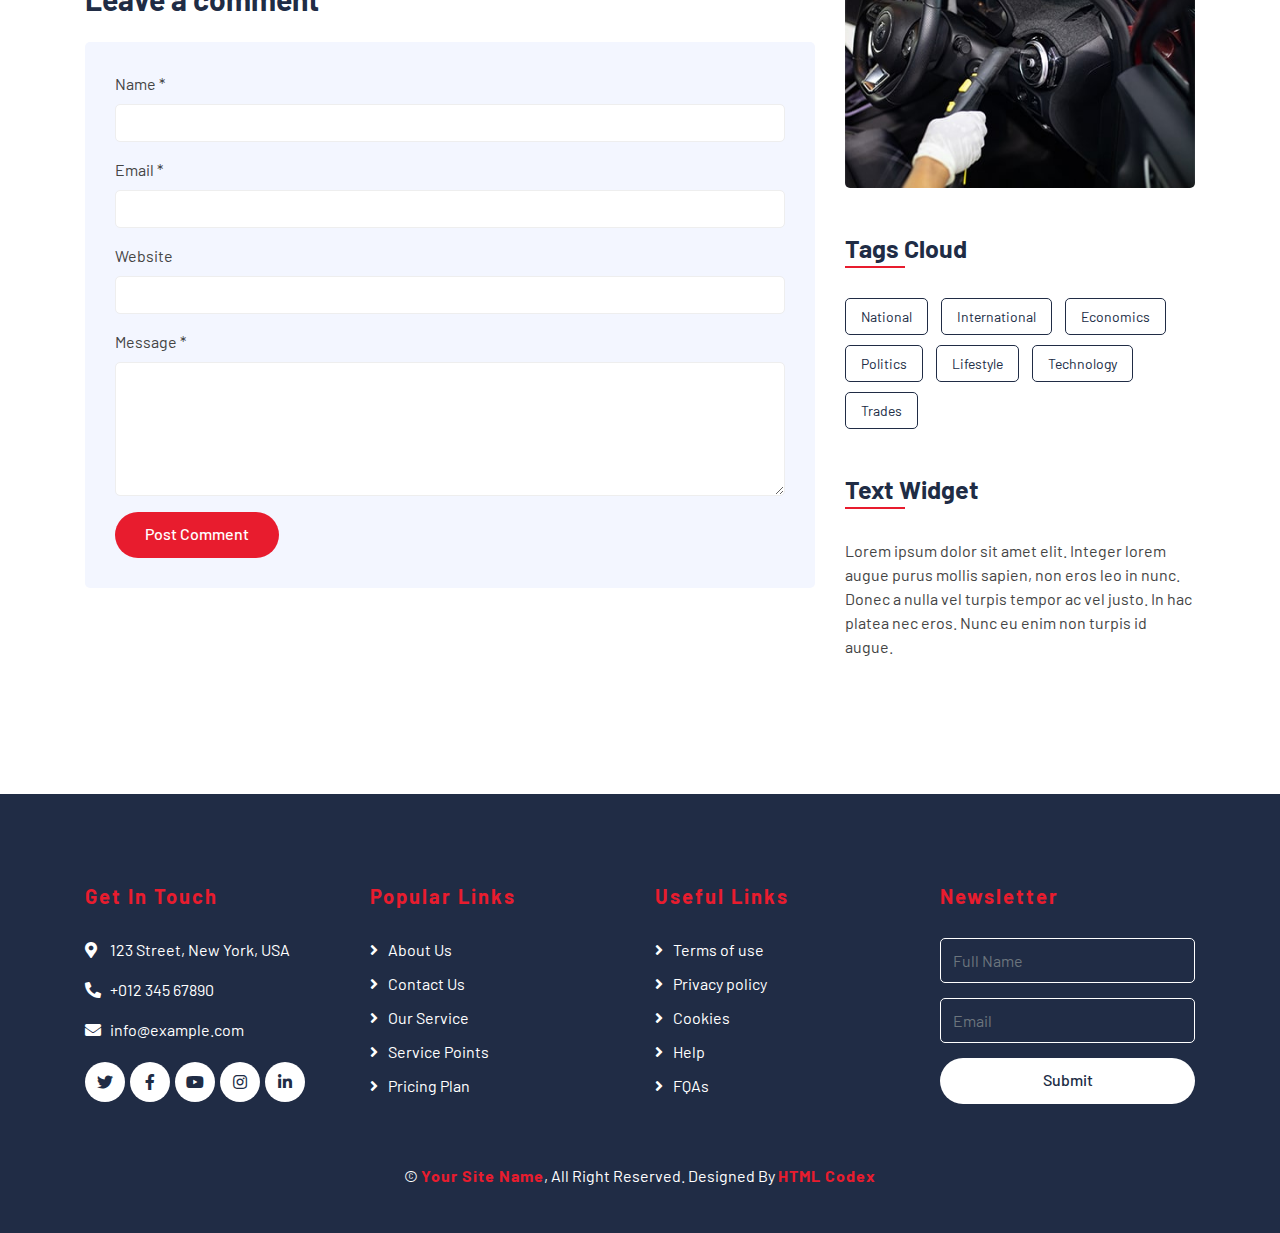
<file: single.html>
<!DOCTYPE html>
<html lang="en">
    <head>
        <meta charset="utf-8">
        <title>AutoWash - Car Wash Website Template</title>
        <meta content="width=device-width, initial-scale=1.0" name="viewport">
        <meta content="Free Website Template" name="keywords">
        <meta content="Free Website Template" name="description">

        <!-- Favicon -->
        <link href="img/favicon.ico" rel="icon">

        <!-- Google Font -->
        <link href="https://fonts.googleapis.com/css2?family=Barlow:wght@400;500;600;700;800;900&display=swap" rel="stylesheet"> 
        
        <!-- CSS Libraries -->
        <link href="https://stackpath.bootstrapcdn.com/bootstrap/4.4.1/css/bootstrap.min.css" rel="stylesheet">
        <link href="https://cdnjs.cloudflare.com/ajax/libs/font-awesome/5.10.0/css/all.min.css" rel="stylesheet">
        <link href="lib/flaticon/font/flaticon.css" rel="stylesheet">
        <link href="lib/animate/animate.min.css" rel="stylesheet">
        <link href="lib/owlcarousel/assets/owl.carousel.min.css" rel="stylesheet">

        <!-- Template Stylesheet -->
        <link href="css/style.css" rel="stylesheet">
    </head>

    <body>
        <!-- Top Bar Start -->
        <div class="top-bar">
            <div class="container">
                <div class="row align-items-center">
                    <div class="col-lg-4 col-md-12">
                        <div class="logo">
                            <a href="index.html">
                                <h1>Auto<span>Wash</span></h1>
                                <!-- <img src="img/logo.jpg" alt="Logo"> -->
                            </a>
                        </div>
                    </div>
                    <div class="col-lg-8 col-md-7 d-none d-lg-block">
                        <div class="row">
                            <div class="col-4">
                                <div class="top-bar-item">
                                    <div class="top-bar-icon">
                                        <i class="far fa-clock"></i>
                                    </div>
                                    <div class="top-bar-text">
                                        <h3>Opening Hour</h3>
                                        <p>Mon - Fri, 8:00 - 9:00</p>
                                    </div>
                                </div>
                            </div>
                            <div class="col-4">
                                <div class="top-bar-item">
                                    <div class="top-bar-icon">
                                        <i class="fa fa-phone-alt"></i>
                                    </div>
                                    <div class="top-bar-text">
                                        <h3>Call Us</h3>
                                        <p>+012 345 6789</p>
                                    </div>
                                </div>
                            </div>
                            <div class="col-4">
                                <div class="top-bar-item">
                                    <div class="top-bar-icon">
                                        <i class="far fa-envelope"></i>
                                    </div>
                                    <div class="top-bar-text">
                                        <h3>Email Us</h3>
                                        <p>info@example.com</p>
                                    </div>
                                </div>
                            </div>
                        </div>
                    </div>
                </div>
            </div>
        </div>
        <!-- Top Bar End -->

        <!-- Nav Bar Start -->
        <div class="nav-bar">
            <div class="container">
                <nav class="navbar navbar-expand-lg bg-dark navbar-dark">
                    <a href="#" class="navbar-brand">MENU</a>
                    <button type="button" class="navbar-toggler" data-toggle="collapse" data-target="#navbarCollapse">
                        <span class="navbar-toggler-icon"></span>
                    </button>

                    <div class="collapse navbar-collapse justify-content-between" id="navbarCollapse">
                        <div class="navbar-nav mr-auto">
                            <a href="index.html" class="nav-item nav-link">Home</a>
                            <a href="about.html" class="nav-item nav-link">About</a>
                            <a href="service.html" class="nav-item nav-link">Service</a>
                            <a href="price.html" class="nav-item nav-link">Price</a>
                            <a href="location.html" class="nav-item nav-link">Washing Points</a>
                            <div class="nav-item dropdown">
                                <a href="#" class="nav-link dropdown-toggle active" data-toggle="dropdown">Pages</a>
                                <div class="dropdown-menu">
                                    <a href="blog.html" class="dropdown-item">Blog Grid</a>
                                    <a href="single.html" class="dropdown-item">Detail Page</a>
                                    <a href="team.html" class="dropdown-item">Team Member</a>
                                    <a href="booking.html" class="dropdown-item">Schedule Booking</a>
                                </div>
                            </div>
                            <a href="contact.html" class="nav-item nav-link">Contact</a>
                        </div>
                        <div class="ml-auto">
                            <a class="btn btn-custom" href="#">Get Appointment</a>
                        </div>
                    </div>
                </nav>
            </div>
        </div>
        <!-- Nav Bar End -->
        
        
        <!-- Page Header Start -->
        <div class="page-header">
            <div class="container">
                <div class="row">
                    <div class="col-12">
                        <h2>Detail Page</h2>
                    </div>
                    <div class="col-12">
                        <a href="">Home</a>
                        <a href="">Detail</a>
                    </div>
                </div>
            </div>
        </div>
        <!-- Page Header End -->


        <!-- Single Post Start-->
        <div class="single">
            <div class="container">
                <div class="row">
                    <div class="col-lg-8">
                        <div class="single-content">
                            <img src="img/single.jpg" />
                            <h2>Lorem ipsum dolor sit amet</h2>
                            <p>
                                Lorem ipsum dolor sit amet, consectetur adipiscing elit. Integer molestie, lorem eu eleifend bibendum, augue purus mollis sapien, non rhoncus eros leo in nunc. Donec a nulla vel turpis consectetur tempor ac vel justo. In hac habitasse platea dictumst. Cras nec sollicitudin eros. Nunc eu enim non turpis sagittis rhoncus consectetur id augue. Mauris dignissim neque felis. Phasellus mollis mi a pharetra cursus. Maecenas vulputate augue placerat lacus mattis, nec ornare risus sollicitudin.
                            </p>
                            <p>
                                Mauris eu pulvinar tellus, eu luctus nisl. Pellentesque suscipit mi eu varius pulvinar. Aenean vulputate, massa eget elementum finibus, ipsum arcu commodo est, ut mattis eros orci ac risus. Suspendisse ornare, massa in feugiat facilisis, eros nisl auctor lacus, laoreet tempus elit dolor eu lorem. Nunc a arcu suscipit, suscipit quam quis, semper augue.
                            </p>
                            <p>
                                Quisque arcu nulla, convallis nec orci vel, suscipit elementum odio. Curabitur volutpat velit non diam tincidunt sodales. Nullam sapien libero, bibendum nec viverra in, iaculis ut eros.
                            </p>
                            <h3>Lorem ipsum dolor sit amet</h3>
                            <p>
                                Vestibulum sit amet ullamcorper sem. Integer hendrerit elit eget purus sodales maximus. Quisque ac nulla arcu. Morbi venenatis arcu ac arcu cursus pharetra. Morbi sit amet viverra augue, ac ultricies libero. Praesent elementum lectus mi, eu elementum urna venenatis sed. Donec auctor purus ut mattis feugiat. Integer mi erat, consectetur sed tincidunt vitae, sagittis elementum libero. Vivamus a mauris consequat, hendrerit lectus in, fermentum libero. Integer mattis bibendum neque et porttitor.
                            </p>
                            <p>
                                Mauris quis arcu finibus, posuere dolor eu, viverra felis. Orci varius natoque penatibus et magnis dis parturient montes, nascetur ridiculus mus. In porta, ex vitae accumsan facilisis, nisi tellus dictum metus, quis fringilla dui tellus in tellus. Praesent pharetra orci at vehicula posuere. Sed molestie fringilla lorem, vel imperdiet tortor blandit at. Quisque non ultrices lorem, eget rhoncus orci. Fusce porttitor placerat diam et mattis. Nam laoreet, ex eu posuere sollicitudin, sem tortor pellentesque ipsum, quis mattis purus lectus ut lacus. Integer eu risus ac est interdum scelerisque.
                            </p>
                            <h4>Lorem ipsum dolor sit amet</h4>
                            <p>
                                Praesent ultricies, mauris eget vestibulum viverra, neque lorem malesuada mauris, eget rhoncus lectus enim a lorem. Vivamus at vehicula risus, eget facilisis massa. Lorem ipsum dolor sit amet, consectetur adipiscing elit. Cras et posuere sapien. Fusce bibendum lorem sem, quis tincidunt felis mattis nec.
                            </p>
                            <p>
                                Proin vel nulla purus. Nunc nec eros in nisi efficitur rutrum quis sed eros. Mauris felis dolor, rhoncus eget gravida vitae, pretium vel arcu. Cras blandit tellus eget tellus dictum venenatis. Sed ultricies bibendum dictum. Etiam facilisis erat id turpis tincidunt malesuada. Duis bibendum sapien eu condimentum sagittis. Proin nunc lorem, ullamcorper vel tortor sodales, imperdiet lacinia dui. Sed congue, felis id rhoncus varius, urna lacus imperdiet nunc, ut porttitor mauris mi quis mi. Integer rutrum est finibus metus eleifend scelerisque. Morbi auctor dignissim purus in interdum. Vestibulum eu dictum enim. Suspendisse et sem vitae velit feugiat facilisis.
                            </p>
                            <p>
                                Nam sodales scelerisque nunc sed convallis. Vestibulum facilisis porta erat, sit amet pharetra tortor blandit id. Nunc velit tellus, consectetur sed convallis in, tincidunt finibus nulla. Integer vel ex in mauris tincidunt tincidunt nec sed elit. Etiam pretium lectus lectus, sed aliquet erat tristique euismod. Praesent faucibus nisl augue, ac tempus libero pellentesque malesuada. Vivamus iaculis imperdiet laoreet. Aliquam vel felis felis. Proin sed sapien erat. Etiam a quam et metus tempor rutrum. Curabitur in faucibus justo. Etiam imperdiet iaculis urna.
                            </p>
                        </div>
                        <div class="single-tags">
                            <a href="">National</a>
                            <a href="">International</a>
                            <a href="">Economics</a>
                            <a href="">Politics</a>
                            <a href="">Lifestyle</a>
                            <a href="">Technology</a>
                            <a href="">Trades</a>
                        </div>
                        <div class="single-related">
                            <h2>Related Post</h2>
                            <div class="owl-carousel related-slider">
                                <div class="post-item">
                                    <div class="post-img">
                                        <img src="img/post-1.jpg" />
                                    </div>
                                    <div class="post-text">
                                        <a href="">Lorem ipsum dolor sit amet consec adipis elit</a>
                                        <div class="post-meta">
                                            <p>By<a href="">Admin</a></p>
                                            <p>In<a href="">Web Design</a></p>
                                        </div>
                                    </div>
                                </div>
                                <div class="post-item">
                                    <div class="post-img">
                                        <img src="img/post-2.jpg" />
                                    </div>
                                    <div class="post-text">
                                        <a href="">Lorem ipsum dolor sit amet consec adipis elit</a>
                                        <div class="post-meta">
                                            <p>By<a href="">Admin</a></p>
                                            <p>In<a href="">Web Design</a></p>
                                        </div>
                                    </div>
                                </div>
                                <div class="post-item">
                                    <div class="post-img">
                                        <img src="img/post-3.jpg" />
                                    </div>
                                    <div class="post-text">
                                        <a href="">Lorem ipsum dolor sit amet consec adipis elit</a>
                                        <div class="post-meta">
                                            <p>By<a href="">Admin</a></p>
                                            <p>In<a href="">Web Design</a></p>
                                        </div>
                                    </div>
                                </div>
                                <div class="post-item">
                                    <div class="post-img">
                                        <img src="img/post-4.jpg" />
                                    </div>
                                    <div class="post-text">
                                        <a href="">Lorem ipsum dolor sit amet consec adipis elit</a>
                                        <div class="post-meta">
                                            <p>By<a href="">Admin</a></p>
                                            <p>In<a href="">Web Design</a></p>
                                        </div>
                                    </div>
                                </div>
                            </div>
                        </div>

                        <div class="single-comment">
                            <h2>3 Comments</h2>
                            <ul class="comment-list">
                                <li class="comment-item">
                                    <div class="comment-body">
                                        <div class="comment-img">
                                            <img src="img/user.jpg" />
                                        </div>
                                        <div class="comment-text">
                                            <h3><a href="">Josh Dunn</a></h3>
                                            <span>01 Jan 2045 at 12:00pm</span>
                                            <p>
                                                Lorem ipsum dolor sit amet elit. Integer lorem augue purus mollis sapien, non eros leo in nunc. Donec a nulla vel turpis tempor ac vel justo. In hac platea dictumst. 
                                            </p>
                                            <a class="btn" href="">Reply</a>
                                        </div>
                                    </div>
                                </li>
                                <li class="comment-item">
                                    <div class="comment-body">
                                        <div class="comment-img">
                                            <img src="img/user.jpg" />
                                        </div>
                                        <div class="comment-text">
                                            <h3><a href="">Josh Dunn</a></h3>
                                            <p><span>01 Jan 2045 at 12:00pm</span></p>
                                            <p>
                                                Lorem ipsum dolor sit amet elit. Integer lorem augue purus mollis sapien, non eros leo in nunc. Donec a nulla vel turpis tempor ac vel justo. In hac platea dictumst. 
                                            </p>
                                            <a class="btn" href="">Reply</a>
                                        </div>
                                    </div>
                                    <ul class="comment-child">
                                        <li class="comment-item">
                                            <div class="comment-body">
                                                <div class="comment-img">
                                                    <img src="img/user.jpg" />
                                                </div>
                                                <div class="comment-text">
                                                    <h3><a href="">Josh Dunn</a></h3>
                                                    <p><span>01 Jan 2045 at 12:00pm</span></p>
                                                    <p>
                                                        Lorem ipsum dolor sit amet elit. Integer lorem augue purus mollis sapien, non eros leo in nunc. Donec a nulla vel turpis tempor ac vel justo. In hac platea dictumst. 
                                                    </p>
                                                    <a class="btn" href="">Reply</a>
                                                </div>
                                            </div>
                                        </li>
                                    </ul>
                                </li>
                            </ul>
                        </div>
                        <div class="comment-form">
                            <h2>Leave a comment</h2>
                            <form>
                                <div class="form-group">
                                    <label for="name">Name *</label>
                                    <input type="text" class="form-control" id="name">
                                </div>
                                <div class="form-group">
                                    <label for="email">Email *</label>
                                    <input type="email" class="form-control" id="email">
                                </div>
                                <div class="form-group">
                                    <label for="website">Website</label>
                                    <input type="url" class="form-control" id="website">
                                </div>

                                <div class="form-group">
                                    <label for="message">Message *</label>
                                    <textarea id="message" cols="30" rows="5" class="form-control"></textarea>
                                </div>
                                <div class="form-group">
                                    <input type="submit" value="Post Comment" class="btn btn-custom">
                                </div>
                            </form>
                        </div>
                    </div>

                    <div class="col-lg-4">
                        <div class="sidebar">
                            <div class="sidebar-widget">
                                <div class="single-bio">
                                    <div class="single-bio-img">
                                        <img src="img/user.jpg" />
                                    </div>
                                    <div class="single-bio-text">
                                        <h3>Author Name</h3>
                                        <p>
                                            Lorem ipsum dolor sit amet elit. Integer lorem augue purus mollis sapien, non eros leo in nunc. Donec a nulla vel turpis tempor ac vel justo. In hac platea dictumst.
                                        </p>
                                    </div>
                                    <div class="single-bio-social">
                                        <a class="btn" href=""><i class="fab fa-twitter"></i></a>
                                        <a class="btn" href=""><i class="fab fa-facebook-f"></i></a>
                                        <a class="btn" href=""><i class="fab fa-youtube"></i></a>
                                        <a class="btn" href=""><i class="fab fa-instagram"></i></a>
                                        <a class="btn" href=""><i class="fab fa-linkedin-in"></i></a>
                                    </div>
                                </div>
                            </div>
                            
                            <div class="sidebar-widget">
                                <div class="search-widget">
                                    <form>
                                        <input class="form-control" type="text" placeholder="Search Keyword">
                                        <button class="btn"><i class="fa fa-search"></i></button>
                                    </form>
                                </div>
                            </div>

                            <div class="sidebar-widget">
                                <h2 class="widget-title">Recent Post</h2>
                                <div class="recent-post">
                                    <div class="post-item">
                                        <div class="post-img">
                                            <img src="img/post-1.jpg" />
                                        </div>
                                        <div class="post-text">
                                            <a href="">Lorem ipsum dolor sit amet consec adipis elit</a>
                                            <div class="post-meta">
                                                <p>By<a href="">Admin</a></p>
                                                <p>In<a href="">Web Design</a></p>
                                            </div>
                                        </div>
                                    </div>
                                    <div class="post-item">
                                        <div class="post-img">
                                            <img src="img/post-2.jpg" />
                                        </div>
                                        <div class="post-text">
                                            <a href="">Lorem ipsum dolor sit amet consec adipis elit</a>
                                            <div class="post-meta">
                                                <p>By<a href="">Admin</a></p>
                                                <p>In<a href="">Web Design</a></p>
                                            </div>
                                        </div>
                                    </div>
                                    <div class="post-item">
                                        <div class="post-img">
                                            <img src="img/post-3.jpg" />
                                        </div>
                                        <div class="post-text">
                                            <a href="">Lorem ipsum dolor sit amet consec adipis elit</a>
                                            <div class="post-meta">
                                                <p>By<a href="">Admin</a></p>
                                                <p>In<a href="">Web Design</a></p>
                                            </div>
                                        </div>
                                    </div>
                                    <div class="post-item">
                                        <div class="post-img">
                                            <img src="img/post-4.jpg" />
                                        </div>
                                        <div class="post-text">
                                            <a href="">Lorem ipsum dolor sit amet consec adipis elit</a>
                                            <div class="post-meta">
                                                <p>By<a href="">Admin</a></p>
                                                <p>In<a href="">Web Design</a></p>
                                            </div>
                                        </div>
                                    </div>
                                    <div class="post-item">
                                        <div class="post-img">
                                            <img src="img/post-5.jpg" />
                                        </div>
                                        <div class="post-text">
                                            <a href="">Lorem ipsum dolor sit amet consec adipis elit</a>
                                            <div class="post-meta">
                                                <p>By<a href="">Admin</a></p>
                                                <p>In<a href="">Web Design</a></p>
                                            </div>
                                        </div>
                                    </div>
                                </div>
                            </div>

                            <div class="sidebar-widget">
                                <div class="image-widget">
                                    <a href="#"><img src="img/blog-1.jpg" alt="Image"></a>
                                </div>
                            </div>

                            <div class="sidebar-widget">
                                <div class="tab-post">
                                    <ul class="nav nav-pills nav-justified">
                                        <li class="nav-item">
                                            <a class="nav-link active" data-toggle="pill" href="#featured">Featured</a>
                                        </li>
                                        <li class="nav-item">
                                            <a class="nav-link" data-toggle="pill" href="#popular">Popular</a>
                                        </li>
                                        <li class="nav-item">
                                            <a class="nav-link" data-toggle="pill" href="#latest">Latest</a>
                                        </li>
                                    </ul>

                                    <div class="tab-content">
                                        <div id="featured" class="container tab-pane active">
                                            <div class="post-item">
                                                <div class="post-img">
                                                    <img src="img/post-1.jpg" />
                                                </div>
                                                <div class="post-text">
                                                    <a href="">Lorem ipsum dolor sit amet consec adipis elit</a>
                                                    <div class="post-meta">
                                                        <p>By<a href="">Admin</a></p>
                                                        <p>In<a href="">Web Design</a></p>
                                                    </div>
                                                </div>
                                            </div>
                                            <div class="post-item">
                                                <div class="post-img">
                                                    <img src="img/post-2.jpg" />
                                                </div>
                                                <div class="post-text">
                                                    <a href="">Lorem ipsum dolor sit amet consec adipis elit</a>
                                                    <div class="post-meta">
                                                        <p>By<a href="">Admin</a></p>
                                                        <p>In<a href="">Web Design</a></p>
                                                    </div>
                                                </div>
                                            </div>
                                            <div class="post-item">
                                                <div class="post-img">
                                                    <img src="img/post-3.jpg" />
                                                </div>
                                                <div class="post-text">
                                                    <a href="">Lorem ipsum dolor sit amet consec adipis elit</a>
                                                    <div class="post-meta">
                                                        <p>By<a href="">Admin</a></p>
                                                        <p>In<a href="">Web Design</a></p>
                                                    </div>
                                                </div>
                                            </div>
                                            <div class="post-item">
                                                <div class="post-img">
                                                    <img src="img/post-4.jpg" />
                                                </div>
                                                <div class="post-text">
                                                    <a href="">Lorem ipsum dolor sit amet consec adipis elit</a>
                                                    <div class="post-meta">
                                                        <p>By<a href="">Admin</a></p>
                                                        <p>In<a href="">Web Design</a></p>
                                                    </div>
                                                </div>
                                            </div>
                                            <div class="post-item">
                                                <div class="post-img">
                                                    <img src="img/post-5.jpg" />
                                                </div>
                                                <div class="post-text">
                                                    <a href="">Lorem ipsum dolor sit amet consec adipis elit</a>
                                                    <div class="post-meta">
                                                        <p>By<a href="">Admin</a></p>
                                                        <p>In<a href="">Web Design</a></p>
                                                    </div>
                                                </div>
                                            </div>
                                        </div>
                                        <div id="popular" class="container tab-pane fade">
                                            <div class="post-item">
                                                <div class="post-img">
                                                    <img src="img/post-1.jpg" />
                                                </div>
                                                <div class="post-text">
                                                    <a href="">Lorem ipsum dolor sit amet consec adipis elit</a>
                                                    <div class="post-meta">
                                                        <p>By<a href="">Admin</a></p>
                                                        <p>In<a href="">Web Design</a></p>
                                                    </div>
                                                </div>
                                            </div>
                                            <div class="post-item">
                                                <div class="post-img">
                                                    <img src="img/post-2.jpg" />
                                                </div>
                                                <div class="post-text">
                                                    <a href="">Lorem ipsum dolor sit amet consec adipis elit</a>
                                                    <div class="post-meta">
                                                        <p>By<a href="">Admin</a></p>
                                                        <p>In<a href="">Web Design</a></p>
                                                    </div>
                                                </div>
                                            </div>
                                            <div class="post-item">
                                                <div class="post-img">
                                                    <img src="img/post-3.jpg" />
                                                </div>
                                                <div class="post-text">
                                                    <a href="">Lorem ipsum dolor sit amet consec adipis elit</a>
                                                    <div class="post-meta">
                                                        <p>By<a href="">Admin</a></p>
                                                        <p>In<a href="">Web Design</a></p>
                                                    </div>
                                                </div>
                                            </div>
                                            <div class="post-item">
                                                <div class="post-img">
                                                    <img src="img/post-4.jpg" />
                                                </div>
                                                <div class="post-text">
                                                    <a href="">Lorem ipsum dolor sit amet consec adipis elit</a>
                                                    <div class="post-meta">
                                                        <p>By<a href="">Admin</a></p>
                                                        <p>In<a href="">Web Design</a></p>
                                                    </div>
                                                </div>
                                            </div>
                                            <div class="post-item">
                                                <div class="post-img">
                                                    <img src="img/post-5.jpg" />
                                                </div>
                                                <div class="post-text">
                                                    <a href="">Lorem ipsum dolor sit amet consec adipis elit</a>
                                                    <div class="post-meta">
                                                        <p>By<a href="">Admin</a></p>
                                                        <p>In<a href="">Web Design</a></p>
                                                    </div>
                                                </div>
                                            </div>
                                        </div>
                                        <div id="latest" class="container tab-pane fade">
                                            <div class="post-item">
                                                <div class="post-img">
                                                    <img src="img/post-1.jpg" />
                                                </div>
                                                <div class="post-text">
                                                    <a href="">Lorem ipsum dolor sit amet consec adipis elit</a>
                                                    <div class="post-meta">
                                                        <p>By<a href="">Admin</a></p>
                                                        <p>In<a href="">Web Design</a></p>
                                                    </div>
                                                </div>
                                            </div>
                                            <div class="post-item">
                                                <div class="post-img">
                                                    <img src="img/post-2.jpg" />
                                                </div>
                                                <div class="post-text">
                                                    <a href="">Lorem ipsum dolor sit amet consec adipis elit</a>
                                                    <div class="post-meta">
                                                        <p>By<a href="">Admin</a></p>
                                                        <p>In<a href="">Web Design</a></p>
                                                    </div>
                                                </div>
                                            </div>
                                            <div class="post-item">
                                                <div class="post-img">
                                                    <img src="img/post-3.jpg" />
                                                </div>
                                                <div class="post-text">
                                                    <a href="">Lorem ipsum dolor sit amet consec adipis elit</a>
                                                    <div class="post-meta">
                                                        <p>By<a href="">Admin</a></p>
                                                        <p>In<a href="">Web Design</a></p>
                                                    </div>
                                                </div>
                                            </div>
                                            <div class="post-item">
                                                <div class="post-img">
                                                    <img src="img/post-4.jpg" />
                                                </div>
                                                <div class="post-text">
                                                    <a href="">Lorem ipsum dolor sit amet consec adipis elit</a>
                                                    <div class="post-meta">
                                                        <p>By<a href="">Admin</a></p>
                                                        <p>In<a href="">Web Design</a></p>
                                                    </div>
                                                </div>
                                            </div>
                                            <div class="post-item">
                                                <div class="post-img">
                                                    <img src="img/post-5.jpg" />
                                                </div>
                                                <div class="post-text">
                                                    <a href="">Lorem ipsum dolor sit amet consec adipis elit</a>
                                                    <div class="post-meta">
                                                        <p>By<a href="">Admin</a></p>
                                                        <p>In<a href="">Web Design</a></p>
                                                    </div>
                                                </div>
                                            </div>
                                        </div>
                                    </div>
                                </div>
                            </div>

                            <div class="sidebar-widget">
                                <div class="image-widget">
                                    <a href="#"><img src="img/blog-2.jpg" alt="Image"></a>
                                </div>
                            </div>

                            <div class="sidebar-widget">
                                <h2 class="widget-title">Categories</h2>
                                <div class="category-widget">
                                    <ul>
                                        <li><a href="">National</a><span>(98)</span></li>
                                        <li><a href="">International</a><span>(87)</span></li>
                                        <li><a href="">Economics</a><span>(76)</span></li>
                                        <li><a href="">Politics</a><span>(65)</span></li>
                                        <li><a href="">Lifestyle</a><span>(54)</span></li>
                                        <li><a href="">Technology</a><span>(43)</span></li>
                                        <li><a href="">Trades</a><span>(32)</span></li>
                                    </ul>
                                </div>
                            </div>

                            <div class="sidebar-widget">
                                <div class="image-widget">
                                    <a href="#"><img src="img/blog-3.jpg" alt="Image"></a>
                                </div>
                            </div>

                            <div class="sidebar-widget">
                                <h2 class="widget-title">Tags Cloud</h2>
                                <div class="tag-widget">
                                    <a href="">National</a>
                                    <a href="">International</a>
                                    <a href="">Economics</a>
                                    <a href="">Politics</a>
                                    <a href="">Lifestyle</a>
                                    <a href="">Technology</a>
                                    <a href="">Trades</a>
                                </div>
                            </div>

                            <div class="sidebar-widget">
                                <h2 class="widget-title">Text Widget</h2>
                                <div class="text-widget">
                                    <p>
                                        Lorem ipsum dolor sit amet elit. Integer lorem augue purus mollis sapien, non eros leo in nunc. Donec a nulla vel turpis tempor ac vel justo. In hac platea nec eros. Nunc eu enim non turpis id augue.
                                    </p>
                                </div>
                            </div>
                        </div>
                    </div>
                </div>
            </div>
        </div>
        <!-- Single Post End-->   


        <!-- Footer Start -->
        <div class="footer">
            <div class="container">
                <div class="row">
                    <div class="col-lg-3 col-md-6">
                        <div class="footer-contact">
                            <h2>Get In Touch</h2>
                            <p><i class="fa fa-map-marker-alt"></i>123 Street, New York, USA</p>
                            <p><i class="fa fa-phone-alt"></i>+012 345 67890</p>
                            <p><i class="fa fa-envelope"></i>info@example.com</p>
                            <div class="footer-social">
                                <a class="btn" href=""><i class="fab fa-twitter"></i></a>
                                <a class="btn" href=""><i class="fab fa-facebook-f"></i></a>
                                <a class="btn" href=""><i class="fab fa-youtube"></i></a>
                                <a class="btn" href=""><i class="fab fa-instagram"></i></a>
                                <a class="btn" href=""><i class="fab fa-linkedin-in"></i></a>
                            </div>
                        </div>
                    </div>
                    <div class="col-lg-3 col-md-6">
                        <div class="footer-link">
                            <h2>Popular Links</h2>
                            <a href="">About Us</a>
                            <a href="">Contact Us</a>
                            <a href="">Our Service</a>
                            <a href="">Service Points</a>
                            <a href="">Pricing Plan</a>
                        </div>
                    </div>
                    <div class="col-lg-3 col-md-6">
                        <div class="footer-link">
                            <h2>Useful Links</h2>
                            <a href="">Terms of use</a>
                            <a href="">Privacy policy</a>
                            <a href="">Cookies</a>
                            <a href="">Help</a>
                            <a href="">FQAs</a>
                        </div>
                    </div>
                    <div class="col-lg-3 col-md-6">
                        <div class="footer-newsletter">
                            <h2>Newsletter</h2>
                            <form>
                                <input class="form-control" placeholder="Full Name">
                                <input class="form-control" placeholder="Email">
                                <button class="btn btn-custom">Submit</button>
                            </form>
                        </div>
                    </div>
                </div>
            </div>
            <div class="container copyright">
                <p>&copy; <a href="#">Your Site Name</a>, All Right Reserved. Designed By <a href="https://htmlcodex.com">HTML Codex</a></p>
            </div>
        </div>
        <!-- Footer End -->
        
        <!-- Back to top button -->
        <a href="#" class="back-to-top"><i class="fa fa-chevron-up"></i></a>
        
        <!-- Pre Loader -->
        <div id="loader" class="show">
            <div class="loader"></div>
        </div>

        <!-- JavaScript Libraries -->
        <script src="https://code.jquery.com/jquery-3.4.1.min.js"></script>
        <script src="https://stackpath.bootstrapcdn.com/bootstrap/4.4.1/js/bootstrap.bundle.min.js"></script>
        <script src="lib/easing/easing.min.js"></script>
        <script src="lib/owlcarousel/owl.carousel.min.js"></script>
        <script src="lib/waypoints/waypoints.min.js"></script>
        <script src="lib/counterup/counterup.min.js"></script>
        
        <!-- Contact Javascript File -->
        <script src="mail/jqBootstrapValidation.min.js"></script>
        <script src="mail/contact.js"></script>

        <!-- Template Javascript -->
        <script src="js/main.js"></script>
    </body>
</html>
</file>
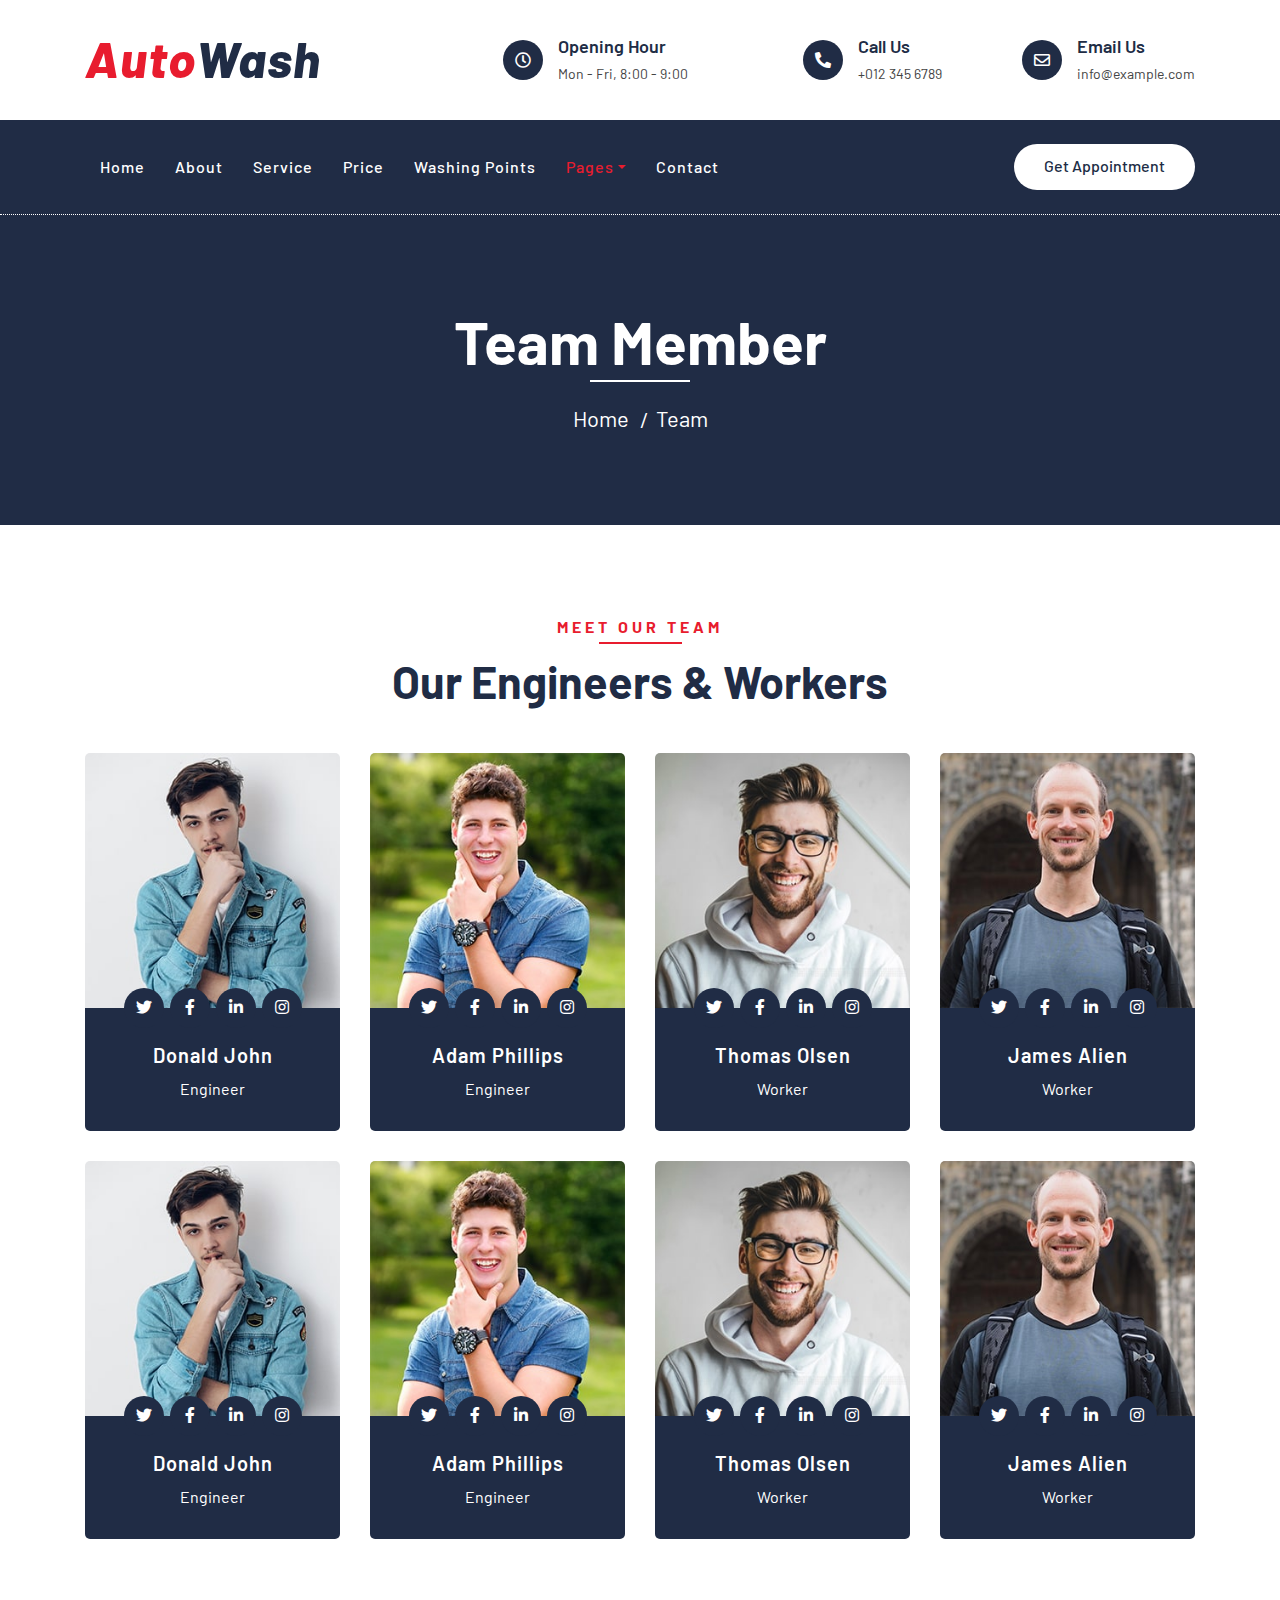
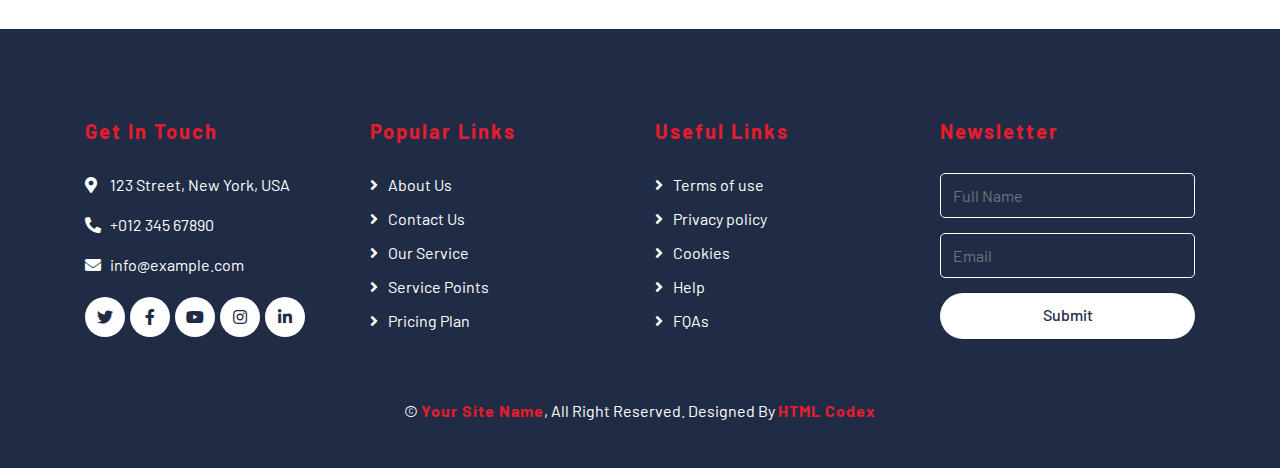
<file: team.html>
<!DOCTYPE html>
<html lang="en">
    <head>
        <meta charset="utf-8">
        <title>AutoWash - Car Wash Website Template</title>
        <meta content="width=device-width, initial-scale=1.0" name="viewport">
        <meta content="Free Website Template" name="keywords">
        <meta content="Free Website Template" name="description">

        <!-- Favicon -->
        <link href="img/favicon.ico" rel="icon">

        <!-- Google Font -->
        <link href="https://fonts.googleapis.com/css2?family=Barlow:wght@400;500;600;700;800;900&display=swap" rel="stylesheet"> 
        
        <!-- CSS Libraries -->
        <link href="https://stackpath.bootstrapcdn.com/bootstrap/4.4.1/css/bootstrap.min.css" rel="stylesheet">
        <link href="https://cdnjs.cloudflare.com/ajax/libs/font-awesome/5.10.0/css/all.min.css" rel="stylesheet">
        <link href="lib/flaticon/font/flaticon.css" rel="stylesheet">
        <link href="lib/animate/animate.min.css" rel="stylesheet">
        <link href="lib/owlcarousel/assets/owl.carousel.min.css" rel="stylesheet">

        <!-- Template Stylesheet -->
        <link href="css/style.css" rel="stylesheet">
    </head>

    <body>
        <!-- Top Bar Start -->
        <div class="top-bar">
            <div class="container">
                <div class="row align-items-center">
                    <div class="col-lg-4 col-md-12">
                        <div class="logo">
                            <a href="index.html">
                                <h1>Auto<span>Wash</span></h1>
                                <!-- <img src="img/logo.jpg" alt="Logo"> -->
                            </a>
                        </div>
                    </div>
                    <div class="col-lg-8 col-md-7 d-none d-lg-block">
                        <div class="row">
                            <div class="col-4">
                                <div class="top-bar-item">
                                    <div class="top-bar-icon">
                                        <i class="far fa-clock"></i>
                                    </div>
                                    <div class="top-bar-text">
                                        <h3>Opening Hour</h3>
                                        <p>Mon - Fri, 8:00 - 9:00</p>
                                    </div>
                                </div>
                            </div>
                            <div class="col-4">
                                <div class="top-bar-item">
                                    <div class="top-bar-icon">
                                        <i class="fa fa-phone-alt"></i>
                                    </div>
                                    <div class="top-bar-text">
                                        <h3>Call Us</h3>
                                        <p>+012 345 6789</p>
                                    </div>
                                </div>
                            </div>
                            <div class="col-4">
                                <div class="top-bar-item">
                                    <div class="top-bar-icon">
                                        <i class="far fa-envelope"></i>
                                    </div>
                                    <div class="top-bar-text">
                                        <h3>Email Us</h3>
                                        <p>info@example.com</p>
                                    </div>
                                </div>
                            </div>
                        </div>
                    </div>
                </div>
            </div>
        </div>
        <!-- Top Bar End -->

        <!-- Nav Bar Start -->
        <div class="nav-bar">
            <div class="container">
                <nav class="navbar navbar-expand-lg bg-dark navbar-dark">
                    <a href="#" class="navbar-brand">MENU</a>
                    <button type="button" class="navbar-toggler" data-toggle="collapse" data-target="#navbarCollapse">
                        <span class="navbar-toggler-icon"></span>
                    </button>

                    <div class="collapse navbar-collapse justify-content-between" id="navbarCollapse">
                        <div class="navbar-nav mr-auto">
                            <a href="index.html" class="nav-item nav-link">Home</a>
                            <a href="about.html" class="nav-item nav-link">About</a>
                            <a href="service.html" class="nav-item nav-link">Service</a>
                            <a href="price.html" class="nav-item nav-link">Price</a>
                            <a href="location.html" class="nav-item nav-link">Washing Points</a>
                            <div class="nav-item dropdown">
                                <a href="#" class="nav-link dropdown-toggle active" data-toggle="dropdown">Pages</a>
                                <div class="dropdown-menu">
                                    <a href="blog.html" class="dropdown-item">Blog Grid</a>
                                    <a href="single.html" class="dropdown-item">Detail Page</a>
                                    <a href="team.html" class="dropdown-item">Team Member</a>
                                    <a href="booking.html" class="dropdown-item">Schedule Booking</a>
                                </div>
                            </div>
                            <a href="contact.html" class="nav-item nav-link">Contact</a>
                        </div>
                        <div class="ml-auto">
                            <a class="btn btn-custom" href="#">Get Appointment</a>
                        </div>
                    </div>
                </nav>
            </div>
        </div>
        <!-- Nav Bar End -->
        
        
        <!-- Page Header Start -->
        <div class="page-header">
            <div class="container">
                <div class="row">
                    <div class="col-12">
                        <h2>Team Member</h2>
                    </div>
                    <div class="col-12">
                        <a href="">Home</a>
                        <a href="">Team</a>
                    </div>
                </div>
            </div>
        </div>
        <!-- Page Header End -->
        
        
        <!-- Team Start -->
        <div class="team">
            <div class="container">
                <div class="section-header text-center">
                    <p>Meet Our Team</p>
                    <h2>Our Engineers & Workers</h2>
                </div>
                <div class="row">
                    <div class="col-lg-3 col-md-6">
                        <div class="team-item">
                            <div class="team-img">
                                <img src="img/team-1.jpg" alt="Team Image">
                            </div>
                            <div class="team-text">
                                <h2>Donald John</h2>
                                <p>Engineer</p>
                                <div class="team-social">
                                    <a href=""><i class="fab fa-twitter"></i></a>
                                    <a href=""><i class="fab fa-facebook-f"></i></a>
                                    <a href=""><i class="fab fa-linkedin-in"></i></a>
                                    <a href=""><i class="fab fa-instagram"></i></a>
                                </div>
                            </div>
                        </div>
                    </div>
                    <div class="col-lg-3 col-md-6">
                        <div class="team-item">
                            <div class="team-img">
                                <img src="img/team-2.jpg" alt="Team Image">
                            </div>
                            <div class="team-text">
                                <h2>Adam Phillips</h2>
                                <p>Engineer</p>
                                <div class="team-social">
                                    <a href=""><i class="fab fa-twitter"></i></a>
                                    <a href=""><i class="fab fa-facebook-f"></i></a>
                                    <a href=""><i class="fab fa-linkedin-in"></i></a>
                                    <a href=""><i class="fab fa-instagram"></i></a>
                                </div>
                            </div>
                        </div>
                    </div>
                    <div class="col-lg-3 col-md-6">
                        <div class="team-item">
                            <div class="team-img">
                                <img src="img/team-3.jpg" alt="Team Image">
                            </div>
                            <div class="team-text">
                                <h2>Thomas Olsen</h2>
                                <p>Worker</p>
                                <div class="team-social">
                                    <a href=""><i class="fab fa-twitter"></i></a>
                                    <a href=""><i class="fab fa-facebook-f"></i></a>
                                    <a href=""><i class="fab fa-linkedin-in"></i></a>
                                    <a href=""><i class="fab fa-instagram"></i></a>
                                </div>
                            </div>
                        </div>
                    </div>
                    <div class="col-lg-3 col-md-6">
                        <div class="team-item">
                            <div class="team-img">
                                <img src="img/team-4.jpg" alt="Team Image">
                            </div>
                            <div class="team-text">
                                <h2>James Alien</h2>
                                <p>Worker</p>
                                <div class="team-social">
                                    <a href=""><i class="fab fa-twitter"></i></a>
                                    <a href=""><i class="fab fa-facebook-f"></i></a>
                                    <a href=""><i class="fab fa-linkedin-in"></i></a>
                                    <a href=""><i class="fab fa-instagram"></i></a>
                                </div>
                            </div>
                        </div>
                    </div>
                    <div class="col-lg-3 col-md-6">
                        <div class="team-item">
                            <div class="team-img">
                                <img src="img/team-1.jpg" alt="Team Image">
                            </div>
                            <div class="team-text">
                                <h2>Donald John</h2>
                                <p>Engineer</p>
                                <div class="team-social">
                                    <a href=""><i class="fab fa-twitter"></i></a>
                                    <a href=""><i class="fab fa-facebook-f"></i></a>
                                    <a href=""><i class="fab fa-linkedin-in"></i></a>
                                    <a href=""><i class="fab fa-instagram"></i></a>
                                </div>
                            </div>
                        </div>
                    </div>
                    <div class="col-lg-3 col-md-6">
                        <div class="team-item">
                            <div class="team-img">
                                <img src="img/team-2.jpg" alt="Team Image">
                            </div>
                            <div class="team-text">
                                <h2>Adam Phillips</h2>
                                <p>Engineer</p>
                                <div class="team-social">
                                    <a href=""><i class="fab fa-twitter"></i></a>
                                    <a href=""><i class="fab fa-facebook-f"></i></a>
                                    <a href=""><i class="fab fa-linkedin-in"></i></a>
                                    <a href=""><i class="fab fa-instagram"></i></a>
                                </div>
                            </div>
                        </div>
                    </div>
                    <div class="col-lg-3 col-md-6">
                        <div class="team-item">
                            <div class="team-img">
                                <img src="img/team-3.jpg" alt="Team Image">
                            </div>
                            <div class="team-text">
                                <h2>Thomas Olsen</h2>
                                <p>Worker</p>
                                <div class="team-social">
                                    <a href=""><i class="fab fa-twitter"></i></a>
                                    <a href=""><i class="fab fa-facebook-f"></i></a>
                                    <a href=""><i class="fab fa-linkedin-in"></i></a>
                                    <a href=""><i class="fab fa-instagram"></i></a>
                                </div>
                            </div>
                        </div>
                    </div>
                    <div class="col-lg-3 col-md-6">
                        <div class="team-item">
                            <div class="team-img">
                                <img src="img/team-4.jpg" alt="Team Image">
                            </div>
                            <div class="team-text">
                                <h2>James Alien</h2>
                                <p>Worker</p>
                                <div class="team-social">
                                    <a href=""><i class="fab fa-twitter"></i></a>
                                    <a href=""><i class="fab fa-facebook-f"></i></a>
                                    <a href=""><i class="fab fa-linkedin-in"></i></a>
                                    <a href=""><i class="fab fa-instagram"></i></a>
                                </div>
                            </div>
                        </div>
                    </div>
                </div>
            </div>
        </div>
        <!-- Team End -->


        <!-- Footer Start -->
        <div class="footer">
            <div class="container">
                <div class="row">
                    <div class="col-lg-3 col-md-6">
                        <div class="footer-contact">
                            <h2>Get In Touch</h2>
                            <p><i class="fa fa-map-marker-alt"></i>123 Street, New York, USA</p>
                            <p><i class="fa fa-phone-alt"></i>+012 345 67890</p>
                            <p><i class="fa fa-envelope"></i>info@example.com</p>
                            <div class="footer-social">
                                <a class="btn" href=""><i class="fab fa-twitter"></i></a>
                                <a class="btn" href=""><i class="fab fa-facebook-f"></i></a>
                                <a class="btn" href=""><i class="fab fa-youtube"></i></a>
                                <a class="btn" href=""><i class="fab fa-instagram"></i></a>
                                <a class="btn" href=""><i class="fab fa-linkedin-in"></i></a>
                            </div>
                        </div>
                    </div>
                    <div class="col-lg-3 col-md-6">
                        <div class="footer-link">
                            <h2>Popular Links</h2>
                            <a href="">About Us</a>
                            <a href="">Contact Us</a>
                            <a href="">Our Service</a>
                            <a href="">Service Points</a>
                            <a href="">Pricing Plan</a>
                        </div>
                    </div>
                    <div class="col-lg-3 col-md-6">
                        <div class="footer-link">
                            <h2>Useful Links</h2>
                            <a href="">Terms of use</a>
                            <a href="">Privacy policy</a>
                            <a href="">Cookies</a>
                            <a href="">Help</a>
                            <a href="">FQAs</a>
                        </div>
                    </div>
                    <div class="col-lg-3 col-md-6">
                        <div class="footer-newsletter">
                            <h2>Newsletter</h2>
                            <form>
                                <input class="form-control" placeholder="Full Name">
                                <input class="form-control" placeholder="Email">
                                <button class="btn btn-custom">Submit</button>
                            </form>
                        </div>
                    </div>
                </div>
            </div>
            <div class="container copyright">
                <p>&copy; <a href="#">Your Site Name</a>, All Right Reserved. Designed By <a href="https://htmlcodex.com">HTML Codex</a></p>
            </div>
        </div>
        <!-- Footer End -->
        
        <!-- Back to top button -->
        <a href="#" class="back-to-top"><i class="fa fa-chevron-up"></i></a>
        
        <!-- Pre Loader -->
        <div id="loader" class="show">
            <div class="loader"></div>
        </div>

        <!-- JavaScript Libraries -->
        <script src="https://code.jquery.com/jquery-3.4.1.min.js"></script>
        <script src="https://stackpath.bootstrapcdn.com/bootstrap/4.4.1/js/bootstrap.bundle.min.js"></script>
        <script src="lib/easing/easing.min.js"></script>
        <script src="lib/owlcarousel/owl.carousel.min.js"></script>
        <script src="lib/waypoints/waypoints.min.js"></script>
        <script src="lib/counterup/counterup.min.js"></script>
        
        <!-- Contact Javascript File -->
        <script src="mail/jqBootstrapValidation.min.js"></script>
        <script src="mail/contact.js"></script>

        <!-- Template Javascript -->
        <script src="js/main.js"></script>
    </body>
</html>
</file>
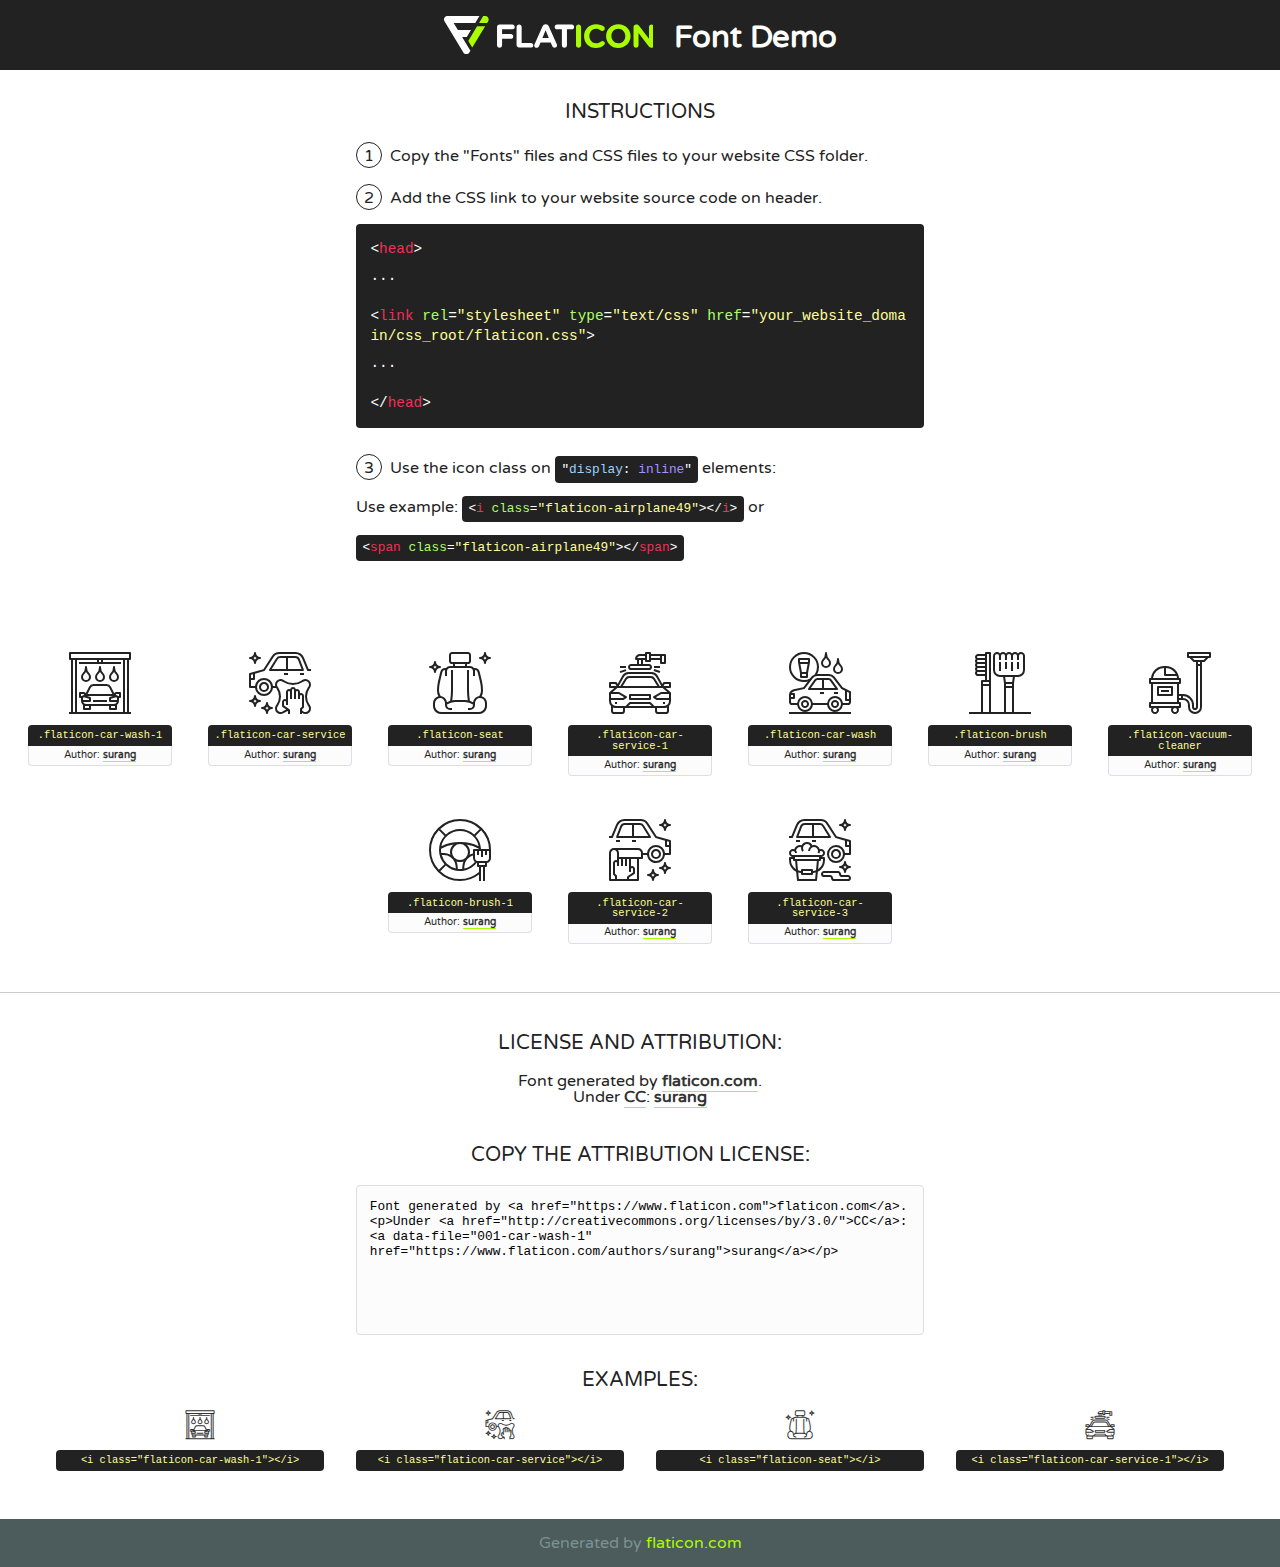
<file: lib/flaticon/font/flaticon.html>
<!DOCTYPE html>
<!--
  Flaticon icon font: Flaticon
  Creation date: 11/10/2020 08:08
-->
<html>
<!DOCTYPE html>
<html>

<head>
    <title>Flaticon WebFont</title>
    <link href="http://fonts.googleapis.com/css?family=Varela+Round" rel="stylesheet" type="text/css" />
    <link rel="stylesheet" type="text/css" href="flaticon.css">
    <meta charset="UTF-8">
    <style>
    html, body, div, span, applet, object, iframe,
    h1, h2, h3, h4, h5, h6, p, blockquote, pre,
    a, abbr, acronym, address, big, cite, code,
    del, dfn, em, img, ins, kbd, q, s, samp,
    small, strike, strong, sub, sup, tt, var,
    b, u, i, center,
    dl, dt, dd, ol, ul, li,
    fieldset, form, label, legend,
    table, caption, tbody, tfoot, thead, tr, th, td,
    article, aside, canvas, details, embed, 
    figure, figcaption, footer, header, hgroup, 
    menu, nav, output, ruby, section, summary,
    time, mark, audio, video {
        margin: 0;
        padding: 0;
        border: 0;
        font-size: 100%;
        font: inherit;
        vertical-align: baseline;
    }
    /* HTML5 display-role reset for older browsers */
    article, aside, details, figcaption, figure, 
    footer, header, hgroup, menu, nav, section {
        display: block;
    }
    body {
        line-height: 1;
    }
    ol, ul {
        list-style: none;
    }
    blockquote, q {
        quotes: none;
    }
    blockquote:before, blockquote:after,
    q:before, q:after {
        content: '';
        content: none;
    }
    table {
        border-collapse: collapse;
        border-spacing: 0;
    }
    body {
        font-family: 'Varela Round', Helvetica, Arial, sans-serif;
        font-size: 16px;
        color: #222;
    }
    a {
        color: #333;
        border-bottom: 1px solid #a9fd00;
        font-weight: bold;
        text-decoration: none;
    }
    * {
        -moz-box-sizing: border-box;
        -webkit-box-sizing: border-box;
        box-sizing: border-box;
        margin: 0;
        padding: 0;
    }
    [class^="flaticon-"]:before, [class*=" flaticon-"]:before, [class^="flaticon-"]:after, [class*=" flaticon-"]:after {
        font-family: Flaticon;
        font-size: 30px;
        font-style: normal;
        margin-left: 20px;
        color: #333;
    }
    .wrapper {
        max-width: 600px;
        margin: auto;
        padding: 0 1em;
    }
    .title {
        font-size: 1.25em;
        text-align: center;
        margin-bottom: 1em;
        text-transform: uppercase;
    }
    header {
        text-align: center;
        background-color: #222;
        color: #fff;
        padding: 1em;
    }
    header .logo {
        width: 210px;
        height: 38px;
        display: inline-block;
        vertical-align: middle;
        margin-right: 1em;
        border: none;
    }
    header strong {
        font-size: 1.95em;
        font-weight: bold;
        vertical-align: middle;
        margin-top: 5px;
        display: inline-block;
    }
    .demo {
        margin: 2em auto;
        line-height: 1.25em;
    }
    .demo ul li {
        margin-bottom: 1em;
    }
    .demo ul li .num {
        color: #222;
        border-radius: 20px;
        display: inline-block;
        width: 26px;
        padding: 3px;
        height: 26px;
        text-align: center;
        margin-right: 0.5em;
        border: 1px solid #222;
    }
    .demo ul li code {
        background-color: #222;
        border-radius: 4px;
        padding: 0.25em 0.5em;
        display: inline-block;
        color: #fff;
        font-family: Consolas,Monaco,Lucida Console,Liberation Mono,DejaVu Sans Mono,Bitstream Vera Sans Mono,Courier New, monospace;
        font-weight: lighter;
        margin-top: 1em;
        font-size: 0.8em;
        word-break: break-all;
    }
    .demo ul li code.big {
        padding: 1em;
        font-size: 0.9em;
    }
    .demo ul li code .red {
        color: #EF3159;
    }
    .demo ul li code .green {
        color: #ACFF65;
    }
    .demo ul li code .yellow {
        color: #FFFF99;
    }
    .demo ul li code .blue {
        color: #99D3FF;
    }
    .demo ul li code .purple {
        color: #A295FF;
    }
    .demo ul li code .dots {
        margin-top: 0.5em;
        display: block;
    }
    #glyphs {
        border-bottom: 1px solid #ccc;
        padding: 2em 0;
        text-align: center;
    }
    .glyph {
        display: inline-block;
        width: 9em;
        margin: 1em;
        text-align: center;
        vertical-align: top;
        background: #FFF;
    }
    .glyph .glyph-icon {
        padding: 10px;
        display: block;
        font-family:"Flaticon";
        font-size: 64px;
        line-height: 1;
    }
    .glyph .glyph-icon:before {
        font-size: 64px;
        color: #222;
        margin-left: 0;
    }
    .class-name {
        font-size: 0.65em;
        background-color: #222;
        color: #fff;
        border-radius: 4px 4px 0 0;
        padding: 0.5em;
        color: #FFFF99;
        font-family: Consolas,Monaco,Lucida Console,Liberation Mono,DejaVu Sans Mono,Bitstream Vera Sans Mono,Courier New, monospace;
    }
    .author-name {
        font-size: 0.6em;
        background-color: #fcfcfd;
        border: 1px solid #DEDEE4;
        border-top: 0;
        border-radius: 0 0 4px 4px;
        padding: 0.5em;
    }
    .class-name:last-child {
        font-size: 10px;
        color:#888;
    }
    .class-name:last-child a {
        font-size: 10px;
        color:#555;
    }
    .class-name:last-child a:hover {
        color:#a9fd00;
    }
    .glyph > input {
        display: block;
        width: 100px;
        margin: 5px auto;
        text-align: center;
        font-size: 12px;
        cursor: text;
    }
    .glyph > input.icon-input {
        font-family:"Flaticon";
        font-size: 16px;
        margin-bottom: 10px;
    }
    .attribution .title {
        margin-top: 2em;
    }
    .attribution textarea {
        background-color: #fcfcfd;
        padding: 1em;
        border: none;
        box-shadow: none;
        border: 1px solid #DEDEE4;
        border-radius: 4px;
        resize: none;
        width: 100%;
        height: 150px;
        font-size: 0.8em;
        font-family: Consolas,Monaco,Lucida Console,Liberation Mono,DejaVu Sans Mono,Bitstream Vera Sans Mono,Courier New, monospace;
        -webkit-appearance: none;
    }
    .iconsuse {
        margin: 2em auto;
        text-align: center;
        max-width: 1200px;
    }
    .iconsuse:after {
        content: '';
        display: table;
        clear: both;
    }
    .iconsuse .image {
        float: left;
        width: 25%;
        padding: 0 1em;
    }
    .iconsuse .image p {
        margin-bottom: 1em;
    }
    .iconsuse .image span {
        display: block;
        font-size: 0.65em;
        background-color: #222;
        color: #fff;
        border-radius: 4px;
        padding: 0.5em;
        color: #FFFF99;
        margin-top: 1em;
        font-family: Consolas,Monaco,Lucida Console,Liberation Mono,DejaVu Sans Mono,Bitstream Vera Sans Mono,Courier New, monospace;
    }
    #footer {
        text-align: center;
        background-color: #4C5B5C;
        color: #7c9192;
        padding: 1em;
    }
    #footer a {
        border: none;
        color: #a9fd00;
        font-weight: normal;
    }
    @media (max-width: 960px) {
        .iconsuse .image {
            width: 50%;
        }
    }
    @media (max-width: 560px) {
        .iconsuse .image {
            width: 100%;
        }
    }
    </style>
</head>

<body class="characters-off">

    <header>
        <a href="https://www.flaticon.com" target="_blank" class="logo">
            <svg version="1.1" xmlns="http://www.w3.org/2000/svg" xmlns:xlink="http://www.w3.org/1999/xlink" xmlns:a="http://ns.adobe.com/AdobeSVGViewerExtensions/3.0/" viewBox="0 0 560.875 102.036" enable-background="new 0 0 560.875 102.036" xml:space="preserve">
                <defs>
                </defs>
                <g>
                    <g class="letters">
                        <path fill="#ffffff" d="M141.596,29.675c0-3.777,2.985-6.767,6.764-6.767h34.438c3.426,0,6.15,2.728,6.15,6.15
                        c0,3.43-2.724,6.149-6.15,6.149h-27.674v13.091h23.719c3.429,0,6.151,2.724,6.151,6.15c0,3.43-2.723,6.149-6.151,6.149h-23.719
                        v17.574c0,3.773-2.986,6.761-6.764,6.761c-3.779,0-6.764-2.989-6.764-6.761V29.675z"></path>
                        <path fill="#ffffff" d="M193.844,29.149c0-3.781,2.985-6.767,6.764-6.767c3.776,0,6.763,2.985,6.763,6.767v42.957h25.039
                        c3.426,0,6.149,2.726,6.149,6.153c0,3.425-2.723,6.15-6.149,6.15h-31.802c-3.779,0-6.764-2.986-6.764-6.768V29.149z"></path>
                        <path fill="#ffffff" d="M241.891,75.71l21.438-48.407c1.492-3.341,4.215-5.357,7.906-5.357h0.792
                        c3.686,0,6.323,2.017,7.815,5.357l21.439,48.407c0.436,0.967,0.701,1.845,0.701,2.723c0,3.602-2.809,6.501-6.414,6.501
                        c-3.161,0-5.269-1.845-6.499-4.655l-4.132-9.661h-27.059l-4.301,10.102c-1.144,2.631-3.426,4.214-6.237,4.214
                        c-3.517,0-6.24-2.81-6.24-6.325C241.1,77.64,241.451,76.677,241.891,75.71z M279.932,58.666l-8.521-20.297l-8.526,20.297H279.932
                        z"></path>
                        <path fill="#ffffff" d="M314.864,35.387H301.86c-3.429,0-6.239-2.813-6.239-6.238c0-3.429,2.811-6.24,6.239-6.24h39.533
                        c3.426,0,6.237,2.811,6.237,6.24c0,3.425-2.811,6.238-6.237,6.238h-13.001v42.785c0,3.773-2.99,6.761-6.764,6.761
                        c-3.779,0-6.764-2.989-6.764-6.761V35.387z"></path>
                        <path fill="#A9FD00" d="M352.615,29.149c0-3.781,2.985-6.767,6.767-6.767c3.774,0,6.761,2.985,6.761,6.767v49.024
                        c0,3.773-2.987,6.761-6.761,6.761c-3.781,0-6.767-2.989-6.767-6.761V29.149z"></path>
                        <path fill="#A9FD00" d="M374.132,53.836v-0.179c0-17.481,13.178-31.801,32.065-31.801c9.22,0,15.459,2.458,20.557,6.238
                        c1.402,1.054,2.637,2.985,2.637,5.357c0,3.692-2.985,6.59-6.681,6.59c-1.845,0-3.071-0.702-4.044-1.319
                        c-3.776-2.813-7.729-4.393-12.562-4.393c-10.364,0-17.831,8.611-17.831,19.154v0.173c0,10.542,7.291,19.329,17.831,19.329
                        c5.715,0,9.492-1.756,13.359-4.834c1.049-0.874,2.458-1.491,4.039-1.491c3.429,0,6.325,2.813,6.325,6.236
                        c0,2.106-1.056,3.78-2.282,4.834c-5.539,4.834-12.036,7.733-21.878,7.733C387.572,85.464,374.132,71.493,374.132,53.836z"></path>
                        <path fill="#A9FD00" d="M433.009,53.836v-0.179c0-17.481,13.79-31.801,32.766-31.801c18.981,0,32.592,14.143,32.592,31.628v0.173
                        c0,17.483-13.785,31.807-32.769,31.807C446.625,85.464,433.009,71.32,433.009,53.836z M484.224,53.836v-0.179
                        c0-10.539-7.725-19.326-18.626-19.326c-10.893,0-18.449,8.611-18.449,19.154v0.173c0,10.542,7.73,19.329,18.626,19.329
                        C476.676,72.986,484.224,64.378,484.224,53.836z"></path>
                        <path fill="#A9FD00" d="M506.233,29.321c0-3.774,2.99-6.763,6.767-6.763h1.401c3.252,0,5.183,1.583,7.029,3.953l26.093,34.265
                        V29.059c0-3.692,2.99-6.677,6.681-6.677c3.683,0,6.671,2.985,6.671,6.677v48.934c0,3.78-2.987,6.765-6.764,6.765h-0.436
                        c-3.257,0-5.188-1.581-7.034-3.953l-27.056-35.492v32.944c0,3.687-2.985,6.676-6.678,6.676c-3.683,0-6.673-2.989-6.673-6.676
                        V29.321z"></path>
                    </g>
                    <g class="insignia">
                        <path fill="#ffffff" d="M48.372,56.137h12.517l11.156-18.537H37.186L25.688,18.539h57.825L94.668,0H9.271
                        C5.925,0,2.842,1.801,1.198,4.716c-1.644,2.907-1.593,6.482,0.134,9.343l50.38,83.501c1.678,2.781,4.689,4.476,7.938,4.476
                        c3.246,0,6.257-1.695,7.935-4.476l2.898-4.804L48.372,56.137z"></path>
                        <g class="i">
                            <path fill="#A9FD00" d="M93.575,18.539h0.031v0.004l21.652,0.004l2.705-4.488c1.727-2.861,1.778-6.436,0.133-9.343
                            C116.454,1.801,113.371,0,110.026,0h-5.294L93.575,18.539z"></path>
                            <polygon fill="#A9FD00" points="88.291,27.356 64.725,66.486 75.519,84.404 109.942,27.356"></polygon>
                        </g>
                    </g>
                </g>
            </svg>
        </a>
        <strong>Font Demo</strong>
    </header>


    <section class="demo wrapper">

        <p class="title">Instructions</p>

        <ul>
            <li>
                <span class="num">1</span>Copy the "Fonts" files and CSS files to your website CSS folder.
            </li>
            <li>
                <span class="num">2</span>Add the CSS link to your website source code on header.
                <code class="big">
                    &lt;<span class="red">head</span>&gt;
                    <br/><span class="dots">...</span>
                    <br/>&lt;<span class="red">link</span> <span class="green">rel</span>=<span class="yellow">"stylesheet"</span> <span class="green">type</span>=<span class="yellow">"text/css"</span> <span class="green">href</span>=<span class="yellow">"your_website_domain/css_root/flaticon.css"</span>&gt;
                    <br/><span class="dots">...</span>
                    <br/>&lt;/<span class="red">head</span>&gt;
                </code>
            </li>

            <li>
                <p>
                    <span class="num">3</span>Use the icon class on <code>"<span class="blue">display</span>:<span class="purple"> inline</span>"</code> elements:
                    <br />
                    Use example: <code>&lt;<span class="red">i</span> <span class="green">class</span>=<span class="yellow">&quot;flaticon-airplane49&quot;</span>&gt;&lt;/<span class="red">i</span>&gt;</code> or <code>&lt;<span class="red">span</span> <span class="green">class</span>=<span class="yellow">&quot;flaticon-airplane49&quot;</span>&gt;&lt;/<span class="red">span</span>&gt;</code>
            </li>
        </ul>

    </section>




   <section id="glyphs">          
    
      
        <div class="glyph"><div class="glyph-icon flaticon-car-wash-1"></div>
            <div class="class-name">.flaticon-car-wash-1</div>
            <div class="author-name">Author: <a data-file="001-car-wash-1" href="https://www.flaticon.com/authors/surang">surang</a> </div> 
        </div>        
        
        <div class="glyph"><div class="glyph-icon flaticon-car-service"></div>
            <div class="class-name">.flaticon-car-service</div>
            <div class="author-name">Author: <a data-file="002-car-service" href="https://www.flaticon.com/authors/surang">surang</a> </div> 
        </div>        
        
        <div class="glyph"><div class="glyph-icon flaticon-seat"></div>
            <div class="class-name">.flaticon-seat</div>
            <div class="author-name">Author: <a data-file="003-seat" href="https://www.flaticon.com/authors/surang">surang</a> </div> 
        </div>        
        
        <div class="glyph"><div class="glyph-icon flaticon-car-service-1"></div>
            <div class="class-name">.flaticon-car-service-1</div>
            <div class="author-name">Author: <a data-file="004-car-service-1" href="https://www.flaticon.com/authors/surang">surang</a> </div> 
        </div>        
        
        <div class="glyph"><div class="glyph-icon flaticon-car-wash"></div>
            <div class="class-name">.flaticon-car-wash</div>
            <div class="author-name">Author: <a data-file="005-car-wash" href="https://www.flaticon.com/authors/surang">surang</a> </div> 
        </div>        
        
        <div class="glyph"><div class="glyph-icon flaticon-brush"></div>
            <div class="class-name">.flaticon-brush</div>
            <div class="author-name">Author: <a data-file="006-brush" href="https://www.flaticon.com/authors/surang">surang</a> </div> 
        </div>        
        
        <div class="glyph"><div class="glyph-icon flaticon-vacuum-cleaner"></div>
            <div class="class-name">.flaticon-vacuum-cleaner</div>
            <div class="author-name">Author: <a data-file="007-vacuum-cleaner" href="https://www.flaticon.com/authors/surang">surang</a> </div> 
        </div>        
        
        <div class="glyph"><div class="glyph-icon flaticon-brush-1"></div>
            <div class="class-name">.flaticon-brush-1</div>
            <div class="author-name">Author: <a data-file="008-brush-1" href="https://www.flaticon.com/authors/surang">surang</a> </div> 
        </div>        
        
        <div class="glyph"><div class="glyph-icon flaticon-car-service-2"></div>
            <div class="class-name">.flaticon-car-service-2</div>
            <div class="author-name">Author: <a data-file="009-car-service-2" href="https://www.flaticon.com/authors/surang">surang</a> </div> 
        </div>        
        
        <div class="glyph"><div class="glyph-icon flaticon-car-service-3"></div>
            <div class="class-name">.flaticon-car-service-3</div>
            <div class="author-name">Author: <a data-file="010-car-service-3" href="https://www.flaticon.com/authors/surang">surang</a> </div> 
        </div>        
        

    </section>



    <section class="attribution wrapper"   style="text-align:center;">

      <div class="title">License and attribution:</div><div class="attrDiv">Font generated by <a href="https://www.flaticon.com">flaticon.com</a>. <div><p>Under <a href="http://creativecommons.org/licenses/by/3.0/">CC</a>: <a data-file="001-car-wash-1" href="https://www.flaticon.com/authors/surang">surang</a></p>  </div>
      </div>
      <div class="title">Copy the Attribution License:</div>

    <textarea onclick="this.focus();this.select();">Font generated by &lt;a href=&quot;https://www.flaticon.com&quot;&gt;flaticon.com&lt;/a&gt;. <p>Under <a href="http://creativecommons.org/licenses/by/3.0/">CC</a>: <a data-file="001-car-wash-1" href="https://www.flaticon.com/authors/surang">surang</a></p>  
     </textarea>

    </section>

    <section class="iconsuse">

          <div class="title">Examples:</div>            
             
            <div class="image">
                <p>
                    <i class="glyph-icon flaticon-car-wash-1"></i> 
                    <span>&lt;i class=&quot;flaticon-car-wash-1&quot;&gt;&lt;/i&gt;</span>
                </p>
            </div>
            
            <div class="image">
                <p>
                    <i class="glyph-icon flaticon-car-service"></i> 
                    <span>&lt;i class=&quot;flaticon-car-service&quot;&gt;&lt;/i&gt;</span>
                </p>
            </div>
            
            <div class="image">
                <p>
                    <i class="glyph-icon flaticon-seat"></i> 
                    <span>&lt;i class=&quot;flaticon-seat&quot;&gt;&lt;/i&gt;</span>
                </p>
            </div>
            
            <div class="image">
                <p>
                    <i class="glyph-icon flaticon-car-service-1"></i> 
                    <span>&lt;i class=&quot;flaticon-car-service-1&quot;&gt;&lt;/i&gt;</span>
                </p>
            </div>
                       
        </div>
                            
    </section>

<div id="footer">
    <div>Generated by <a href="https://www.flaticon.com">flaticon.com</a>
    </div>
</div>



</body>
</html>
</file>
<file: lib/flaticon/font/flaticon.css>
/*
  	Flaticon icon font: Flaticon
  	Creation date: 11/10/2020 08:08
  	*/

@font-face {
  font-family: "Flaticon";
  src: url("./Flaticon.eot");
  src: url("./Flaticon.eot?#iefix") format("embedded-opentype"),
       url("./Flaticon.woff2") format("woff2"),
       url("./Flaticon.woff") format("woff"),
       url("./Flaticon.ttf") format("truetype"),
       url("./Flaticon.svg#Flaticon") format("svg");
  font-weight: normal;
  font-style: normal;
}

@media screen and (-webkit-min-device-pixel-ratio:0) {
  @font-face {
    font-family: "Flaticon";
    src: url("./Flaticon.svg#Flaticon") format("svg");
  }
}

[class^="flaticon-"]:before, [class*=" flaticon-"]:before,
[class^="flaticon-"]:after, [class*=" flaticon-"]:after {   
  font-family: Flaticon;
        font-size: 20px;
font-style: normal;
margin-left: 20px;
}

.flaticon-car-wash-1:before { content: "\f100"; }
.flaticon-car-service:before { content: "\f101"; }
.flaticon-seat:before { content: "\f102"; }
.flaticon-car-service-1:before { content: "\f103"; }
.flaticon-car-wash:before { content: "\f104"; }
.flaticon-brush:before { content: "\f105"; }
.flaticon-vacuum-cleaner:before { content: "\f106"; }
.flaticon-brush-1:before { content: "\f107"; }
.flaticon-car-service-2:before { content: "\f108"; }
.flaticon-car-service-3:before { content: "\f109"; }
</file>
<file: css/style.css>
/*******************************/
/********* General CSS *********/
/*******************************/
body {
    color: #444444;
    font-weight: 400;
    background: #ffffff;
    font-family: 'Barlow', sans-serif;
}

h1,
h2, 
h3, 
h4,
h5, 
h6 {
    color: #202C45;
}

a {
    color: #202C45;
    transition: .3s;
}

a:hover,
a:active,
a:focus {
    color: #E81C2E;
    outline: none;
    text-decoration: none;
}

.btn.btn-custom {
    padding: 10px 30px 12px 30px;
    text-align: center; 
    font-size: 16px;
    font-weight: 500;
    color: #ffffff;
    background: #E81C2E;
    border: none;
    border-radius: 60px;
    box-shadow: inset 0 0 0 0 #202C45;
    transition: ease-out 0.5s;
    -webkit-transition: ease-out 0.5s;
    -moz-transition: ease-out 0.5s;
}

.btn.btn-custom:hover {
    color: #E81C2E;
    background: #202C45;
    box-shadow: inset 200px 0 0 0 #202C45;
}

.btn:focus,
.form-control:focus {
    box-shadow: none;
}

.container-fluid {
    max-width: 1366px;
}

[class^="flaticon-"]:before, [class*=" flaticon-"]:before,
[class^="flaticon-"]:after, [class*=" flaticon-"]:after {   
    font-size: inherit;
    margin-left: 0;
}


/**********************************/
/****** Loader & Back to Top ******/
/**********************************/
#loader {
    position: fixed;
    top: 0;
    right: 0;
    bottom: 0;
    left: 0;
    display: flex;
    align-items: center;
    justify-content: center;
    background: #ffffff;
    opacity: 0;
    visibility: hidden;
    -webkit-transition: opacity .3s ease-out, visibility 0s linear .3s;
    -o-transition: opacity .3s ease-out, visibility 0s linear .3s;
    transition: opacity .3s ease-out, visibility 0s linear .3s;
    z-index: 999;
}

#loader.show {
    -webkit-transition: opacity .6s ease-out, visibility 0s linear 0s;
    -o-transition: opacity .6s ease-out, visibility 0s linear 0s;
    transition: opacity .6s ease-out, visibility 0s linear 0s;
    visibility: visible;
    opacity: 1;
}

#loader .loader {
    position: relative;
    width: 45px;
    height: 45px;
    border: 5px solid #dddddd;
    border-top: 5px solid #E81C2E;
    border-radius: 50%;
    -webkit-animation: spin 2s linear infinite;
    animation: spin 2s linear infinite;
}

@-webkit-keyframes spin {
    0% { -webkit-transform: rotate(0deg); }
    100% { -webkit-transform: rotate(360deg); }
}

@keyframes spin {
    0% { transform: rotate(0deg); }
    100% { transform: rotate(360deg); }
}

.back-to-top {
    position: fixed;
    display: none;
    width: 44px;
    height: 44px;
    text-align: center;
    line-height: 1;
    font-size: 22px;
    right: 15px;
    bottom: 15px;
    transition: .5s;
    background: #E81C2E;
    border-radius: 44px;
    z-index: 9;
}

.back-to-top i {
    color: #ffffff;
    padding-top: 10px;
}

.back-to-top:hover {
    background: #202C45;
}


/**********************************/
/********** Top Bar CSS ***********/
/**********************************/
.top-bar {
    position: relative;
    margin: 20px;
    height: 80px;
    display: flex;
    align-items: center;
    background: #ffffff;
}

.top-bar .logo {
    text-align: left;
    /* overflow: hidden; */
}

.top-bar .logo h1 {
    margin: -4px 0 0 0;
    color: #E81C2E;
    font-size: 50px;
    line-height: 50px;
    font-weight: 800;
    letter-spacing: 1px;
    font-style: italic;
}

.top-bar .logo h1 span {
    color: #202C45;
}

.top-bar .logo img {
    max-width: 100%;
    max-height: 60px;
}

.top-bar .top-bar-item {
    display: flex;
    align-items: center;
    justify-content: flex-end;
}

.top-bar .top-bar-icon {
    width: 40px;
    height: 40px;
    display: flex;
    align-items: center;
    justify-content: center;
    background: #202C45;
    border-radius: 40px;
}

.top-bar .top-bar-icon i {
    margin: 0;
    color: #ffffff;
    font-size: 16px;
}

.top-bar .top-bar-text {
    padding-left: 15px;
}

.top-bar .top-bar-text h3 {
    margin: 0 0 5px 0;
    font-size: 18px;
    font-weight: 600;
}

.top-bar .top-bar-text p {
    margin: 0;
    font-size: 14px;
    font-weight: 400;
}

@media (max-width: 991.98px) {
    .top-bar .logo {
        text-align: center;
    }
}


/**********************************/
/*********** Nav Bar CSS **********/
/**********************************/
.nav-bar {
    position: relative;
    background: #202C45;
}

.nav-bar.nav-sticky {
    position: fixed;
    width: 100%;
    top: 0;
    left: 0;
    box-shadow: 0 2px 5px rgba(0, 0, 0, .3);
    z-index: 999;
}

.nav-bar .navbar {
    padding: 20px 0;
    background: #202C45 !important;
    transition: .3s;
}

.nav-bar.nav-sticky .navbar {
    padding: 5px 0;
}

.navbar-dark .navbar-nav .nav-link,
.navbar-dark .navbar-nav .nav-link:focus,
.navbar-dark .navbar-nav .nav-link:hover,
.navbar-dark .navbar-nav .nav-link.active {
    color: #ffffff;
    padding: 15px;
    font-weight: 500;
    letter-spacing: 1px;
}

.navbar-dark .navbar-nav .nav-link:hover,
.navbar-dark .navbar-nav .nav-link.active {
    color: #E81C2E;
}

.nav-bar .dropdown-menu {
    margin-top: 0;
    border: 0;
    border-radius: 0;
    background: #f8f9fa;
}

.nav-bar .btn.btn-custom {
    color: #202C45;
    background: #ffffff;
    box-shadow: inset 0 0 0 0 #E81C2E;
}

.nav-bar .btn:hover {
    color: #ffffff;
    background: #E81C2E;
    box-shadow: inset 200px 0 0 0 #E81C2E;
}

@media (min-width: 992px) {
    .nav-bar .navbar-brand {
        display: none;
    }
}

@media (max-width: 991.98px) {
    .navbar-dark .navbar-nav .nav-link,
    .navbar-dark .navbar-nav .nav-link:focus,
    .navbar-dark .navbar-nav .nav-link:hover,
    .navbar-dark .navbar-nav .nav-link.active {
        padding: 5px 0;
    }
    
    .nav-bar .dropdown-menu {
        box-shadow: none;
    }
    
    .nav-bar .btn {
        display: none;
    }
}


/*******************************/
/********** Hero CSS ***********/
/*******************************/
.carousel {
    position: relative;
    width: 100%;
    min-height: 400px;
    background: #ffffff;
    margin-bottom: 45px;
}

.carousel .container-fluid {
    padding: 0;
}

.carousel .carousel-item {
    position: relative;
    width: 100%;
    min-height: 400px;
    display: flex;
    align-items: center;
    justify-content: center;
    flex-direction: column;
}

.carousel .carousel-img {
    position: relative;
    width: 100%;
    height: 100%;
    min-height: 400px;
    text-align: right;
    overflow: hidden;
}

.carousel .carousel-img::after {
    position: absolute;
    content: "";
    top: 0;
    right: 0;
    bottom: 0;
    left: 0;
    background: rgba(0, 0, 0, .5);
    z-index: 1;
}

.carousel .carousel-img img {
    width: 100%;
    height: 100%;
    object-fit: cover;
}

.carousel .carousel-text {
    position: absolute;
    max-width: 992px;
    padding: 0 15px;
    text-align: center;
    display: flex;
    align-items: center;
    justify-content: center;
    flex-direction: column;
    z-index: 2;
}

.carousel .carousel-text h3 {
    color: #E81C2E;
    font-size: 20px;
    font-weight: 700;
    letter-spacing: 4px;
    text-transform: uppercase;
    margin-bottom: 0px;
}

.carousel .carousel-text h1 {
    color: #ffffff;
    font-size: 90px;
    font-weight: 700;
    margin-bottom: 20px;
    text-transform: capitalize;
}

.carousel .carousel-text p {
    max-width: 500px;
    color: #ffffff;
    font-size: 18px;
    margin-bottom: 40px;
}

.carousel .btn.btn-custom {
    padding: 20px 45px 22px 45px;
    color: #ffffff;
}

.carousel .btn.btn-custom:hover {
    color: #E81C2E;
}

.carousel .owl-nav {
    position: absolute;
    width: 100%;
    height: 50px;
    top: calc(50% - 25px);
    left: 0;
    display: flex;
    justify-content: space-between;
    z-index: 9;
}

.carousel .owl-nav .owl-prev,
.carousel .owl-nav .owl-next {
    width: 50px;
    height: 50px;
    display: flex;
    align-items: center;
    justify-content: center;
    color: #ffffff;
    border-radius: 50px;
    background: rgba(256, 256, 256, .2);
    font-size: 22px;
    transition: .5s;
}

.carousel .owl-nav .owl-prev {
    margin-left: 30px;
}

.carousel .owl-nav .owl-next {
    margin-right: 30px;
}

.carousel .owl-nav .owl-prev:hover,
.carousel .owl-nav .owl-next:hover {
    color: #ffffff;
    background: #E81C2E;
}

.carousel .animated {
    -webkit-animation-duration: 1s;
    animation-duration: 1s;
}

@media (max-width: 991.98px) {
    .carousel .carousel-text h3 {
        margin-bottom: 5px;
    }
    
    .carousel .carousel-text h1 {
        font-size: 60px;
    }
    
    .carousel .carousel-text p {
        font-size: 16px;
    }
    
    .carousel .carousel-text .btn {
        padding: 12px 30px;
        font-size: 15px;
        letter-spacing: 0;
    }
}

@media (max-width: 767.98px) {
    .carousel .carousel-text h3 {
        font-size: 18px;
        letter-spacing: 2px;
        margin-bottom: 15px;
    }
    
    .carousel .carousel-text h1 {
        font-size: 45px;
    }
    
    .carousel .carousel-text .btn {
        padding: 10px 25px;
        font-size: 15px;
        letter-spacing: 0;
    }
}

@media (max-width: 575.98px) {
    .carousel .carousel-text h3 {
        font-size: 14px;
        letter-spacing: 1px;
        margin-bottom: 10px;
    }
    
    .carousel .carousel-text h1 {
        font-size: 30px;
        margin-bottom: 15px;
    }
    
    .carousel .carousel-text p {
        margin-bottom: 25px;
    }
    
    .carousel .carousel-text .btn {
        padding: 8px 20px;
        font-size: 14px;
        letter-spacing: 0;
    }
}


/*******************************/
/******* Page Header CSS *******/
/*******************************/
.page-header {
    position: relative;
    margin-bottom: 45px;
    padding: 90px 0;
    text-align: center;
    background: #202C45;
    border-top: 1px dotted #ffffff;
}

.page-header h2 {
    position: relative;
    color: #ffffff;
    font-size: 60px;
    font-weight: 700;
    margin-bottom: 20px;
    padding-bottom: 5px;
}

.page-header h2::after {
    position: absolute;
    content: "";
    width: 100px;
    height: 2px;
    left: calc(50% - 50px);
    bottom: 0;
    background: #ffffff;
}

.page-header a {
    position: relative;
    padding: 0 12px;
    font-size: 22px;
    color: #ffffff;
}

.page-header a:hover {
    color: #E81C2E;
}

.page-header a::after {
    position: absolute;
    content: "/";
    width: 8px;
    height: 8px;
    top: -2px;
    right: -7px;
    text-align: center;
    color: #ffffff;
}

.page-header a:last-child::after {
    display: none;
}

@media (max-width: 991.98px) {
    .page-header {
        padding: 60px 0;
    }
    
    .page-header h2 {
        font-size: 45px;
    }
    
    .page-header a {
        font-size: 20px;
    }
}

@media (max-width: 767.98px) {
    .page-header {
        padding: 45px 0;
    }
    
    .page-header h2 {
        font-size: 35px;
    }
    
    .page-header a {
        font-size: 18px;
    }
}


/*******************************/
/******* Section Header ********/
/*******************************/
.section-header {
    position: relative;
    width: 100%;
    max-width: 700px;
    margin: 0 auto 45px auto;
}

.section-header p {
    display: inline-block;
    margin-bottom: 10px;
    padding-bottom: 5px;
    position: relative;
    font-size: 16px;
    font-weight: 700;
    letter-spacing: 4px;
    text-transform: uppercase;
    color: #E81C2E;
}

.section-header p::after {
    position: absolute;
    content: "";
    width: 50%;
    height: 2px;
    left: 25%;
    bottom: 0;
    background: #E81C2E;
}

.section-header.text-left p::after {
    left: 0;
}

.section-header.text-right p::after {
    left: 50%;
}

.section-header h2 {
    margin: 0;
    font-size: 45px;
    font-weight: 700;
    text-transform: capitalize;
}

@media (max-width: 991.98px) {
    .section-header h2 {
        font-size: 45px;
    }
}

@media (max-width: 767.98px) {
    .section-header h2 {
        font-size: 40px;
    }
}

@media (max-width: 575.98px) {
    .section-header h2 {
        font-size: 35px;
    }
}


/*******************************/
/********** About CSS **********/
/*******************************/
.about {
    position: relative;
    width: 100%;
    padding: 45px 0 15px 0;
}

.about .section-header {
    margin-bottom: 30px;
    margin-left: 0;
}

.about .about-img img {
    width: 100%;
    border-radius: 5px;
    margin-bottom: 30px;
}

.about .about-content {
    margin-bottom: 30px;
}

.about .about-content ul {
    margin: 0;
    padding: 0;
    list-style: none;
    margin-bottom: 25px;
}

.about .about-content ul li {
    margin-bottom: 5px;
}

.about .about-content ul li i {
    margin-right: 8px;
    color: #E81C2E;
}


/*******************************/
/********* Service CSS *********/
/*******************************/
.service {
    position: relative;
    width: 100%;
    padding: 45px 0 0 0;
}

.service .service-item {
    position: relative;
    width: 100%;
    display: flex;
    flex-direction: column;
    margin-bottom: 45px;
}

.service .service-item i {
    color: #202C45;
    font-size: 75px;
    line-height: 75px;
    margin-bottom: 20px;
}

.service .service-item [class^="flaticon-"]::before {
    margin: 0;
    font-size: 60px;
    line-height: 60px;
    background-image: linear-gradient(#E81C2E, #202C45);
    -webkit-background-clip: text;
    -webkit-text-fill-color: transparent;
    transition: .5s;
}

.service .service-item h3 {
    margin-bottom: 10px;
    font-size: 20px;
    font-weight: 700;
    letter-spacing: 1px;
}

.service .service-item p {
    margin: 0;
}


/*******************************/
/********** Facts CSS **********/
/*******************************/
.facts {
    position: relative;
    width: 100%;
    min-height: 400px;
    margin: 45px 0;
    display: flex;
    align-items: center;
    background: #202C45;
}

.facts .facts-item {
    display: flex;
    flex-direction: row;
    margin: 25px 0;
}

.facts .facts-item i {
    margin-top: 15px;
    font-size: 45px;
    color: #E81C2E;
}

.facts .facts-text {
    padding-left: 20px;
}

.facts .facts-text h3 {
    position: relative;
    display: inline-block;
    color: #ffffff;
    font-size: 60px;
    font-weight: 700;
}

.facts .facts-text h3::after {
    position: absolute;
    content: "\f067";
    top: 0px;
    right: -25px;
    color: #ffffff;
    font-size: 25px;
    font-family: "Font Awesome 5 Free";
    font-weight: 900;
}

.facts .facts-text p {
    color: #ffffff;
    font-size: 18px;
    font-weight: 500;
    margin: 0;
}


/*******************************/
/********* Pricing CSS *********/
/*******************************/
.price {
    position: relative;
    width: 100%;
    padding: 45px 0 15px 0;
}

.price .row {
    padding: 0 15px;
}

.price .col-md-4 {
    padding: 0;
}

.price .price-item {
    position: relative;
    margin-bottom: 30px;
    background: #ffffff;
    border-radius: 5px;
    text-align: center;
}

.price .featured-item {
    box-shadow: 0 0 30px rgba(0, 0, 0, .2);
    z-index: 1;
}

.price .price-header {
    padding: 45px 0 30px 0;
}

.price .price-header h3 {
    font-size: 20px;
    font-weight: 700;
    letter-spacing: 2px;
    text-transform: uppercase;
}

.price .price-header h2 {
    display: flex;
    align-items: flex-start;
    justify-content: center;
    font-size: 60px;
    font-weight: 700;
    letter-spacing: 5px;
}

.price .price-header h2 span {
    font-size: 25px;
    line-height: 55px;
}

.price .price-item.featured-item h2,
.price .price-item.featured-item h3 {
    color: #E81C2E;
}

.price .price-body {
    padding: 0 0 20px 0;
}

.price .price-body ul {
    margin: 0;
    padding: 0;
    list-style: none;
}

.price .price-body ul li {
    padding: 0 0 15px 0;
}

.price .price-body ul li i {
    margin-right: 10px;
}

.price .price-body ul li i.fa-check-circle {
    color: #39B972;
}

.price .price-body ul li i.fa-times-circle {
    color: #cccccc;
}

.price .price-item .price-footer {
    padding-bottom: 45px;
}

.price .price-item .price-footer .btn.btn-custom {
    color: #E81C2E;
    background: #202C45;
    box-shadow: inset 0 0 0 0 #E81C2E;
}

.price .price-item .price-footer .btn.btn-custom:hover {
    color: #ffffff;
    background: #E81C2E;
    box-shadow: inset 200px 0 0 0 #E81C2E;
}

.price .price-item.featured-item .price-footer .btn.btn-custom {
    color: #ffffff;
    background: #E81C2E;
    box-shadow: inset 0 0 0 0 #202C45;
}

.price .price-item.featured-item .price-footer .btn.btn-custom:hover {
    color: #E81C2E;
    background: #202C45;
    box-shadow: inset 200px 0 0 0 #202C45;
}


/*******************************/
/******** Location CSS *********/
/*******************************/
.location {
    position: relative;
    width: 100%;
    padding: 45px 0;
}

.location .location-item {
    display: flex;
    margin-bottom: 30px;
}

.location .location-item i {
    padding-top: 3px;
    font-size: 30px;
    color: #E81C2E;
}

.location .location-text {
    padding-left: 15px;
}

.location .location-text h3 {
    font-size: 18px;
    font-weight: 700;
}

.location .location-text p {
    margin-bottom: 5px;
}

.location .location-text p strong {
    margin-right: 5px;
    font-weight: 600;
}

.location .location-form {
    padding: 45px 30px;
    background: #362425;
    border-radius: 5px;
}

.location .location-form h3 {
    color: #ffffff;
    font-size: 25px;
    font-weight: 700;
    margin-bottom: 25px;
}

.location .location-form .control-group {
    margin-bottom: 15px;
}

.location .location-form .form-control {
    height: 45px;
    color: #ffffff;
    padding: 0 15px;
    border-radius: 5px;
    border: 1px solid #ffffff;
    background: transparent;
}

.location .location-form textarea.form-control {
    height: 120px;
    padding: 15px;
}

.location .location-form .form-control::placeholder {
    color: #ffffff;
    opacity: 1;
}

.location .location-form .form-control:-ms-input-placeholder,
.location .location-form .form-control::-ms-input-placeholder {
    color: #ffffff;
}

.location .location-form .btn.btn-custom {
    width: 100%;
    color: #E81C2E;
    background: #ffffff;
    box-shadow: inset 0 0 0 0 #202C45;
}

.location .location-form .btn.btn-custom:hover {
    color: #ffffff;
    background: #E81C2E;
    box-shadow: inset 400px 0 0 0 #202C45;
}

@media(min-width: 576px) and (max-width: 991.89px) {
    .location .location-form .btn.btn-custom:hover {
        box-shadow: inset 650px 0 0 0 #202C45;
    }
}


/*******************************/
/*********** Team CSS **********/
/*******************************/
.team {
    position: relative;
    width: 100%;
    padding: 45px 0 15px 0;
}

.team .team-item {
    position: relative;
    margin-bottom: 30px;
}

.team .team-img {
    position: relative;
    border-radius: 5px 5px 0 0;
    overflow: hidden;
}

.team .team-img img {
    width: 100%;
    transition: .3s;
}

.team .team-item:hover img {
    transform: scale(1.1);
}

.team .team-text {
    position: relative;
    width: 100%;
    padding: 35px 30px 30px 30px;
    text-align: center;
    background: #202C45;
    border-radius: 0 0 5px 5px;
    transition: .5s;
}

.team .team-item:hover .team-text {
    background: #E81C2E;
}

.team .team-text h2 {
    color: #ffffff;
    font-size: 20px;
    font-weight: 600;
    letter-spacing: 1px;
    margin-bottom: 10px;
}

.team .team-text p {
    margin: 0;
    color: #ffffff;
}

.team .team-social {
    position: absolute;
    width: 100%;
    height: 40px;
    top: -20px;
    left: 0;
    text-align: center;
    font-size: 0;
}

.team .team-social a {
    display: inline-block;
    width: 40px;
    height: 40px;
    margin: 0 3px;
    padding: 7px 0;
    text-align: center;
    font-size: 16px;
    color: #ffffff;
    background: #202C45;
    border-radius: 40px;
    transition: .5s;
}

.team .team-item:hover .team-social a {
    background: #E81C2E;
}

.team .team-social a:hover {
    color: #202C45;
}


/*******************************/
/******* Testimonial CSS *******/
/*******************************/
.testimonial {
    position: relative;
    width: 100%;
    padding: 45px 0;
}

.testimonial .testimonials-carousel {
    position: relative;
    width: calc(100% + 30px);
    margin: 0 -15px;
}

.testimonial .testimonial-item {
    position: relative;
    width: 100%;
    padding: 0 15px;
    display: flex;
}

.testimonial .testimonial-item img {
    width: 80px;
    height: 80px;
    border-radius: 80px;
    transform: scale(.8);
    transition: 2s;
}

.testimonial .owl-item.center .testimonial-item img {
    transform: scale(1);
}

.testimonial .testimonial-text {
    width: calc(100% - 100px);
    padding-left: 20px;
}

.testimonial .testimonial-text h3 {
    font-size: 18px;
    font-weight: 700;
    letter-spacing: 1px;
    margin-bottom: 5px;
}

.testimonial .testimonial-text h4 {
    color: #777777;
    font-size: 15px;
    font-weight: 400;
    font-style: italic;
    margin-bottom: 10px;
}

.testimonial .testimonial-text p {
    margin: 0;
}

.testimonial .testimonial-text p::before {
    content: "\f10d";
    font-size: 25px;
    font-family: "Font Awesome 5 Free";
    font-weight: 900;
    color: #E81C2E;
    margin-right: 10px;
}

.testimonial .owl-dots {
    margin-top: 15px;
    text-align: center;
}

.testimonial .owl-dot {
    display: inline-block;
    margin: 0 5px;
    width: 12px;
    height: 12px;
    border-radius: 10px;
    background: #dddddd;
}

.testimonial .owl-dot.active {
    background: #E81C2E;
}


/*******************************/
/*********** Blog CSS **********/
/*******************************/
.blog {
    position: relative;
    width: 100%;
    padding: 45px 0 0 0;
}

.blog .blog-item {
    margin-bottom: 45px;
}

.blog .blog-img {
    position: relative;
    width: 100%;
}

.blog .blog-img img {
    width: 100%;
    border-radius: 5px;
}

.blog .meta-date {
    position: absolute;
    width: 70px;
    height: 70px;
    bottom: 10%;
    left: calc(50% - 35px);
    display: flex;
    align-items: center;
    justify-content: center;
    flex-direction: column;
    border-radius: 70px;
    background: #202C45;
    color: #ffffff;
    opacity: 0;
    transition: .5s;
}

.blog .meta-date span {
    font-size: 14px;
    font-weight: 400;
    letter-spacing: 1px;
}

.blog .meta-date strong {
    font-size: 16px;
    font-weight: 700;
    line-height: 16px;
    letter-spacing: 3px;
    text-transform: uppercase;
}

.blog .blog-item:hover .meta-date {
    bottom: calc(50% - 35px);
    opacity: 1;
}

.blog .blog-text {
    padding: 25px 0 20px 0;
}

.blog .blog-text h3 {
    font-size: 22px;
    font-weight: 700;
}

.blog .blog-text h3 a {
    color: #202C45;
}

.blog .blog-text h3 a:hover {
    color: #E81C2E;
}

.blog .blog-text p {
    margin: 0;
}

.blog .blog-meta {
    display: flex;
}

.blog .blog-meta p {
    margin: 0;
    font-size: 14px;
    line-height: 14px;
    padding: 0 10px;
    border-right: 1px solid rgba(0, 0, 0, .15);
}

.blog .blog-meta p:first-child {
    padding-left: 0;
}

.blog .blog-meta p:last-child {
    padding-right: 0;
    border: none;
}

.blog .blog-meta i {
    color: #999999;
    margin-right: 5px;
}

.blog .blog-meta a {
    color: #999999;
}

.blog .blog-meta a:hover {
    color: #E81C2E;
}

.blog .pagination {
    margin-bottom: 15px;
}

.blog .pagination .page-link {
    color: #202C45;
    border-radius: 0;
    border-color: #202C45;
}

.blog .pagination .page-link:hover,
.blog .pagination .page-item.active .page-link {
    color: #E81C2E;
    background: #202C45;
}

.blog .pagination .disabled .page-link {
    color: #999999;
}


/*******************************/
/********* Contact CSS *********/
/*******************************/
.contact {
    position: relative;
    width: 100%;
    padding: 45px 0;
}

.contact .contact-info {
    width: 100%;
    margin-bottom: 45px;
    padding: 35px 30px 10px 30px;
    border-radius: 5px;
    background: #202C45;
    
}

.contact .contact-info h2 {
    color: #ffffff;
    font-size: 25px;
    font-weight: 700;
    margin-bottom: 30px;
}

.contact .contact-info-item {
    display: flex;
    align-items: center;
    justify-content: flex-start;
    margin-bottom: 30px;
}

.contact .contact-info-icon {
    width: 50px;
    height: 50px;
    display: flex;
    align-items: center;
    justify-content: center;
    background: #ffffff;
    border-radius: 50px;
}

.contact .contact-info-icon i {
    margin: 0;
    color: #202C45;
    font-size: 16px;
}

.contact .contact-info-text {
    padding-left: 20px;
}

.contact .contact-info-text h3 {
    margin: 0 0 5px 0;
    color: #ffffff;
    font-size: 18px;
    font-weight: 700;
    letter-spacing: 1px;
}

.contact .contact-info-text p {
    margin: 0;
    color: #ffffff;
    font-size: 16px;
    font-weight: 500;
}

.contact .contact-form {
    position: relative;
    width: 100%;
    margin-bottom: 45px;
}

.contact .contact-form input {
    padding: 15px;
    border-radius: 5px;
    border: 1px solid #202C45;
}

.contact .contact-form textarea {
    height: 125px;
    padding: 8px 15px;
    border-radius: 5px;
    border: 1px solid #202C45;
}

.contact .help-block ul {
    margin: 0;
    padding: 0;
    list-style-type: none;
}

.contact iframe {
    width: 100%;
    height: 400px;
    border-radius: 5px;
}


/*******************************/
/******* Single Post CSS *******/
/*******************************/
.single {
    position: relative;
    padding: 45px 0;
}

.single .single-content {
    position: relative;
    margin-bottom: 30px;
    overflow: hidden;
}

.single .single-content img {
    margin-bottom: 20px;
    width: 100%;
    border-radius: 5px;
}

.single .single-tags {
    margin: -5px -5px 41px -5px;
    font-size: 0;
}

.single .single-tags a {
    margin: 5px;
    display: inline-block;
    padding: 7px 15px;
    font-size: 14px;
    font-weight: 500;
    color: #202C45;
    border: 1px solid #202C45;
    border-radius: 5px;
}

.single .single-tags a:hover {
    color: #ffffff;
    background: #E81C2E;
    border-color: #E81C2E;
}

.single .single-bio {
    padding: 30px;
    background: #202C45;
    display: flex;
    align-items: center;
    justify-content: center;
    flex-direction: column;
    border-radius: 5px;
}

.single .single-bio-img {
    width: 100%;
    max-width: 115px;
    padding: 15px;
    background: #ffffff;
    border-radius: 100px;
    margin-bottom: 20px;
}

.single .single-bio-img img {
    width: 100%;
    border-radius: 100px;
}

.single .single-bio-text {
    text-align: center;
}

.single .single-bio-text h3 {
    color: #ffffff;
    font-size: 20px;
    font-weight: 700;
    letter-spacing: 1px;
}

.single .single-bio-text p {
    color: #ffffff;
    margin: 0;
}

.single .single-bio-social {
    margin-top: 20px;
    display: flex;
}

.single .single-bio-social a {
    width: 40px;
    height: 40px;
    display: flex;
    align-items: center;
    justify-content: center;
    color: #202C45;
    background: #ffffff;
    border-radius: 40px;
    margin-right: 5px;
    transition: .5s;
}

.single .single-bio-social a:last-child {
    margin: 0;
}

.single .single-bio-social a:hover {
    color: #ffffff;
    background: #E81C2E;
}

.single .single-related {
    margin-bottom: 45px;
}

.single .single-related h2 {
    font-size: 30px;
    font-weight: 700;
    margin-bottom: 25px;
}

.single .related-slider {
    position: relative;
    margin: 0 -15px;
    width: calc(100% + 30px);
}

.single .related-slider .post-item {
    margin: 0 15px;
}

.single .post-item {
    display: flex;
    align-items: center;
    margin-bottom: 15px;
}

.single .post-item .post-img {
    width: 100%;
    max-width: 80px;
}

.single .post-item .post-img img {
    width: 100%;
    border-radius: 5px;
}

.single .post-item .post-text {
    padding-left: 15px;
}

.single .post-item .post-text a {
    font-size: 17px;
    font-weight: 500;
}

.single .post-item .post-text a:hover {
    color: #E81C2E;
}

.single .post-item .post-meta {
    display: flex;
    margin-top: 8px;
}

.single .post-item .post-meta p {
    display: inline-block;
    margin: 0;
    padding: 0 3px;
    font-size: 14px;
    font-weight: 400;
    font-style: italic;
}

.single .post-item .post-meta p a {
    margin-left: 5px;
    color: #777777;
    font-size: 14px;
    font-weight: 400;
    font-style: normal;
}

.single .related-slider .owl-nav {
    position: absolute;
    width: 90px;
    top: -55px;
    right: 15px;
    display: flex;
}

.single .related-slider .owl-nav .owl-prev,
.single .related-slider .owl-nav .owl-next {
    margin-left: 15px;
    width: 30px;
    height: 30px;
    display: flex;
    align-items: center;
    justify-content: center;
    color: #ffffff;
    background: #202C45;
    border-radius: 5px;
    font-size: 16px;
    transition: .3s;
}

.single .related-slider .owl-nav .owl-prev:hover,
.single .related-slider .owl-nav .owl-next:hover {
    color: #ffffff;
    background: #E81C2E;
}

.single .single-comment {
    position: relative;
    margin-bottom: 45px;
}

.single .single-comment h2 {
    font-size: 30px;
    font-weight: 700;
    margin-bottom: 25px;
}

.single .comment-list {
    list-style: none;
    padding: 0;
}

.single .comment-child {
    list-style: none;
}

.single .comment-body {
    display: flex;
    margin-bottom: 30px;
}

.single .comment-img {
    width: 60px;
}

.single .comment-img img {
    width: 100%;
    border-radius: 60px;
}

.single .comment-text {
    padding-left: 15px;
    width: calc(100% - 60px);
}

.single .comment-text h3 {
    font-size: 20px;
    font-weight: 600;
    margin-bottom: 3px;
}

.single .comment-text span {
    display: block;
    font-size: 14px;
    font-weight: 500;
    margin-bottom: 5px;
}

.single .comment-text .btn {
    padding: 3px 10px;
    font-size: 14px;
    font-weight: 500;
    color: #202C45;
    background: #dddddd;
    border-radius: 5px;
}

.single .comment-text .btn:hover {
    color: #ffffff;
    background: #E81C2E;
}

.single .comment-form {
    position: relative;
}

.single .comment-form h2 {
    font-size: 30px;
    font-weight: 700;
    margin-bottom: 25px;
}

.single .comment-form form {
    padding: 30px;
    background: #f3f6ff;
    border-radius: 5px;
}

.single .comment-form form .form-group:last-child {
    margin: 0;
}

.single .comment-form input,
.single .comment-form textarea {
    border-radius: 5px;
    border-color: #eeeeee;
}

.single .comment-form input:focus,
.single .comment-form textarea:focus {
    border-color: #E81C2E;
}

.single .comment-form .btn {
    border-radius: 45px;
}


/**********************************/
/*********** Sidebar CSS **********/
/**********************************/
.sidebar {
    position: relative;
    width: 100%;
}

@media(max-width: 991.98px) {
    .sidebar {
        margin-top: 45px;
    }
}

.sidebar .sidebar-widget {
    position: relative;
    margin-bottom: 45px;
}

.sidebar .sidebar-widget .widget-title {
    position: relative;
    margin-bottom: 30px;
    padding-bottom: 5px;
    font-size: 25px;
    font-weight: 700;
}

.sidebar .sidebar-widget .widget-title::after {
    position: absolute;
    content: "";
    width: 60px;
    height: 2px;
    bottom: 0;
    left: 0;
    background: #E81C2E;
}

.sidebar .sidebar-widget .search-widget {
    position: relative;
}

.sidebar .search-widget input {
    height: 50px;
    border: 1px solid #dddddd;
    border-radius: 5px;
}

.sidebar .search-widget input:focus {
    box-shadow: none;
    border-color: #E81C2E;
}

.sidebar .search-widget .btn {
    position: absolute;
    top: 6px;
    right: 15px;
    height: 40px;
    padding: 0;
    font-size: 25px;
    color: #202C45;
    background: none;
    border-radius: 0;
    border: none;
    transition: .3s;
}

.sidebar .search-widget .btn:hover {
    color: #E81C2E;
}

.sidebar .sidebar-widget .recent-post {
    position: relative;
}

.sidebar .sidebar-widget .tab-post {
    position: relative;
}

.sidebar .tab-post .nav.nav-pills {
    border-radius: 5px;
    overflow: hidden;
}

.sidebar .tab-post .nav.nav-pills .nav-link {
    color: #ffffff;
    background: #202C45;
    border-radius: 0;
}

.sidebar .tab-post .nav.nav-pills .nav-link:hover,
.sidebar .tab-post .nav.nav-pills .nav-link.active {
    color: #ffffff;
    background: #E81C2E;
}

.sidebar .tab-post .tab-content {
    padding: 15px 0 0 0;
    background: transparent;
}

.sidebar .tab-post .tab-content .container {
    padding: 0;
}

.sidebar .sidebar-widget .category-widget {
    position: relative;
}

.sidebar .category-widget ul {
    margin: 0;
    padding: 0;
    list-style: none;
}

.sidebar .category-widget ul li {
    margin: 0 0 12px 22px; 
}

.sidebar .category-widget ul li:last-child {
    margin-bottom: 0; 
}

.sidebar .category-widget ul li a {
    display: inline-block;
    line-height: 23px;
    font-weight: 500;
    letter-spacing: 1px;
}

.sidebar .category-widget ul li::before {
    position: absolute;
    content: '\f105';
    font-family: 'Font Awesome 5 Free';
    font-weight: 900;
    color: #E81C2E;
    left: 1px;
}

.sidebar .category-widget ul li span {
    display: inline-block;
    float: right;
}

.sidebar .sidebar-widget .tag-widget {
    position: relative;
    margin: -5px -5px;
}

.single .tag-widget a {
    margin: 5px;
    display: inline-block;
    padding: 7px 15px;
    font-size: 14px;
    font-weight: 400;
    color: #202C45;
    border: 1px solid #202C45;
    border-radius: 5px;
}

.single .tag-widget a:hover {
    color: #ffffff;
    background: #E81C2E;
    border-color: #E81C2E;
}

.sidebar .image-widget {
    display: block;
    width: 100%;
    overflow: hidden;
}

.sidebar .image-widget img {
    max-width: 100%;
    border-radius: 5px;
    transition: .3s;
}

.sidebar .image-widget img:hover {
    transform: scale(1.1);
}


/*******************************/
/********* Footer CSS **********/
/*******************************/
.footer {
    position: relative;
    margin-top: 45px;
    padding-top: 90px;
    background: #202C45;
}

.footer .footer-contact,
.footer .footer-link,
.footer .footer-newsletter {
    position: relative;
    margin-bottom: 45px;
    color: #ffffff;
}

.footer .footer-contact h2,
.footer .footer-link h2,
.footer .footer-newsletter h2 {
    margin-bottom: 30px;
    font-size: 20px;
    font-weight: 700;
    letter-spacing: 2px;
    color: #E81C2E;
}

.footer .footer-link a {
    display: block;
    margin-bottom: 10px;
    color: #ffffff;
    transition: .3s;
}

.footer .footer-link a::before {
    position: relative;
    content: "\f105";
    font-family: "Font Awesome 5 Free";
    font-weight: 900;
    margin-right: 10px;
}

.footer .footer-link a:hover {
    color: #E81C2E;
    letter-spacing: 1px;
}

.footer .footer-contact p i {
    width: 25px;
}

.footer .footer-social {
    position: relative;
    margin-top: 20px;
    display: flex;
}

.footer .footer-social a {
    width: 40px;
    height: 40px;
    display: flex;
    align-items: center;
    justify-content: center;
    color: #202C45;
    background: #ffffff;
    border-radius: 40px;
    margin-right: 5px;
    transition: .5s;
}

.footer .footer-social a:last-child {
    margin: 0;
}

.footer .footer-social a:hover {
    color: #ffffff;
    background: #E81C2E;
}

.footer .footer-newsletter form {
    position: relative;
    width: 100%;
}

.footer .footer-newsletter input {
    margin-bottom: 15px;
    height: 45px;
    background: transparent;
    border: 1px solid #ffffff;
    border-radius: 5px;
}

.footer .footer-newsletter label {
    margin-top: 5px;
    color: #777777;
    font-size: 14px;
    letter-spacing: 1px;
}

.footer .footer-newsletter .btn.btn-custom {
    width: 100%;
    color: #202C45;
    background: #ffffff;
    box-shadow: inset 0 0 0 0 #E81C2E;
}

.footer .footer-newsletter .btn:hover {
    color: #ffffff;
    background: #E81C2E;
    box-shadow: inset 200px 0 0 0 #E81C2E;
}

.footer .copyright {
    text-align: center;
    padding-top: 15px;
    padding-bottom: 45px;
}

.footer .copyright p {
    margin: 0;
    color: #ffffff;
}

.footer .copyright p a {
    color: #E81C2E;
    font-weight: 700;
    letter-spacing: 1px;
}

.footer .copyright p a:hover {
    color: #ffffff;
}
</file>
